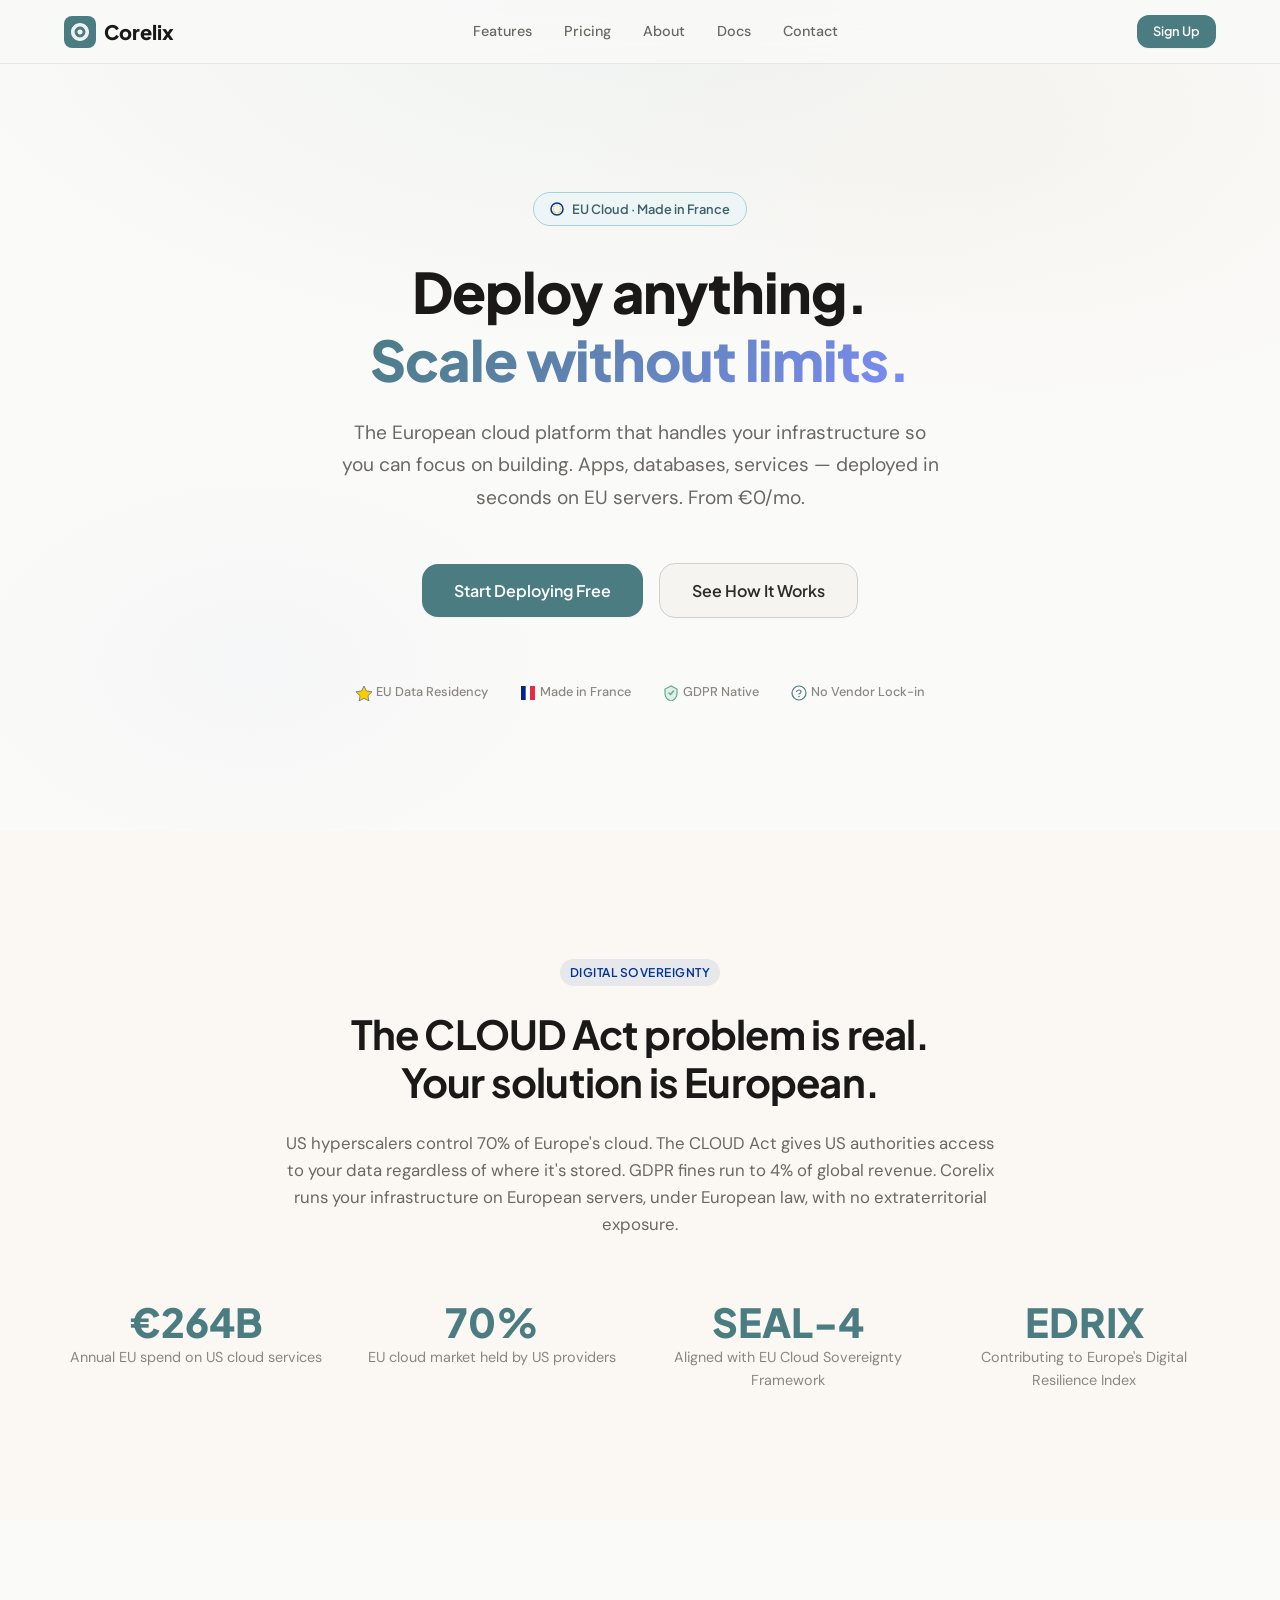
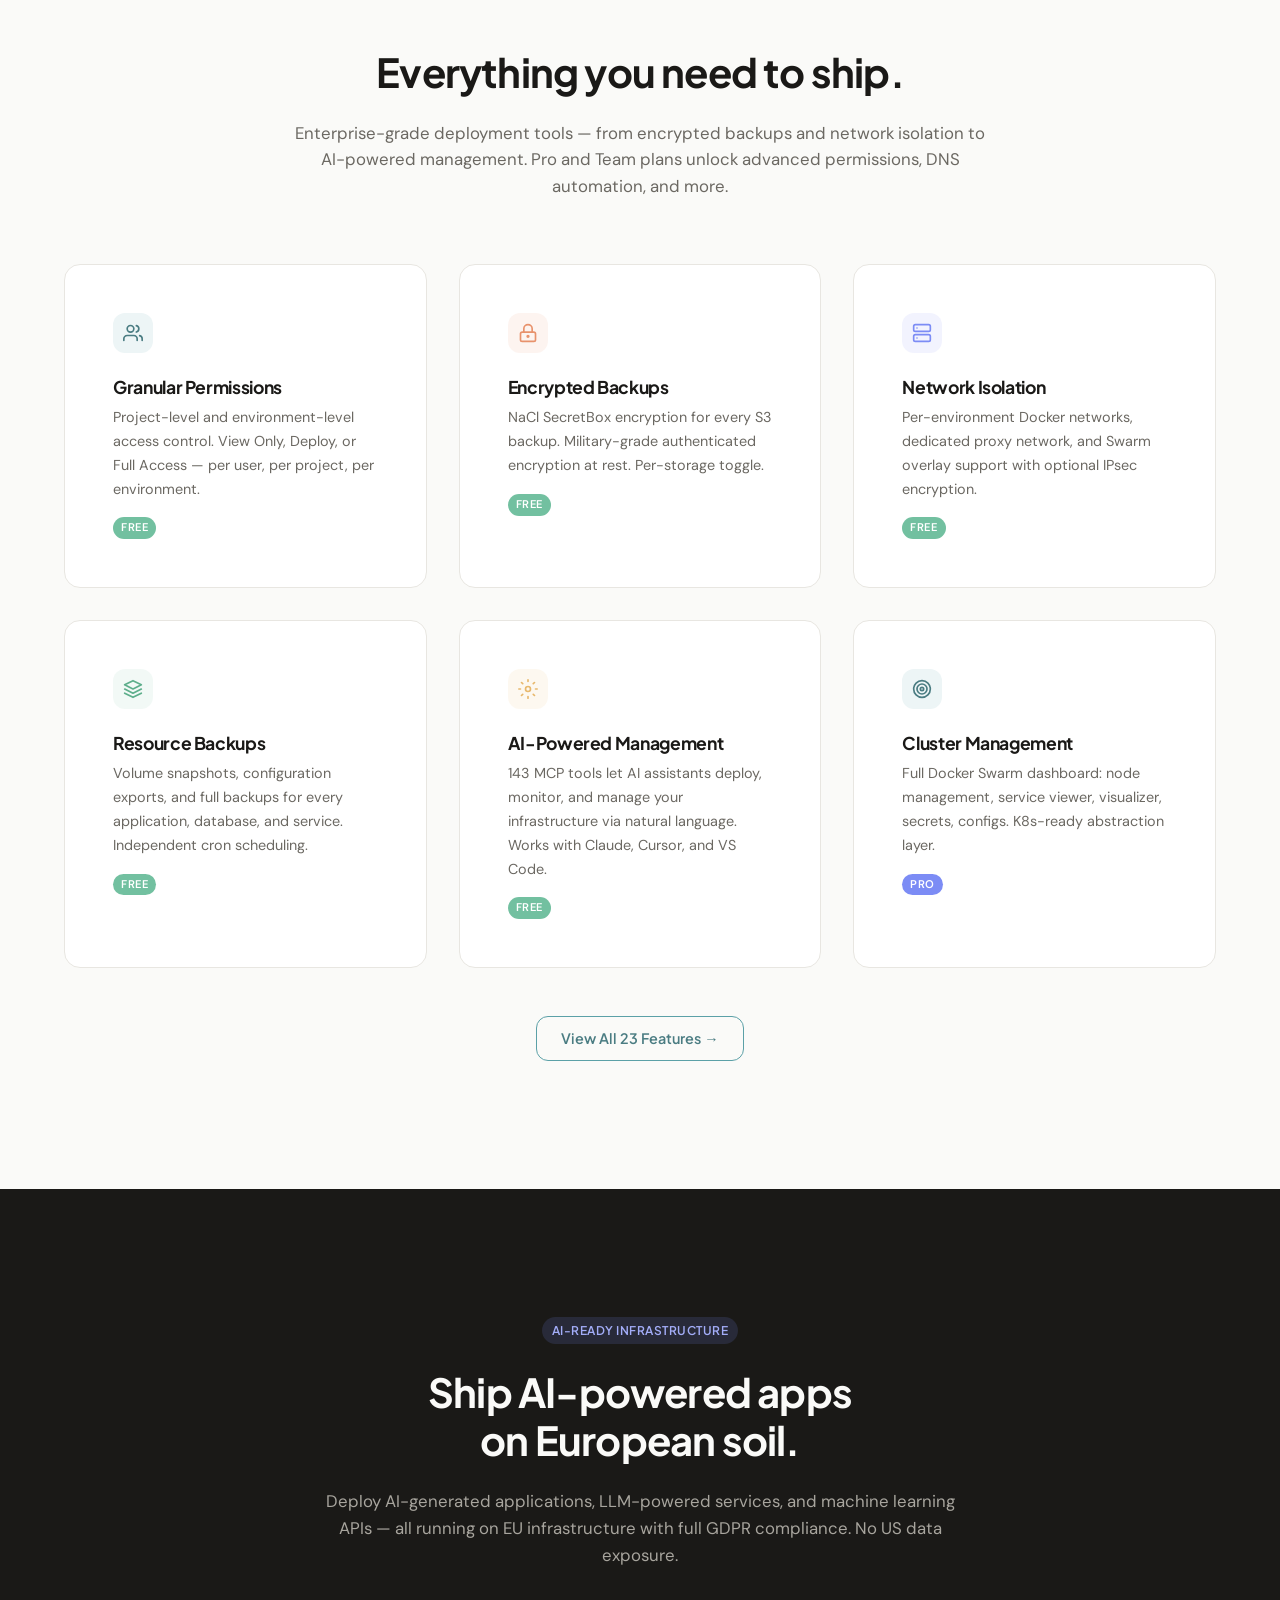
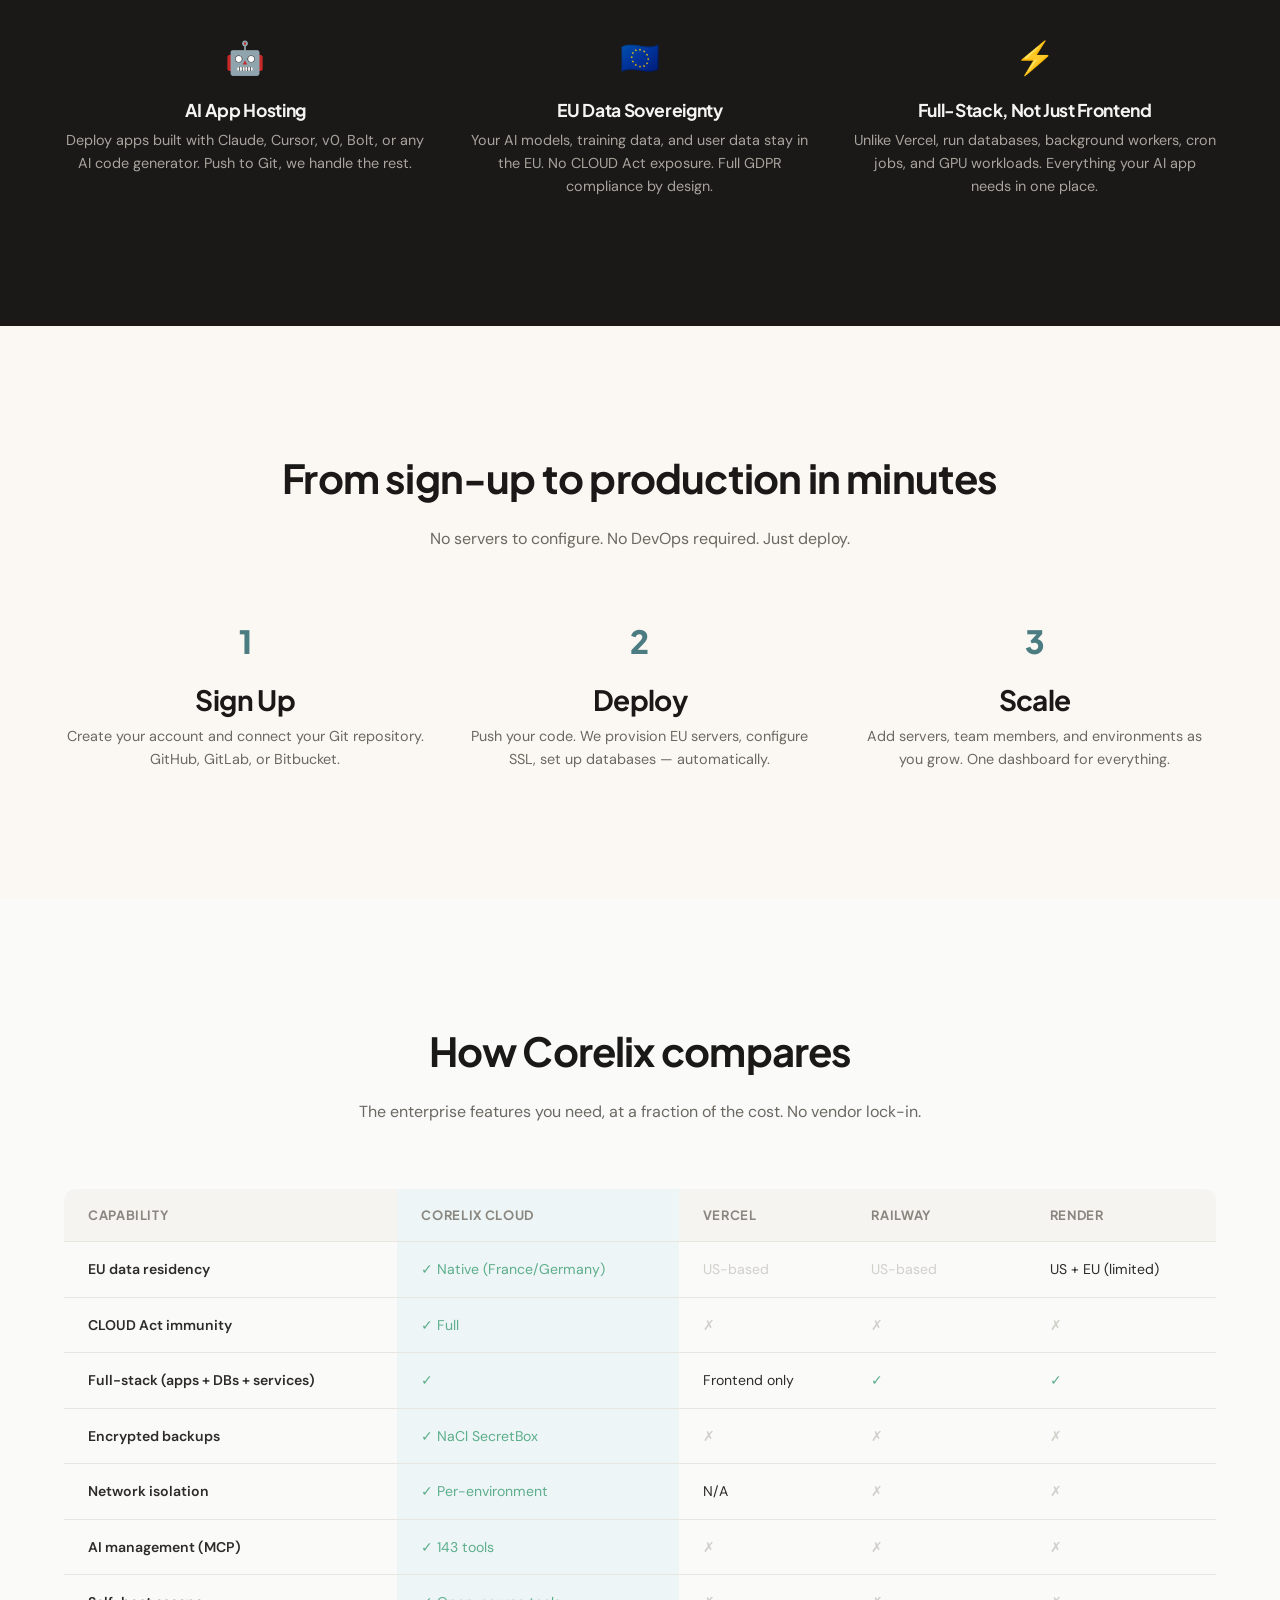
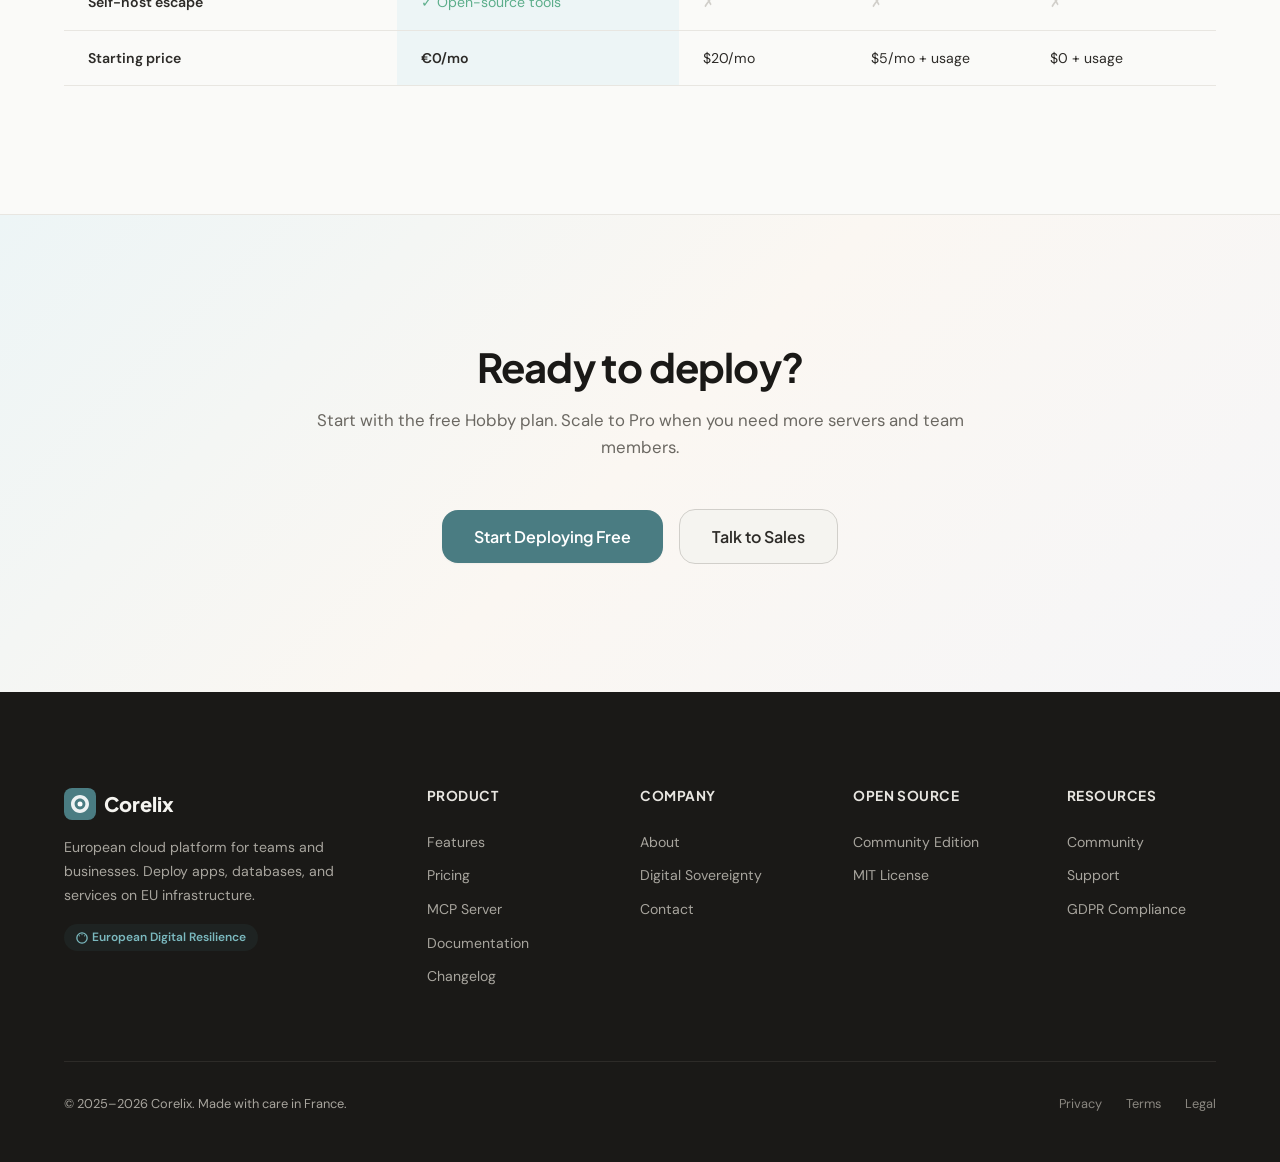
<file: index.html>
<!DOCTYPE html>
<html lang="en">
<head>
  <meta charset="utf-8">
  <meta name="viewport" content="width=device-width, initial-scale=1">
  <title>Corelix — European Cloud Platform · Deploy Anything</title>
  <meta name="description" content="Corelix is the European cloud platform that handles your infrastructure. Deploy apps, databases, and services on EU servers. Automated provisioning, encrypted backups, GDPR-native. From €0/mo.">
  <meta name="keywords" content="PaaS, European cloud, managed hosting, GDPR, cloud platform, Vercel alternative, Railway alternative, EU sovereignty, deploy apps, France">

  <!-- Open Graph -->
  <meta property="og:type" content="website">
  <meta property="og:url" content="https://corelix.io/">
  <meta property="og:title" content="Corelix — European Cloud Platform · Deploy Anything">
  <meta property="og:description" content="European cloud platform for deploying apps, databases, and services. Automated provisioning on EU servers. GDPR-native, made in France. From €0/mo.">
  <meta property="og:image" content="https://corelix.io/images/og-cover.png">
  <meta property="og:locale" content="en_US">

  <!-- Twitter -->
  <meta name="twitter:card" content="summary_large_image">
  <meta name="twitter:title" content="Corelix — European Cloud Platform · Deploy Anything">
  <meta name="twitter:description" content="European cloud platform for deploying apps, databases, and services on EU servers. GDPR-native, made in France. From €0/mo.">
  <meta name="twitter:image" content="https://corelix.io/images/og-cover.png">

  <!-- Canonical -->
  <link rel="canonical" href="https://corelix.io/">

  <link rel="icon" type="image/svg+xml" href="data:image/svg+xml,%3Csvg xmlns='http://www.w3.org/2000/svg' viewBox='0 0 32 32'%3E%3Crect width='32' height='32' rx='8' fill='%234A7C82'/%3E%3Cpath d='M16 7C11.03 7 7 11.03 7 16s4.03 9 9 9 9-4.03 9-9-4.03-9-9-9zm0 14.4c-2.98 0-5.4-2.42-5.4-5.4s2.42-5.4 5.4-5.4 5.4 2.42 5.4 5.4-2.42 5.4-5.4 5.4z' fill='white' opacity='0.9'/%3E%3Ccircle cx='16' cy='16' r='2.5' fill='white'/%3E%3C/svg%3E">
  <meta name="theme-color" content="#4A7C82">

  <!-- Styles -->
  <link rel="stylesheet" href="css/styles.css">

  <!-- Structured Data -->
  <script type="application/ld+json">
  {
    "@context": "https://schema.org",
    "@type": "SoftwareApplication",
    "name": "Corelix",
    "applicationCategory": "DeveloperApplication",
    "operatingSystem": "Web",
    "description": "European cloud platform for deploying apps, databases, and services on EU infrastructure. Managed hosting with automated provisioning, encrypted backups, and GDPR compliance.",
    "url": "https://corelix.io",
    "offers": [
      {
        "@type": "Offer",
        "price": "0",
        "priceCurrency": "EUR",
        "name": "Hobby",
        "description": "Free plan with 1 server, 3 apps, and 1 team member"
      },
      {
        "@type": "Offer",
        "price": "19",
        "priceCurrency": "EUR",
        "name": "Pro",
        "description": "Unlimited apps, 2 team members; managed servers from €12/mo"
      },
      {
        "@type": "Offer",
        "price": "49",
        "priceCurrency": "EUR",
        "name": "Team",
        "description": "Per-seat pricing with advanced features for growing teams"
      }
    ],
    "author": {
      "@type": "Organization",
      "name": "Corelix",
      "url": "https://corelix.io",
      "address": {
        "@type": "PostalAddress",
        "addressCountry": "FR"
      }
    },
    "featureList": [
      "Automated EU Server Provisioning",
      "Granular Permissions",
      "Encrypted S3 Backups",
      "Network Isolation",
      "MCP Server (143 AI Tools)",
      "DNS Provider Management",
      "Traefik Label Overrides",
      "Cluster Management",
      "Docker Registry Management",
      "Resource Backups",
      "Custom Template Sources",
      "Enhanced UI Themes",
      "Additional Build Types"
    ]
  }
  </script>
</head>
<body>
  <a href="#main" class="skip-link">Skip to main content</a>

  <!-- ====== Header ====== -->
  <header class="header" role="banner">
    <div class="header__inner">
      <a href="index.html" class="header__logo" aria-label="Corelix home">
        <svg class="header__logo-icon" viewBox="0 0 32 32" fill="none" xmlns="http://www.w3.org/2000/svg" aria-hidden="true">
          <rect width="32" height="32" rx="8" fill="#4A7C82"/>
          <path d="M16 7C11.03 7 7 11.03 7 16s4.03 9 9 9 9-4.03 9-9-4.03-9-9-9zm0 14.4c-2.98 0-5.4-2.42-5.4-5.4s2.42-5.4 5.4-5.4 5.4 2.42 5.4 5.4-2.42 5.4-5.4 5.4z" fill="white" opacity="0.9"/>
          <circle cx="16" cy="16" r="2.5" fill="white"/>
        </svg>
        Corelix
      </a>

      <nav class="header__nav" aria-label="Main navigation">
        <a href="features.html" class="header__link">Features</a>
        <a href="pricing.html" class="header__link">Pricing</a>
        <a href="about.html" class="header__link">About</a>
        <a href="https://docs.corelix.io" class="header__link" target="_blank" rel="noopener">Docs</a>
        <a href="contact.html" class="header__link">Contact</a>
      </nav>

      <div class="header__actions">
        <a href="https://app.corelix.io/register" class="btn btn--primary btn--sm">Sign Up</a>
      </div>

      <button class="header__mobile-toggle" aria-label="Toggle menu" aria-expanded="false">
        <svg width="24" height="24" viewBox="0 0 24 24" fill="none" stroke="currentColor" stroke-width="2" stroke-linecap="round"><line x1="3" y1="6" x2="21" y2="6"/><line x1="3" y1="12" x2="21" y2="12"/><line x1="3" y1="18" x2="21" y2="18"/></svg>
      </button>
    </div>
  </header>

  <!-- Mobile Nav -->
  <nav class="mobile-nav" aria-label="Mobile navigation">
    <a href="features.html" class="mobile-nav__link">Features</a>
    <a href="pricing.html" class="mobile-nav__link">Pricing</a>
    <a href="about.html" class="mobile-nav__link">About</a>
    <a href="https://docs.corelix.io" class="mobile-nav__link" target="_blank" rel="noopener">Docs</a>
    <a href="contact.html" class="mobile-nav__link">Contact</a>
    <a href="https://app.corelix.io/register" class="btn btn--primary btn--lg" style="margin-top:auto;">Sign Up</a>
  </nav>

  <main id="main">
    <!-- ====== Hero ====== -->
    <section class="hero">
      <div class="container">
        <div class="hero__badge animate-in">
          <svg width="14" height="14" viewBox="0 0 14 14" fill="none" aria-hidden="true"><circle cx="7" cy="7" r="6" stroke="#003399" stroke-width="1.5"/><circle cx="7" cy="3" r="0.8" fill="#FFCC00"/><circle cx="4" cy="4.5" r="0.8" fill="#FFCC00"/><circle cx="10" cy="4.5" r="0.8" fill="#FFCC00"/><circle cx="3.5" cy="7" r="0.8" fill="#FFCC00"/><circle cx="10.5" cy="7" r="0.8" fill="#FFCC00"/><circle cx="4" cy="9.5" r="0.8" fill="#FFCC00"/><circle cx="10" cy="9.5" r="0.8" fill="#FFCC00"/><circle cx="5.5" cy="11" r="0.8" fill="#FFCC00"/><circle cx="8.5" cy="11" r="0.8" fill="#FFCC00"/></svg>
          EU Cloud · Made in France
        </div>

        <h1 class="hero__title animate-in animate-in--delay-1">
          Deploy anything.<br><em>Scale without limits.</em>
        </h1>

        <p class="hero__subtitle animate-in animate-in--delay-2">
          The European cloud platform that handles your infrastructure so you can focus on building.
          Apps, databases, services — deployed in seconds on EU servers. From €0/mo.
        </p>

        <div class="hero__actions animate-in animate-in--delay-3">
          <a href="https://app.corelix.io/register" class="btn btn--primary btn--lg">Start Deploying Free</a>
          <a href="#how-it-works" class="btn btn--secondary btn--lg">See How It Works</a>
        </div>

        <div class="hero__trust animate-in animate-in--delay-4">
          <span class="hero__trust-item">
            <svg viewBox="0 0 16 16" fill="none"><path d="M8 1l2.5 5 5.5.8-4 3.9.9 5.3L8 13.3 3.1 16l.9-5.3-4-3.9L5.5 6z" fill="#FFCC00" stroke="#003399" stroke-width="0.5"/></svg>
            EU Data Residency
          </span>
          <span class="hero__trust-item">
            <svg viewBox="0 0 16 16" fill="none"><rect x="1" y="1" width="14" height="14" rx="2" fill="#002395"/><rect x="1" y="1" width="4.67" height="14" fill="#002395"/><rect x="5.67" y="1" width="4.67" height="14" fill="white"/><rect x="10.33" y="1" width="4.67" height="14" fill="#ED2939"/></svg>
            Made in France
          </span>
          <span class="hero__trust-item">
            <svg viewBox="0 0 16 16" fill="none"><path d="M8 1L2 4v4.5c0 3.5 2.6 6.7 6 7.5 3.4-.8 6-4 6-7.5V4L8 1z" fill="#5DAE8B" opacity="0.15"/><path d="M8 1L2 4v4.5c0 3.5 2.6 6.7 6 7.5 3.4-.8 6-4 6-7.5V4L8 1z" stroke="#5DAE8B" stroke-width="1.2" fill="none"/><path d="M6 8l1.5 1.5L10.5 6" stroke="#5DAE8B" stroke-width="1.5" stroke-linecap="round" stroke-linejoin="round"/></svg>
            GDPR Native
          </span>
          <span class="hero__trust-item">
            <svg viewBox="0 0 16 16" fill="none"><path d="M8 1a7 7 0 100 14A7 7 0 008 1z" stroke="#4A7C82" stroke-width="1.2" fill="none"/><path d="M5.5 6.5C6.33 5.17 7 5 8 5s2 .5 2 2c0 1-1 1.5-2 2" stroke="#4A7C82" stroke-width="1.2" stroke-linecap="round"/><circle cx="8" cy="11.5" r="0.75" fill="#4A7C82"/></svg>
            No Vendor Lock-in
          </span>
        </div>
      </div>
    </section>


    <!-- ====== Why EU Section ====== -->
    <section class="section section--cream" id="why-eu">
      <div class="container">
        <div class="text-center mb-3xl" data-animate>
          <span class="tag tag--eu">Digital Sovereignty</span>
          <h2 class="mt-lg">The CLOUD Act problem is real.<br>Your solution is European.</h2>
          <p class="mx-auto mt-lg" style="color:var(--color-neutral-600); font-size:1.05rem;">
            US hyperscalers control 70% of Europe's cloud. The CLOUD Act gives US authorities access to your data regardless of where it's stored.
            GDPR fines run to 4% of global revenue. Corelix runs your infrastructure on European servers, under European law, with no extraterritorial exposure.
          </p>
        </div>

        <div class="stats-grid" data-animate data-animate-delay="200">
          <div>
            <div class="stat__number">€264B</div>
            <div class="stat__label">Annual EU spend on US cloud services</div>
          </div>
          <div>
            <div class="stat__number">70%</div>
            <div class="stat__label">EU cloud market held by US providers</div>
          </div>
          <div>
            <div class="stat__number">SEAL-4</div>
            <div class="stat__label">Aligned with EU Cloud Sovereignty Framework</div>
          </div>
          <div>
            <div class="stat__number">EDRIX</div>
            <div class="stat__label">Contributing to Europe's Digital Resilience Index</div>
          </div>
        </div>
      </div>
    </section>


    <!-- ====== Features Highlight ====== -->
    <section class="section" id="features">
      <div class="container">
        <div class="text-center mb-3xl" data-animate>
          <h2>Everything you need to ship.</h2>
          <p class="mx-auto mt-lg" style="color:var(--color-neutral-600); font-size:1.05rem;">
            Enterprise-grade deployment tools — from encrypted backups and network isolation to AI-powered management. Pro and Team plans unlock advanced permissions, DNS automation, and more.
          </p>
        </div>

        <div class="features-grid">
          <div class="feature-card" data-animate data-animate-delay="0">
            <div class="feature-card__icon feature-card__icon--teal">
              <svg viewBox="0 0 24 24" fill="none" stroke="currentColor" stroke-width="2" stroke-linecap="round" stroke-linejoin="round"><path d="M17 21v-2a4 4 0 00-4-4H5a4 4 0 00-4 4v2"/><circle cx="9" cy="7" r="4"/><path d="M23 21v-2a4 4 0 00-3-3.87"/><path d="M16 3.13a4 4 0 010 7.75"/></svg>
            </div>
            <h3 class="feature-card__title">Granular Permissions</h3>
            <p class="feature-card__desc">Project-level and environment-level access control. View Only, Deploy, or Full Access — per user, per project, per environment.</p>
            <span class="feature-card__tag feature-card__tag--free">Free</span>
          </div>

          <div class="feature-card" data-animate data-animate-delay="100">
            <div class="feature-card__icon feature-card__icon--coral">
              <svg viewBox="0 0 24 24" fill="none" stroke="currentColor" stroke-width="2" stroke-linecap="round" stroke-linejoin="round"><rect x="3" y="11" width="18" height="11" rx="2" ry="2"/><path d="M7 11V7a5 5 0 0110 0v4"/><circle cx="12" cy="16" r="1"/></svg>
            </div>
            <h3 class="feature-card__title">Encrypted Backups</h3>
            <p class="feature-card__desc">NaCl SecretBox encryption for every S3 backup. Military-grade authenticated encryption at rest. Per-storage toggle.</p>
            <span class="feature-card__tag feature-card__tag--free">Free</span>
          </div>

          <div class="feature-card" data-animate data-animate-delay="200">
            <div class="feature-card__icon feature-card__icon--peri">
              <svg viewBox="0 0 24 24" fill="none" stroke="currentColor" stroke-width="2" stroke-linecap="round" stroke-linejoin="round"><rect x="2" y="2" width="20" height="8" rx="2"/><rect x="2" y="14" width="20" height="8" rx="2"/><line x1="6" y1="6" x2="6.01" y2="6"/><line x1="6" y1="18" x2="6.01" y2="18"/></svg>
            </div>
            <h3 class="feature-card__title">Network Isolation</h3>
            <p class="feature-card__desc">Per-environment Docker networks, dedicated proxy network, and Swarm overlay support with optional IPsec encryption.</p>
            <span class="feature-card__tag feature-card__tag--free">Free</span>
          </div>

          <div class="feature-card" data-animate data-animate-delay="300">
            <div class="feature-card__icon feature-card__icon--sage">
              <svg viewBox="0 0 24 24" fill="none" stroke="currentColor" stroke-width="2" stroke-linecap="round" stroke-linejoin="round"><path d="M12 2L2 7l10 5 10-5-10-5z"/><path d="M2 17l10 5 10-5"/><path d="M2 12l10 5 10-5"/></svg>
            </div>
            <h3 class="feature-card__title">Resource Backups</h3>
            <p class="feature-card__desc">Volume snapshots, configuration exports, and full backups for every application, database, and service. Independent cron scheduling.</p>
            <span class="feature-card__tag feature-card__tag--free">Free</span>
          </div>

          <div class="feature-card" data-animate data-animate-delay="400">
            <div class="feature-card__icon feature-card__icon--amber">
              <svg viewBox="0 0 24 24" fill="none" stroke="currentColor" stroke-width="2" stroke-linecap="round" stroke-linejoin="round"><circle cx="12" cy="12" r="3"/><path d="M12 1v2M12 21v2M4.22 4.22l1.42 1.42M18.36 18.36l1.42 1.42M1 12h2M21 12h2M4.22 19.78l1.42-1.42M18.36 5.64l1.42-1.42"/></svg>
            </div>
            <h3 class="feature-card__title">AI-Powered Management</h3>
            <p class="feature-card__desc">143 MCP tools let AI assistants deploy, monitor, and manage your infrastructure via natural language. Works with Claude, Cursor, and VS Code.</p>
            <span class="feature-card__tag feature-card__tag--free">Free</span>
          </div>

          <div class="feature-card" data-animate data-animate-delay="500">
            <div class="feature-card__icon feature-card__icon--teal">
              <svg viewBox="0 0 24 24" fill="none" stroke="currentColor" stroke-width="2" stroke-linecap="round" stroke-linejoin="round"><circle cx="12" cy="12" r="10"/><circle cx="12" cy="12" r="6"/><circle cx="12" cy="12" r="2"/></svg>
            </div>
            <h3 class="feature-card__title">Cluster Management</h3>
            <p class="feature-card__desc">Full Docker Swarm dashboard: node management, service viewer, visualizer, secrets, configs. K8s-ready abstraction layer.</p>
            <span class="feature-card__tag feature-card__tag--pro">Pro</span>
          </div>
        </div>

        <div class="text-center mt-lg" style="margin-top:var(--space-2xl);" data-animate>
          <a href="features.html" class="btn btn--outline">View All 23 Features →</a>
        </div>
      </div>
    </section>


    <!-- ====== AI on EU Infrastructure ====== -->
    <section class="section section--dark" id="ai-apps">
      <div class="container">
        <div class="text-center mb-3xl" data-animate>
          <span class="tag" style="background:rgba(124,140,245,0.15); color:var(--color-peri-300);">AI-Ready Infrastructure</span>
          <h2 class="mt-lg" style="color:var(--color-neutral-50);">Ship AI-powered apps<br>on European soil.</h2>
          <p class="mx-auto mt-lg" style="color:var(--color-neutral-400); font-size:1.05rem; max-width:640px;">
            Deploy AI-generated applications, LLM-powered services, and machine learning APIs — all running on EU infrastructure with full GDPR compliance. No US data exposure.
          </p>
        </div>
        <div class="grid-3" data-animate data-animate-delay="200">
          <div style="text-align:center;">
            <div style="font-size:2rem; margin-bottom:var(--space-md);">🤖</div>
            <h3 style="color:var(--color-neutral-100); font-size:1.1rem; margin-bottom:var(--space-sm);">AI App Hosting</h3>
            <p style="color:var(--color-neutral-400); font-size:0.9rem;">Deploy apps built with Claude, Cursor, v0, Bolt, or any AI code generator. Push to Git, we handle the rest.</p>
          </div>
          <div style="text-align:center;">
            <div style="font-size:2rem; margin-bottom:var(--space-md);">🇪🇺</div>
            <h3 style="color:var(--color-neutral-100); font-size:1.1rem; margin-bottom:var(--space-sm);">EU Data Sovereignty</h3>
            <p style="color:var(--color-neutral-400); font-size:0.9rem;">Your AI models, training data, and user data stay in the EU. No CLOUD Act exposure. Full GDPR compliance by design.</p>
          </div>
          <div style="text-align:center;">
            <div style="font-size:2rem; margin-bottom:var(--space-md);">⚡</div>
            <h3 style="color:var(--color-neutral-100); font-size:1.1rem; margin-bottom:var(--space-sm);">Full-Stack, Not Just Frontend</h3>
            <p style="color:var(--color-neutral-400); font-size:0.9rem;">Unlike Vercel, run databases, background workers, cron jobs, and GPU workloads. Everything your AI app needs in one place.</p>
          </div>
        </div>
      </div>
    </section>


    <!-- ====== How It Works ====== -->
    <section class="section section--cream" id="how-it-works">
      <div class="container">
        <div class="text-center mb-3xl" data-animate>
          <h2>From sign-up to production in minutes</h2>
          <p class="mx-auto mt-lg" style="color:var(--color-neutral-600);">
            No servers to configure. No DevOps required. Just deploy.
          </p>
        </div>

        <div class="grid-3" data-animate data-animate-delay="200">
          <div class="text-center">
            <div style="font-family:var(--font-display); font-size:2rem; font-weight:800; color:var(--color-primary-500); margin-bottom:var(--space-md);">1</div>
            <h3>Sign Up</h3>
            <p style="color:var(--color-neutral-600); font-size:0.9rem; margin-top:var(--space-sm);">Create your account and connect your Git repository. GitHub, GitLab, or Bitbucket.</p>
          </div>
          <div class="text-center">
            <div style="font-family:var(--font-display); font-size:2rem; font-weight:800; color:var(--color-primary-500); margin-bottom:var(--space-md);">2</div>
            <h3>Deploy</h3>
            <p style="color:var(--color-neutral-600); font-size:0.9rem; margin-top:var(--space-sm);">Push your code. We provision EU servers, configure SSL, set up databases — automatically.</p>
          </div>
          <div class="text-center">
            <div style="font-family:var(--font-display); font-size:2rem; font-weight:800; color:var(--color-primary-500); margin-bottom:var(--space-md);">3</div>
            <h3>Scale</h3>
            <p style="color:var(--color-neutral-600); font-size:0.9rem; margin-top:var(--space-sm);">Add servers, team members, and environments as you grow. One dashboard for everything.</p>
          </div>
        </div>
      </div>
    </section>


    <!-- ====== Comparison ====== -->
    <section class="section" id="comparison">
      <div class="container">
        <div class="text-center mb-3xl" data-animate>
          <h2>How Corelix compares</h2>
          <p class="mx-auto mt-lg" style="color:var(--color-neutral-600);">
            The enterprise features you need, at a fraction of the cost. No vendor lock-in.
          </p>
        </div>

        <div style="overflow-x:auto;" data-animate data-animate-delay="200">
          <table class="comparison-table">
            <thead>
              <tr>
                <th scope="col">Capability</th>
                <th scope="col" class="highlight-col">Corelix Cloud</th>
                <th scope="col">Vercel</th>
                <th scope="col">Railway</th>
                <th scope="col">Render</th>
              </tr>
            </thead>
            <tbody>
              <tr>
                <td>EU data residency</td>
                <td class="highlight-col"><span class="check">✓ Native (France/Germany)</span></td>
                <td><span class="cross">US-based</span></td>
                <td><span class="cross">US-based</span></td>
                <td>US + EU (limited)</td>
              </tr>
              <tr>
                <td>CLOUD Act immunity</td>
                <td class="highlight-col"><span class="check">✓ Full</span></td>
                <td><span class="cross">✗</span></td>
                <td><span class="cross">✗</span></td>
                <td><span class="cross">✗</span></td>
              </tr>
              <tr>
                <td>Full-stack (apps + DBs + services)</td>
                <td class="highlight-col"><span class="check">✓</span></td>
                <td>Frontend only</td>
                <td><span class="check">✓</span></td>
                <td><span class="check">✓</span></td>
              </tr>
              <tr>
                <td>Encrypted backups</td>
                <td class="highlight-col"><span class="check">✓ NaCl SecretBox</span></td>
                <td><span class="cross">✗</span></td>
                <td><span class="cross">✗</span></td>
                <td><span class="cross">✗</span></td>
              </tr>
              <tr>
                <td>Network isolation</td>
                <td class="highlight-col"><span class="check">✓ Per-environment</span></td>
                <td>N/A</td>
                <td><span class="cross">✗</span></td>
                <td><span class="cross">✗</span></td>
              </tr>
              <tr>
                <td>AI management (MCP)</td>
                <td class="highlight-col"><span class="check">✓ 143 tools</span></td>
                <td><span class="cross">✗</span></td>
                <td><span class="cross">✗</span></td>
                <td><span class="cross">✗</span></td>
              </tr>
              <tr>
                <td>Self-host escape</td>
                <td class="highlight-col"><span class="check">✓ Open-source tools</span></td>
                <td><span class="cross">✗</span></td>
                <td><span class="cross">✗</span></td>
                <td><span class="cross">✗</span></td>
              </tr>
              <tr>
                <td>Starting price</td>
                <td class="highlight-col"><strong>€0/mo</strong></td>
                <td>$20/mo</td>
                <td>$5/mo + usage</td>
                <td>$0 + usage</td>
              </tr>
            </tbody>
          </table>
        </div>
      </div>
    </section>


    <!-- ====== CTA ====== -->
    <section class="cta-section">
      <div class="container" data-animate>
        <h2>Ready to deploy?</h2>
        <p>Start with the free Hobby plan. Scale to Pro when you need more servers and team members.</p>
        <div class="flex items-center justify-center gap-md" style="flex-wrap:wrap;">
          <a href="https://app.corelix.io/register" class="btn btn--primary btn--lg">Start Deploying Free</a>
          <a href="contact.html" class="btn btn--secondary btn--lg">Talk to Sales</a>
        </div>
      </div>
    </section>
  </main>


  <!-- ====== Footer ====== -->
  <footer class="footer" role="contentinfo">
    <div class="container">
      <div class="footer__grid">
        <div class="footer__brand">
          <a href="index.html" class="header__logo" style="color:var(--color-neutral-100);">
            <svg class="header__logo-icon" viewBox="0 0 32 32" fill="none" aria-hidden="true">
              <rect width="32" height="32" rx="8" fill="#4A7C82"/>
              <path d="M16 7C11.03 7 7 11.03 7 16s4.03 9 9 9 9-4.03 9-9-4.03-9-9-9zm0 14.4c-2.98 0-5.4-2.42-5.4-5.4s2.42-5.4 5.4-5.4 5.4 2.42 5.4 5.4-2.42 5.4-5.4 5.4z" fill="white" opacity="0.9"/>
              <circle cx="16" cy="16" r="2.5" fill="white"/>
            </svg>
            Corelix
          </a>
          <p>European cloud platform for teams and businesses. Deploy apps, databases, and services on EU infrastructure.</p>
          <div class="footer__eu-badge">
            <svg width="12" height="12" viewBox="0 0 14 14" fill="none"><circle cx="7" cy="7" r="6" stroke="currentColor" stroke-width="1.5"/><circle cx="7" cy="3" r="0.7" fill="currentColor"/><circle cx="4" cy="4.5" r="0.7" fill="currentColor"/><circle cx="10" cy="4.5" r="0.7" fill="currentColor"/></svg>
            European Digital Resilience
          </div>
        </div>

        <div>
          <h4 class="footer__col-title">Product</h4>
          <ul class="footer__links">
            <li><a href="features.html">Features</a></li>
            <li><a href="pricing.html">Pricing</a></li>
            <li><a href="features.html#mcp-server">MCP Server</a></li>
            <li><a href="https://docs.corelix.io" target="_blank" rel="noopener">Documentation</a></li>
            <li><a href="https://github.com/amirhmoradi/coolify-enhanced/releases" target="_blank" rel="noopener">Changelog</a></li>
          </ul>
        </div>

        <div>
          <h4 class="footer__col-title">Company</h4>
          <ul class="footer__links">
            <li><a href="about.html">About</a></li>
            <li><a href="about.html#sovereignty">Digital Sovereignty</a></li>
            <li><a href="contact.html">Contact</a></li>
          </ul>
        </div>

        <div>
          <h4 class="footer__col-title">Open Source</h4>
          <ul class="footer__links">
            <li><a href="https://github.com/amirhmoradi/coolify-enhanced" target="_blank" rel="noopener">Community Edition</a></li>
            <li><a href="https://github.com/amirhmoradi/coolify-enhanced/blob/main/LICENSE" target="_blank" rel="noopener">MIT License</a></li>
          </ul>
        </div>

        <div>
          <h4 class="footer__col-title">Resources</h4>
          <ul class="footer__links">
            <li><a href="https://community.corelix.io" target="_blank" rel="noopener">Community</a></li>
            <li><a href="contact.html">Support</a></li>
            <li><a href="about.html#gdpr">GDPR Compliance</a></li>
          </ul>
        </div>
      </div>

      <div class="footer__bottom">
        <p>&copy; 2025–2026 Corelix. Made with care in France.</p>
        <div class="footer__bottom-links">
          <a href="privacy.html">Privacy</a>
          <a href="terms.html">Terms</a>
          <a href="legal.html">Legal</a>
        </div>
      </div>
    </div>
  </footer>

  <!-- Analytics: OpenPanel (self-hosted) -->
  <script defer src="https://openpanel.corelix.io/op.js" data-website-id="corelix-io"></script>

  <script src="js/main.js"></script>
</body>
</html>
</file>
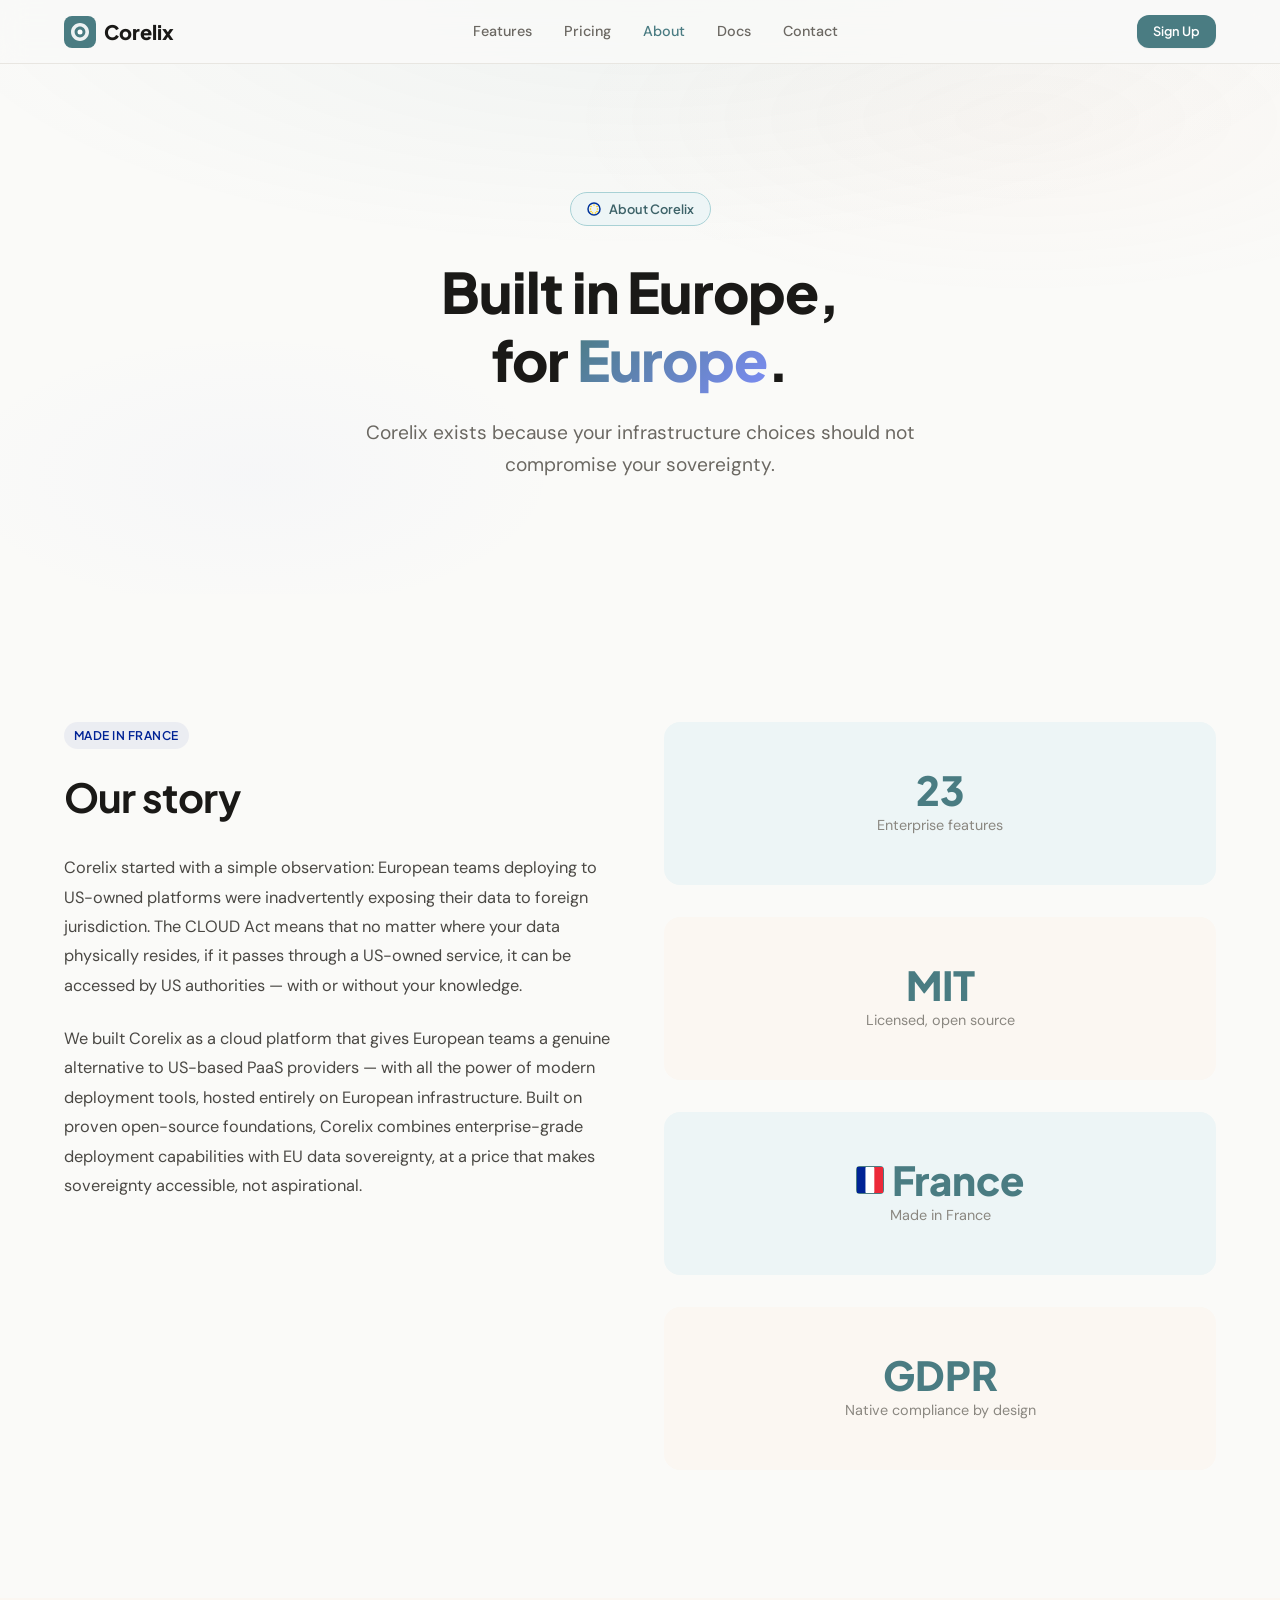
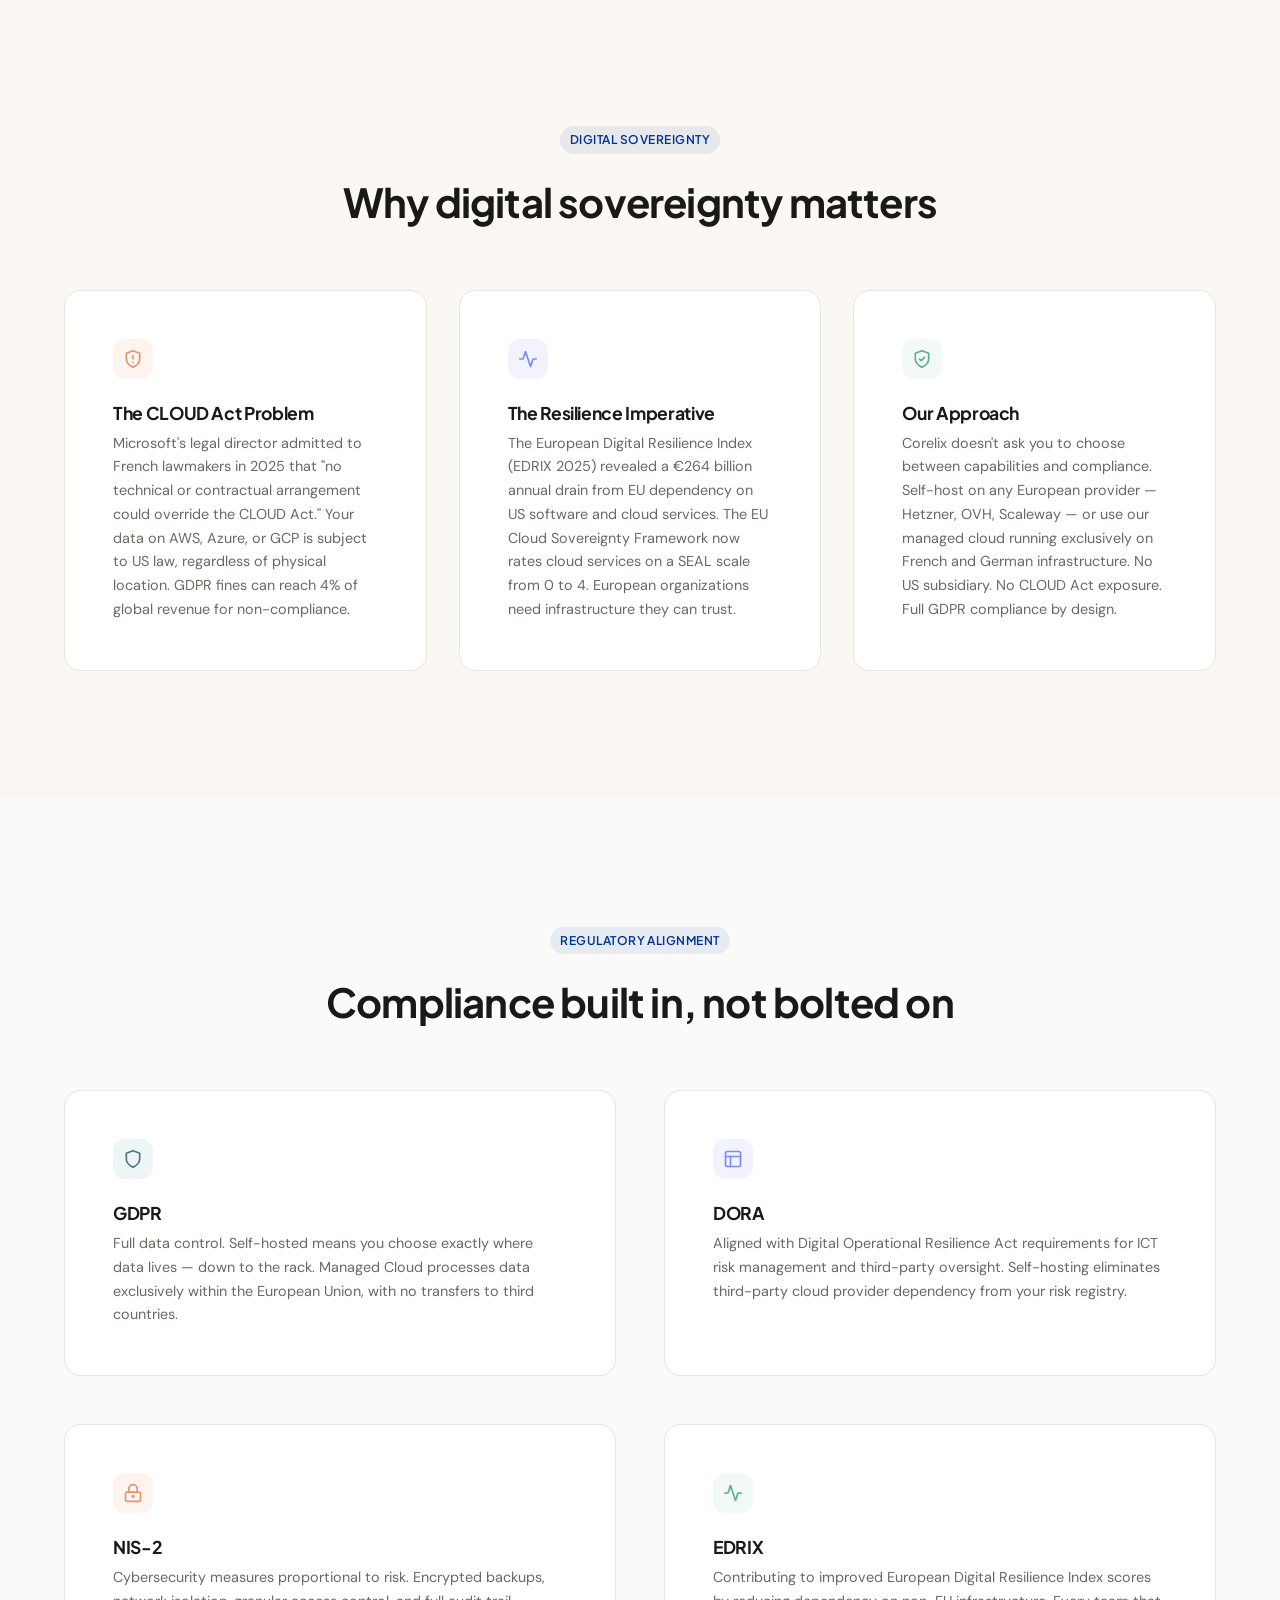
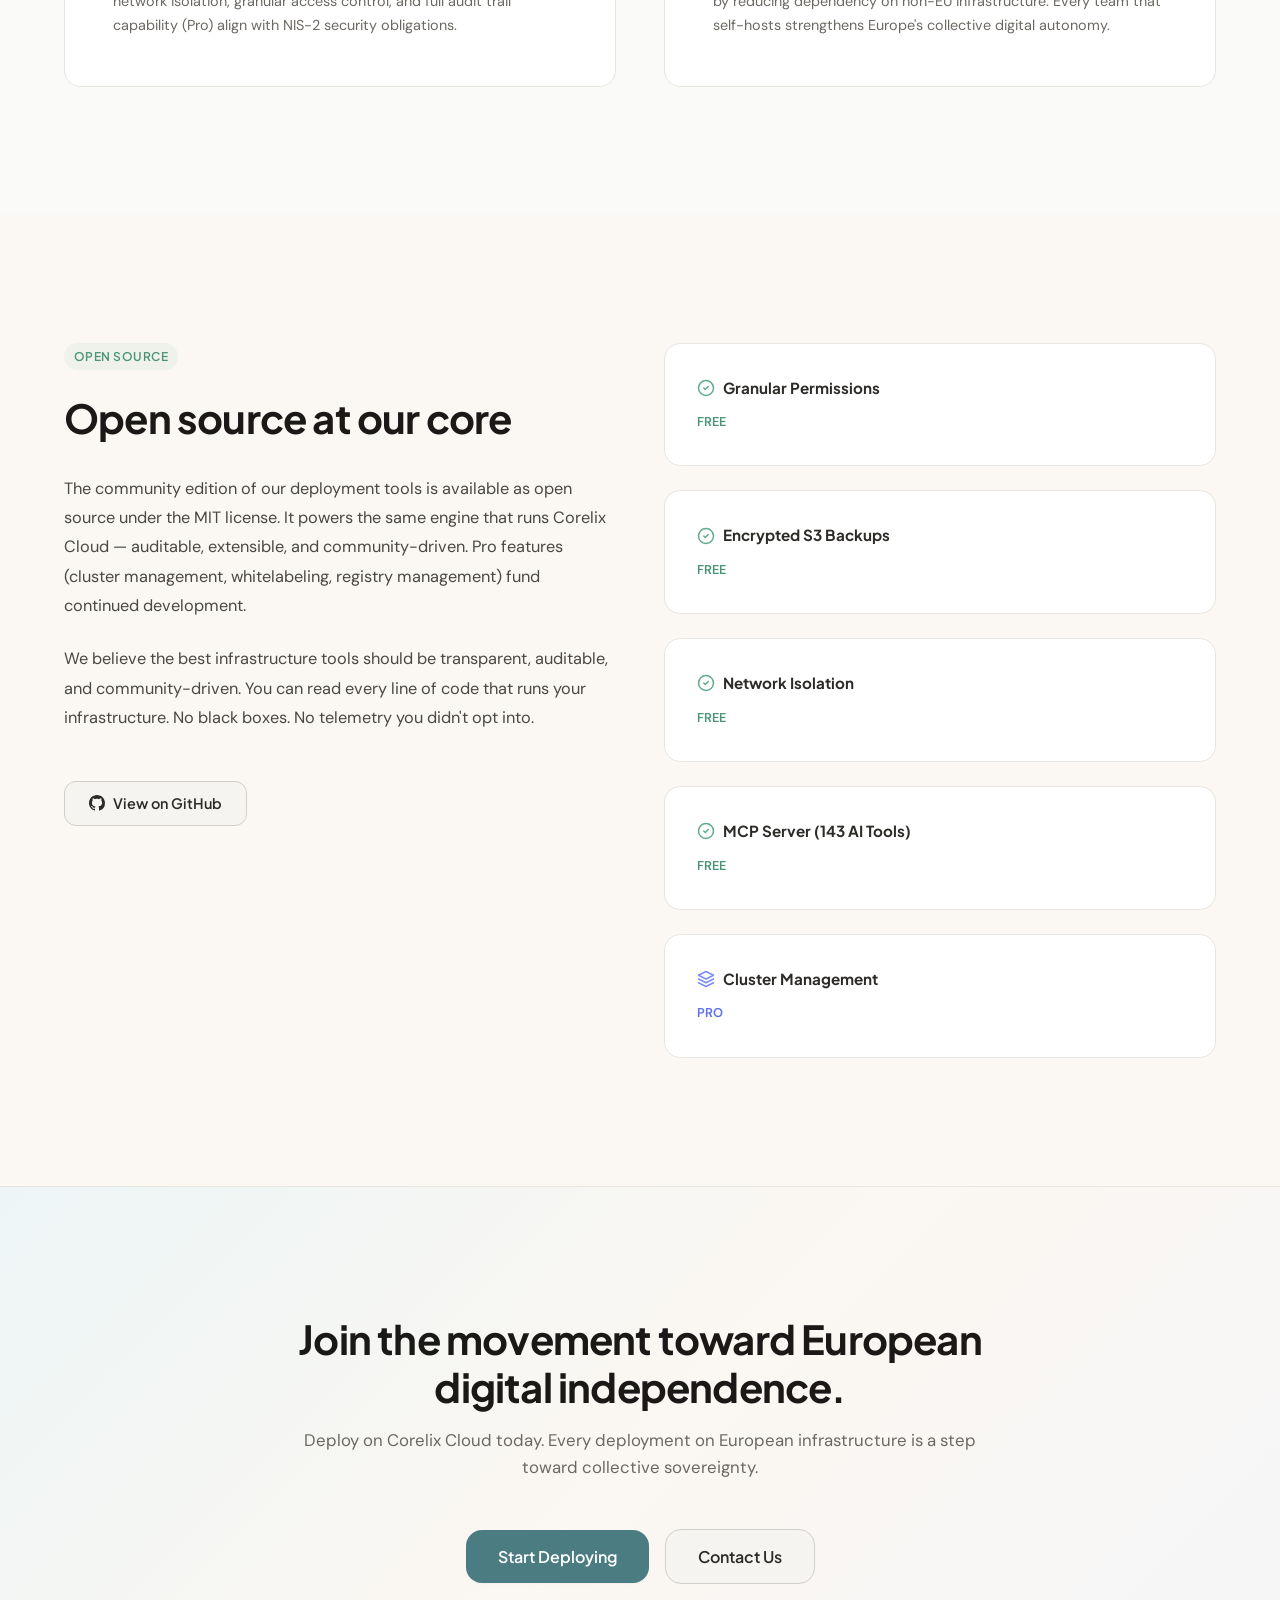
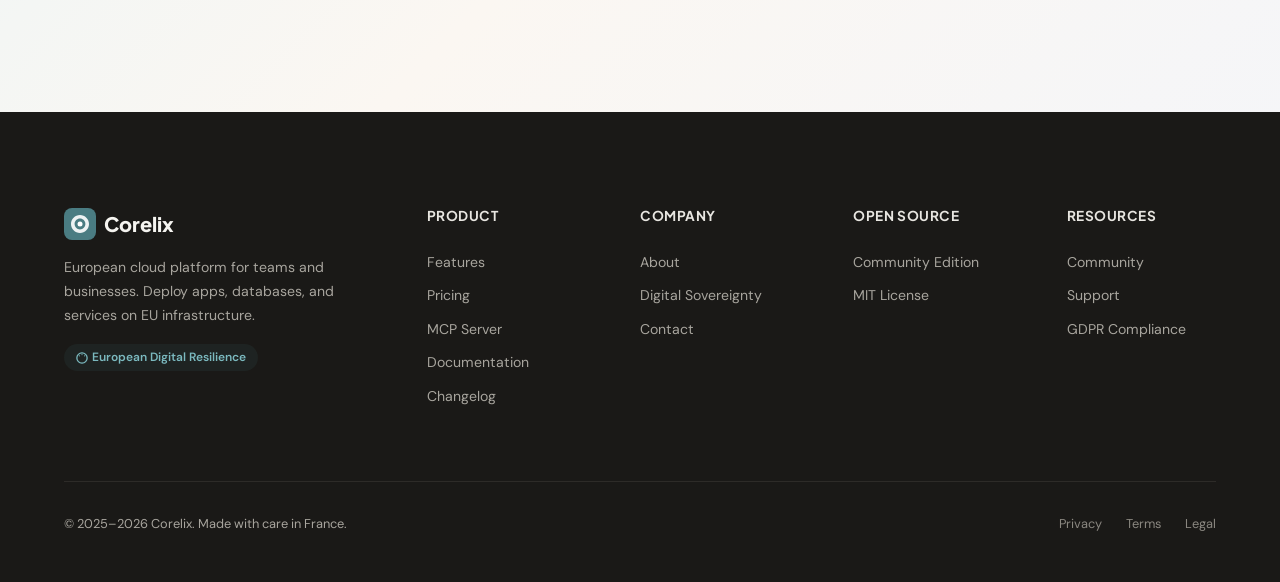
<file: about.html>
<!DOCTYPE html>
<html lang="en">
<head>
  <meta charset="utf-8">
  <meta name="viewport" content="width=device-width, initial-scale=1">
  <title>About Corelix — European Digital Resilience for Every Team</title>
  <meta name="description" content="Corelix is an EU-native PaaS made in France, built for digital sovereignty and resilience. Learn why European infrastructure independence matters and how Corelix helps.">
  <meta name="keywords" content="Corelix, about, European PaaS, digital sovereignty, GDPR, CLOUD Act, EDRIX, France, open source, self-hosted">

  <!-- Open Graph -->
  <meta property="og:type" content="website">
  <meta property="og:url" content="https://corelix.io/about.html">
  <meta property="og:title" content="About Corelix — European Digital Resilience for Every Team">
  <meta property="og:description" content="EU-native PaaS made in France, built for digital sovereignty and resilience. Learn why European infrastructure independence matters.">
  <meta property="og:image" content="https://corelix.io/images/og-cover.png">
  <meta property="og:locale" content="en_US">

  <!-- Twitter -->
  <meta name="twitter:card" content="summary_large_image">
  <meta name="twitter:title" content="About Corelix — European Digital Resilience for Every Team">
  <meta name="twitter:description" content="EU-native PaaS made in France. Digital sovereignty and resilience for every team.">
  <meta name="twitter:image" content="https://corelix.io/images/og-cover.png">

  <!-- Canonical -->
  <link rel="canonical" href="https://corelix.io/about.html">

  <link rel="icon" type="image/svg+xml" href="data:image/svg+xml,%3Csvg xmlns='http://www.w3.org/2000/svg' viewBox='0 0 32 32'%3E%3Crect width='32' height='32' rx='8' fill='%234A7C82'/%3E%3Cpath d='M16 7C11.03 7 7 11.03 7 16s4.03 9 9 9 9-4.03 9-9-4.03-9-9-9zm0 14.4c-2.98 0-5.4-2.42-5.4-5.4s2.42-5.4 5.4-5.4 5.4 2.42 5.4 5.4-2.42 5.4-5.4 5.4z' fill='white' opacity='0.9'/%3E%3Ccircle cx='16' cy='16' r='2.5' fill='white'/%3E%3C/svg%3E">
  <meta name="theme-color" content="#4A7C82">

  <!-- Styles -->
  <link rel="stylesheet" href="css/styles.css">

  <!-- Structured Data -->
  <script type="application/ld+json">
  {
    "@context": "https://schema.org",
    "@type": "AboutPage",
    "name": "About Corelix",
    "description": "Corelix is an EU-native PaaS made in France, built for digital sovereignty and resilience.",
    "url": "https://corelix.io/about.html",
    "mainEntity": {
      "@type": "Organization",
      "name": "Corelix",
      "url": "https://corelix.io",
      "foundingLocation": {
        "@type": "Place",
        "name": "France"
      },
      "address": {
        "@type": "PostalAddress",
        "addressCountry": "FR"
      },
      "description": "EU-native Platform-as-a-Service built for digital resilience. Open source, made in France.",
      "knowsAbout": ["PaaS", "Digital Sovereignty", "GDPR", "Cloud Infrastructure", "Self-Hosting"]
    }
  }
  </script>
</head>
<body>
  <a href="#main" class="skip-link">Skip to main content</a>

  <!-- ====== Header ====== -->
  <header class="header" role="banner">
    <div class="header__inner">
      <a href="index.html" class="header__logo" aria-label="Corelix home">
        <svg class="header__logo-icon" viewBox="0 0 32 32" fill="none" xmlns="http://www.w3.org/2000/svg" aria-hidden="true">
          <rect width="32" height="32" rx="8" fill="#4A7C82"/>
          <path d="M16 7C11.03 7 7 11.03 7 16s4.03 9 9 9 9-4.03 9-9-4.03-9-9-9zm0 14.4c-2.98 0-5.4-2.42-5.4-5.4s2.42-5.4 5.4-5.4 5.4 2.42 5.4 5.4-2.42 5.4-5.4 5.4z" fill="white" opacity="0.9"/>
          <circle cx="16" cy="16" r="2.5" fill="white"/>
        </svg>
        Corelix
      </a>

      <nav class="header__nav" aria-label="Main navigation">
        <a href="features.html" class="header__link">Features</a>
        <a href="pricing.html" class="header__link">Pricing</a>
        <a href="about.html" class="header__link header__link--active">About</a>
        <a href="https://docs.corelix.io" class="header__link" target="_blank" rel="noopener">Docs</a>
        <a href="contact.html" class="header__link">Contact</a>
      </nav>

      <div class="header__actions">
        <a href="https://app.corelix.io/register" class="btn btn--primary btn--sm">Sign Up</a>
      </div>

      <button class="header__mobile-toggle" aria-label="Toggle menu" aria-expanded="false">
        <svg width="24" height="24" viewBox="0 0 24 24" fill="none" stroke="currentColor" stroke-width="2" stroke-linecap="round"><line x1="3" y1="6" x2="21" y2="6"/><line x1="3" y1="12" x2="21" y2="12"/><line x1="3" y1="18" x2="21" y2="18"/></svg>
      </button>
    </div>
  </header>

  <!-- Mobile Nav -->
  <nav class="mobile-nav" aria-label="Mobile navigation">
    <a href="features.html" class="mobile-nav__link">Features</a>
    <a href="pricing.html" class="mobile-nav__link">Pricing</a>
    <a href="about.html" class="mobile-nav__link">About</a>
    <a href="https://docs.corelix.io" class="mobile-nav__link" target="_blank" rel="noopener">Docs</a>
    <a href="contact.html" class="mobile-nav__link">Contact</a>
    <a href="https://app.corelix.io/register" class="btn btn--primary btn--lg" style="margin-top:auto;">Sign Up</a>
  </nav>

  <main id="main">
    <!-- ====== Hero (Small) ====== -->
    <section class="hero" style="padding-bottom:var(--space-3xl);">
      <div class="container">
        <div class="hero__badge animate-in">
          <svg width="14" height="14" viewBox="0 0 14 14" fill="none" aria-hidden="true"><circle cx="7" cy="7" r="6" stroke="#003399" stroke-width="1.5"/><circle cx="7" cy="3" r="0.8" fill="#FFCC00"/><circle cx="4" cy="4.5" r="0.8" fill="#FFCC00"/><circle cx="10" cy="4.5" r="0.8" fill="#FFCC00"/><circle cx="3.5" cy="7" r="0.8" fill="#FFCC00"/><circle cx="10.5" cy="7" r="0.8" fill="#FFCC00"/><circle cx="4" cy="9.5" r="0.8" fill="#FFCC00"/><circle cx="10" cy="9.5" r="0.8" fill="#FFCC00"/><circle cx="5.5" cy="11" r="0.8" fill="#FFCC00"/><circle cx="8.5" cy="11" r="0.8" fill="#FFCC00"/></svg>
          About Corelix
        </div>

        <h1 class="hero__title animate-in animate-in--delay-1">
          Built in Europe,<br>for <em>Europe</em>.
        </h1>

        <p class="hero__subtitle animate-in animate-in--delay-2">
          Corelix exists because your infrastructure choices should not compromise your sovereignty.
        </p>
      </div>
    </section>


    <!-- ====== Our Story ====== -->
    <section class="section" id="story">
      <div class="container">
        <div class="grid-2" data-animate>
          <div>
            <span class="tag tag--france" style="margin-bottom:var(--space-lg); display:inline-flex;">Made in France</span>
            <h2 style="margin-bottom:var(--space-xl);">Our story</h2>
            <p style="color:var(--color-neutral-700); font-size:1.02rem; line-height:1.8; margin-bottom:var(--space-lg);">
              Corelix started with a simple observation: European teams deploying to US-owned platforms were inadvertently exposing their data to foreign jurisdiction. The CLOUD Act means that no matter where your data physically resides, if it passes through a US-owned service, it can be accessed by US authorities — with or without your knowledge.
            </p>
            <p style="color:var(--color-neutral-700); font-size:1.02rem; line-height:1.8; margin-bottom:var(--space-lg);">
              We built Corelix as a cloud platform that gives European teams a genuine alternative to US-based PaaS providers — with all the power of modern deployment tools, hosted entirely on European infrastructure. Built on proven open-source foundations, Corelix combines enterprise-grade deployment capabilities with EU data sovereignty, at a price that makes sovereignty accessible, not aspirational.
            </p>
          </div>

          <div style="display:flex; flex-direction:column; gap:var(--space-xl); justify-content:center;">
            <div style="background:var(--color-primary-50); border-radius:var(--radius-xl); padding:var(--space-2xl); text-align:center;" data-animate data-animate-delay="100">
              <div class="stat__number">23</div>
              <div class="stat__label">Enterprise features</div>
            </div>
            <div style="background:var(--color-cream-100); border-radius:var(--radius-xl); padding:var(--space-2xl); text-align:center;" data-animate data-animate-delay="200">
              <div class="stat__number">MIT</div>
              <div class="stat__label">Licensed, open source</div>
            </div>
            <div style="background:var(--color-primary-50); border-radius:var(--radius-xl); padding:var(--space-2xl); text-align:center;" data-animate data-animate-delay="300">
              <div class="stat__number" style="display:flex; align-items:center; justify-content:center; gap:var(--space-sm);">
                <svg width="28" height="28" viewBox="0 0 14 14" fill="none" aria-hidden="true"><rect x="0.5" y="0.5" width="13" height="13" rx="1.5" fill="none" stroke="var(--color-primary-500)" stroke-width="1"/><rect x="0.5" y="0.5" width="4.33" height="13" fill="#002395" rx="0"/><rect x="4.83" y="0.5" width="4.33" height="13" fill="white"/><rect x="9.17" y="0.5" width="4.33" height="13" fill="#ED2939" rx="0"/></svg>
                France
              </div>
              <div class="stat__label">Made in France</div>
            </div>
            <div style="background:var(--color-cream-100); border-radius:var(--radius-xl); padding:var(--space-2xl); text-align:center;" data-animate data-animate-delay="400">
              <div class="stat__number">GDPR</div>
              <div class="stat__label">Native compliance by design</div>
            </div>
          </div>
        </div>
      </div>
    </section>


    <!-- ====== Digital Sovereignty ====== -->
    <section class="section section--cream" id="sovereignty">
      <div class="container">
        <div class="text-center mb-3xl" data-animate>
          <span class="tag tag--eu">Digital Sovereignty</span>
          <h2 class="mt-lg">Why digital sovereignty matters</h2>
        </div>

        <div class="grid-3">
          <div class="feature-card" data-animate data-animate-delay="0">
            <div class="feature-card__icon feature-card__icon--coral">
              <svg viewBox="0 0 24 24" fill="none" stroke="currentColor" stroke-width="2" stroke-linecap="round" stroke-linejoin="round"><path d="M12 22s8-4 8-10V5l-8-3-8 3v7c0 6 8 10 8 10z"/><line x1="12" y1="8" x2="12" y2="12"/><line x1="12" y1="16" x2="12.01" y2="16"/></svg>
            </div>
            <h3 class="feature-card__title">The CLOUD Act Problem</h3>
            <p class="feature-card__desc">
              Microsoft's legal director admitted to French lawmakers in 2025 that "no technical or contractual arrangement could override the CLOUD Act." Your data on AWS, Azure, or GCP is subject to US law, regardless of physical location. GDPR fines can reach 4% of global revenue for non-compliance.
            </p>
          </div>

          <div class="feature-card" data-animate data-animate-delay="150">
            <div class="feature-card__icon feature-card__icon--peri">
              <svg viewBox="0 0 24 24" fill="none" stroke="currentColor" stroke-width="2" stroke-linecap="round" stroke-linejoin="round"><path d="M22 12h-4l-3 9L9 3l-3 9H2"/></svg>
            </div>
            <h3 class="feature-card__title">The Resilience Imperative</h3>
            <p class="feature-card__desc">
              The European Digital Resilience Index (EDRIX 2025) revealed a €264 billion annual drain from EU dependency on US software and cloud services. The EU Cloud Sovereignty Framework now rates cloud services on a SEAL scale from 0 to 4. European organizations need infrastructure they can trust.
            </p>
          </div>

          <div class="feature-card" data-animate data-animate-delay="300">
            <div class="feature-card__icon feature-card__icon--sage">
              <svg viewBox="0 0 24 24" fill="none" stroke="currentColor" stroke-width="2" stroke-linecap="round" stroke-linejoin="round"><path d="M12 22s8-4 8-10V5l-8-3-8 3v7c0 6 8 10 8 10z"/><path d="M9 12l2 2 4-4"/></svg>
            </div>
            <h3 class="feature-card__title">Our Approach</h3>
            <p class="feature-card__desc">
              Corelix doesn't ask you to choose between capabilities and compliance. Self-host on any European provider — Hetzner, OVH, Scaleway — or use our managed cloud running exclusively on French and German infrastructure. No US subsidiary. No CLOUD Act exposure. Full GDPR compliance by design.
            </p>
          </div>
        </div>
      </div>
    </section>


    <!-- ====== GDPR & Compliance ====== -->
    <section class="section" id="gdpr">
      <div class="container">
        <div class="text-center mb-3xl" data-animate>
          <span class="tag tag--eu">Regulatory Alignment</span>
          <h2 class="mt-lg">Compliance built in, not bolted on</h2>
        </div>

        <div class="grid-2">
          <div class="feature-card" data-animate data-animate-delay="0">
            <div class="feature-card__icon feature-card__icon--teal">
              <svg viewBox="0 0 24 24" fill="none" stroke="currentColor" stroke-width="2" stroke-linecap="round" stroke-linejoin="round"><path d="M12 22s8-4 8-10V5l-8-3-8 3v7c0 6 8 10 8 10z"/></svg>
            </div>
            <h3 class="feature-card__title">GDPR</h3>
            <p class="feature-card__desc">
              Full data control. Self-hosted means you choose exactly where data lives — down to the rack. Managed Cloud processes data exclusively within the European Union, with no transfers to third countries.
            </p>
          </div>

          <div class="feature-card" data-animate data-animate-delay="100">
            <div class="feature-card__icon feature-card__icon--peri">
              <svg viewBox="0 0 24 24" fill="none" stroke="currentColor" stroke-width="2" stroke-linecap="round" stroke-linejoin="round"><rect x="3" y="3" width="18" height="18" rx="2"/><path d="M3 9h18"/><path d="M9 21V9"/></svg>
            </div>
            <h3 class="feature-card__title">DORA</h3>
            <p class="feature-card__desc">
              Aligned with Digital Operational Resilience Act requirements for ICT risk management and third-party oversight. Self-hosting eliminates third-party cloud provider dependency from your risk registry.
            </p>
          </div>

          <div class="feature-card" data-animate data-animate-delay="200">
            <div class="feature-card__icon feature-card__icon--coral">
              <svg viewBox="0 0 24 24" fill="none" stroke="currentColor" stroke-width="2" stroke-linecap="round" stroke-linejoin="round"><rect x="3" y="11" width="18" height="11" rx="2" ry="2"/><path d="M7 11V7a5 5 0 0110 0v4"/><circle cx="12" cy="16" r="1"/></svg>
            </div>
            <h3 class="feature-card__title">NIS-2</h3>
            <p class="feature-card__desc">
              Cybersecurity measures proportional to risk. Encrypted backups, network isolation, granular access control, and full audit trail capability (Pro) align with NIS-2 security obligations.
            </p>
          </div>

          <div class="feature-card" data-animate data-animate-delay="300">
            <div class="feature-card__icon feature-card__icon--sage">
              <svg viewBox="0 0 24 24" fill="none" stroke="currentColor" stroke-width="2" stroke-linecap="round" stroke-linejoin="round"><path d="M22 12h-4l-3 9L9 3l-3 9H2"/></svg>
            </div>
            <h3 class="feature-card__title">EDRIX</h3>
            <p class="feature-card__desc">
              Contributing to improved European Digital Resilience Index scores by reducing dependency on non-EU infrastructure. Every team that self-hosts strengthens Europe's collective digital autonomy.
            </p>
          </div>
        </div>
      </div>
    </section>


    <!-- ====== Open Source Commitment ====== -->
    <section class="section section--cream" id="open-source">
      <div class="container">
        <div class="grid-2" data-animate>
          <div>
            <span class="tag tag--open" style="margin-bottom:var(--space-lg); display:inline-flex;">Open Source</span>
            <h2 style="margin-bottom:var(--space-xl);">Open source at our core</h2>
            <p style="color:var(--color-neutral-700); font-size:1.02rem; line-height:1.8; margin-bottom:var(--space-lg);">
              The community edition of our deployment tools is available as open source under the MIT license. It powers the same engine that runs Corelix Cloud — auditable, extensible, and community-driven. Pro features (cluster management, whitelabeling, registry management) fund continued development.
            </p>
            <p style="color:var(--color-neutral-700); font-size:1.02rem; line-height:1.8; margin-bottom:var(--space-2xl);">
              We believe the best infrastructure tools should be transparent, auditable, and community-driven. You can read every line of code that runs your infrastructure. No black boxes. No telemetry you didn't opt into.
            </p>
            <a href="https://github.com/amirhmoradi/coolify-enhanced" class="btn btn--secondary" target="_blank" rel="noopener">
              <svg width="16" height="16" viewBox="0 0 16 16" fill="currentColor" aria-hidden="true"><path d="M8 0C3.58 0 0 3.58 0 8c0 3.54 2.29 6.53 5.47 7.59.4.07.55-.17.55-.38 0-.19-.01-.82-.01-1.49-2.01.37-2.53-.49-2.69-.94-.09-.23-.48-.94-.82-1.13-.28-.15-.68-.52-.01-.53.63-.01 1.08.58 1.23.82.72 1.21 1.87.87 2.33.66.07-.52.28-.87.51-1.07-1.78-.2-3.64-.89-3.64-3.95 0-.87.31-1.59.82-2.15-.08-.2-.36-1.02.08-2.12 0 0 .67-.21 2.2.82.64-.18 1.32-.27 2-.27.68 0 1.36.09 2 .27 1.53-1.04 2.2-.82 2.2-.82.44 1.1.16 1.92.08 2.12.51.56.82 1.27.82 2.15 0 3.07-1.87 3.75-3.65 3.95.29.25.54.73.54 1.48 0 1.07-.01 1.93-.01 2.2 0 .21.15.46.55.38A8.01 8.01 0 0016 8c0-4.42-3.58-8-8-8z"/></svg>
              View on GitHub
            </a>
          </div>

          <div style="display:flex; flex-direction:column; gap:var(--space-lg); justify-content:center;">
            <div style="background:white; border:1px solid var(--color-neutral-200); border-radius:var(--radius-xl); padding:var(--space-xl);" data-animate data-animate-delay="100">
              <div style="display:flex; align-items:center; gap:var(--space-sm); margin-bottom:var(--space-sm);">
                <svg width="18" height="18" viewBox="0 0 24 24" fill="none" stroke="var(--color-sage-500)" stroke-width="2" stroke-linecap="round" stroke-linejoin="round"><path d="M9 12l2 2 4-4"/><circle cx="12" cy="12" r="10"/></svg>
                <strong style="font-family:var(--font-display); font-size:0.95rem;">Granular Permissions</strong>
              </div>
              <span style="font-size:0.8rem; color:var(--color-sage-600); font-weight:600;">FREE</span>
            </div>
            <div style="background:white; border:1px solid var(--color-neutral-200); border-radius:var(--radius-xl); padding:var(--space-xl);" data-animate data-animate-delay="150">
              <div style="display:flex; align-items:center; gap:var(--space-sm); margin-bottom:var(--space-sm);">
                <svg width="18" height="18" viewBox="0 0 24 24" fill="none" stroke="var(--color-sage-500)" stroke-width="2" stroke-linecap="round" stroke-linejoin="round"><path d="M9 12l2 2 4-4"/><circle cx="12" cy="12" r="10"/></svg>
                <strong style="font-family:var(--font-display); font-size:0.95rem;">Encrypted S3 Backups</strong>
              </div>
              <span style="font-size:0.8rem; color:var(--color-sage-600); font-weight:600;">FREE</span>
            </div>
            <div style="background:white; border:1px solid var(--color-neutral-200); border-radius:var(--radius-xl); padding:var(--space-xl);" data-animate data-animate-delay="200">
              <div style="display:flex; align-items:center; gap:var(--space-sm); margin-bottom:var(--space-sm);">
                <svg width="18" height="18" viewBox="0 0 24 24" fill="none" stroke="var(--color-sage-500)" stroke-width="2" stroke-linecap="round" stroke-linejoin="round"><path d="M9 12l2 2 4-4"/><circle cx="12" cy="12" r="10"/></svg>
                <strong style="font-family:var(--font-display); font-size:0.95rem;">Network Isolation</strong>
              </div>
              <span style="font-size:0.8rem; color:var(--color-sage-600); font-weight:600;">FREE</span>
            </div>
            <div style="background:white; border:1px solid var(--color-neutral-200); border-radius:var(--radius-xl); padding:var(--space-xl);" data-animate data-animate-delay="250">
              <div style="display:flex; align-items:center; gap:var(--space-sm); margin-bottom:var(--space-sm);">
                <svg width="18" height="18" viewBox="0 0 24 24" fill="none" stroke="var(--color-sage-500)" stroke-width="2" stroke-linecap="round" stroke-linejoin="round"><path d="M9 12l2 2 4-4"/><circle cx="12" cy="12" r="10"/></svg>
                <strong style="font-family:var(--font-display); font-size:0.95rem;">MCP Server (143 AI Tools)</strong>
              </div>
              <span style="font-size:0.8rem; color:var(--color-sage-600); font-weight:600;">FREE</span>
            </div>
            <div style="background:white; border:1px solid var(--color-neutral-200); border-radius:var(--radius-xl); padding:var(--space-xl);" data-animate data-animate-delay="300">
              <div style="display:flex; align-items:center; gap:var(--space-sm); margin-bottom:var(--space-sm);">
                <svg width="18" height="18" viewBox="0 0 24 24" fill="none" stroke="var(--color-peri-500)" stroke-width="2" stroke-linecap="round" stroke-linejoin="round"><path d="M12 2L2 7l10 5 10-5-10-5z"/><path d="M2 17l10 5 10-5"/><path d="M2 12l10 5 10-5"/></svg>
                <strong style="font-family:var(--font-display); font-size:0.95rem;">Cluster Management</strong>
              </div>
              <span style="font-size:0.8rem; color:var(--color-peri-600); font-weight:600;">PRO</span>
            </div>
          </div>
        </div>
      </div>
    </section>


    <!-- ====== CTA ====== -->
    <section class="cta-section">
      <div class="container" data-animate>
        <h2>Join the movement toward European<br>digital independence.</h2>
        <p>Deploy on Corelix Cloud today. Every deployment on European infrastructure is a step toward collective sovereignty.</p>
        <div class="flex items-center justify-center gap-md" style="flex-wrap:wrap;">
          <a href="https://app.corelix.io/register" class="btn btn--primary btn--lg">Start Deploying</a>
          <a href="contact.html" class="btn btn--secondary btn--lg">Contact Us</a>
        </div>
      </div>
    </section>
  </main>


  <!-- ====== Footer ====== -->
  <footer class="footer" role="contentinfo">
    <div class="container">
      <div class="footer__grid">
        <div class="footer__brand">
          <a href="index.html" class="header__logo" style="color:var(--color-neutral-100);">
            <svg class="header__logo-icon" viewBox="0 0 32 32" fill="none" aria-hidden="true">
              <rect width="32" height="32" rx="8" fill="#4A7C82"/>
              <path d="M16 7C11.03 7 7 11.03 7 16s4.03 9 9 9 9-4.03 9-9-4.03-9-9-9zm0 14.4c-2.98 0-5.4-2.42-5.4-5.4s2.42-5.4 5.4-5.4 5.4 2.42 5.4 5.4-2.42 5.4-5.4 5.4z" fill="white" opacity="0.9"/>
              <circle cx="16" cy="16" r="2.5" fill="white"/>
            </svg>
            Corelix
          </a>
          <p>European cloud platform for teams and businesses. Deploy apps, databases, and services on EU infrastructure.</p>
          <div class="footer__eu-badge">
            <svg width="12" height="12" viewBox="0 0 14 14" fill="none"><circle cx="7" cy="7" r="6" stroke="currentColor" stroke-width="1.5"/><circle cx="7" cy="3" r="0.7" fill="currentColor"/><circle cx="4" cy="4.5" r="0.7" fill="currentColor"/><circle cx="10" cy="4.5" r="0.7" fill="currentColor"/></svg>
            European Digital Resilience
          </div>
        </div>

        <div>
          <h4 class="footer__col-title">Product</h4>
          <ul class="footer__links">
            <li><a href="features.html">Features</a></li>
            <li><a href="pricing.html">Pricing</a></li>
            <li><a href="features.html#mcp-server">MCP Server</a></li>
            <li><a href="https://docs.corelix.io" target="_blank" rel="noopener">Documentation</a></li>
            <li><a href="https://github.com/amirhmoradi/coolify-enhanced/releases" target="_blank" rel="noopener">Changelog</a></li>
          </ul>
        </div>

        <div>
          <h4 class="footer__col-title">Company</h4>
          <ul class="footer__links">
            <li><a href="about.html">About</a></li>
            <li><a href="about.html#sovereignty">Digital Sovereignty</a></li>
            <li><a href="contact.html">Contact</a></li>
          </ul>
        </div>

        <div>
          <h4 class="footer__col-title">Open Source</h4>
          <ul class="footer__links">
            <li><a href="https://github.com/amirhmoradi/coolify-enhanced" target="_blank" rel="noopener">Community Edition</a></li>
            <li><a href="https://github.com/amirhmoradi/coolify-enhanced/blob/main/LICENSE" target="_blank" rel="noopener">MIT License</a></li>
          </ul>
        </div>

        <div>
          <h4 class="footer__col-title">Resources</h4>
          <ul class="footer__links">
            <li><a href="https://community.corelix.io" target="_blank" rel="noopener">Community</a></li>
            <li><a href="contact.html">Support</a></li>
            <li><a href="about.html#gdpr">GDPR Compliance</a></li>
          </ul>
        </div>
      </div>

      <div class="footer__bottom">
        <p>&copy; 2025–2026 Corelix. Made with care in France.</p>
        <div class="footer__bottom-links">
          <a href="privacy.html">Privacy</a>
          <a href="terms.html">Terms</a>
          <a href="legal.html">Legal</a>
        </div>
      </div>
    </div>
  </footer>

  <!-- Analytics: OpenPanel (self-hosted) -->
  <script defer src="https://openpanel.corelix.io/op.js" data-website-id="corelix-io"></script>

  <script src="js/main.js"></script>
</body>
</html>
</file>
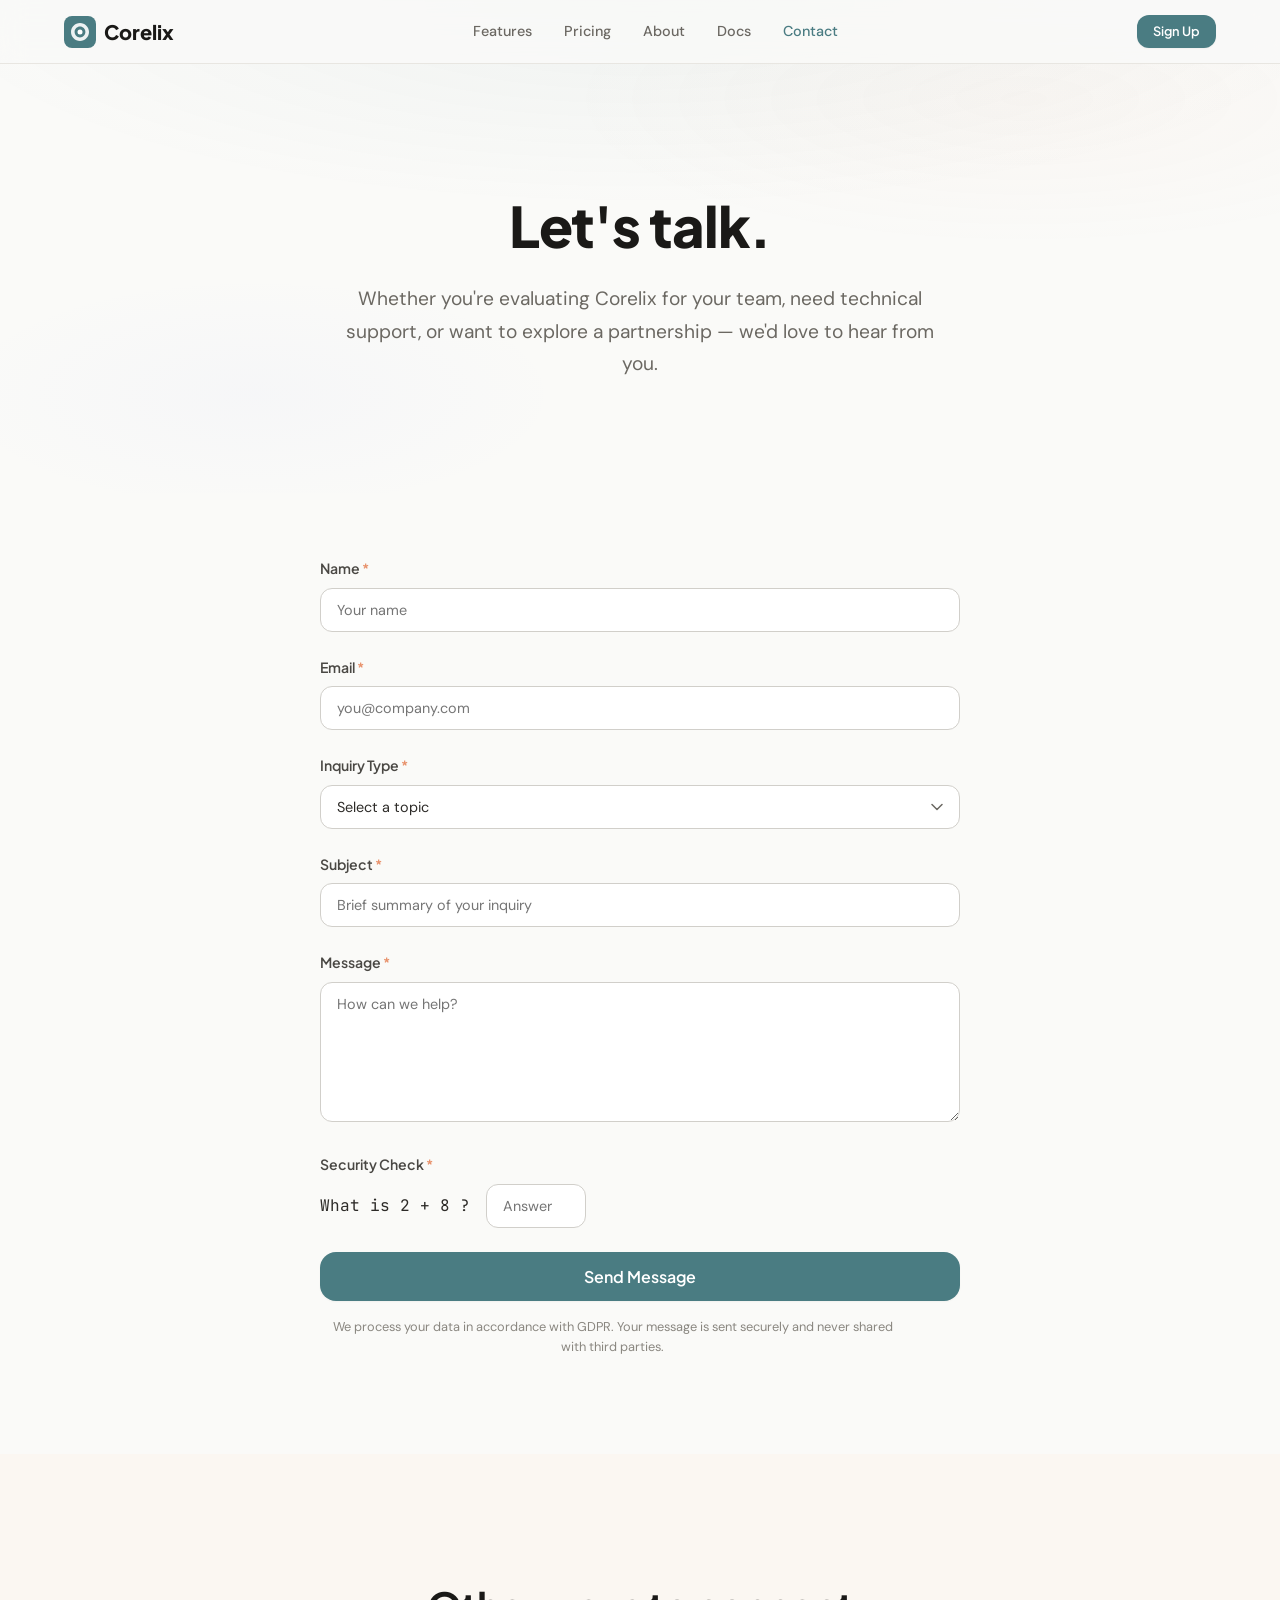
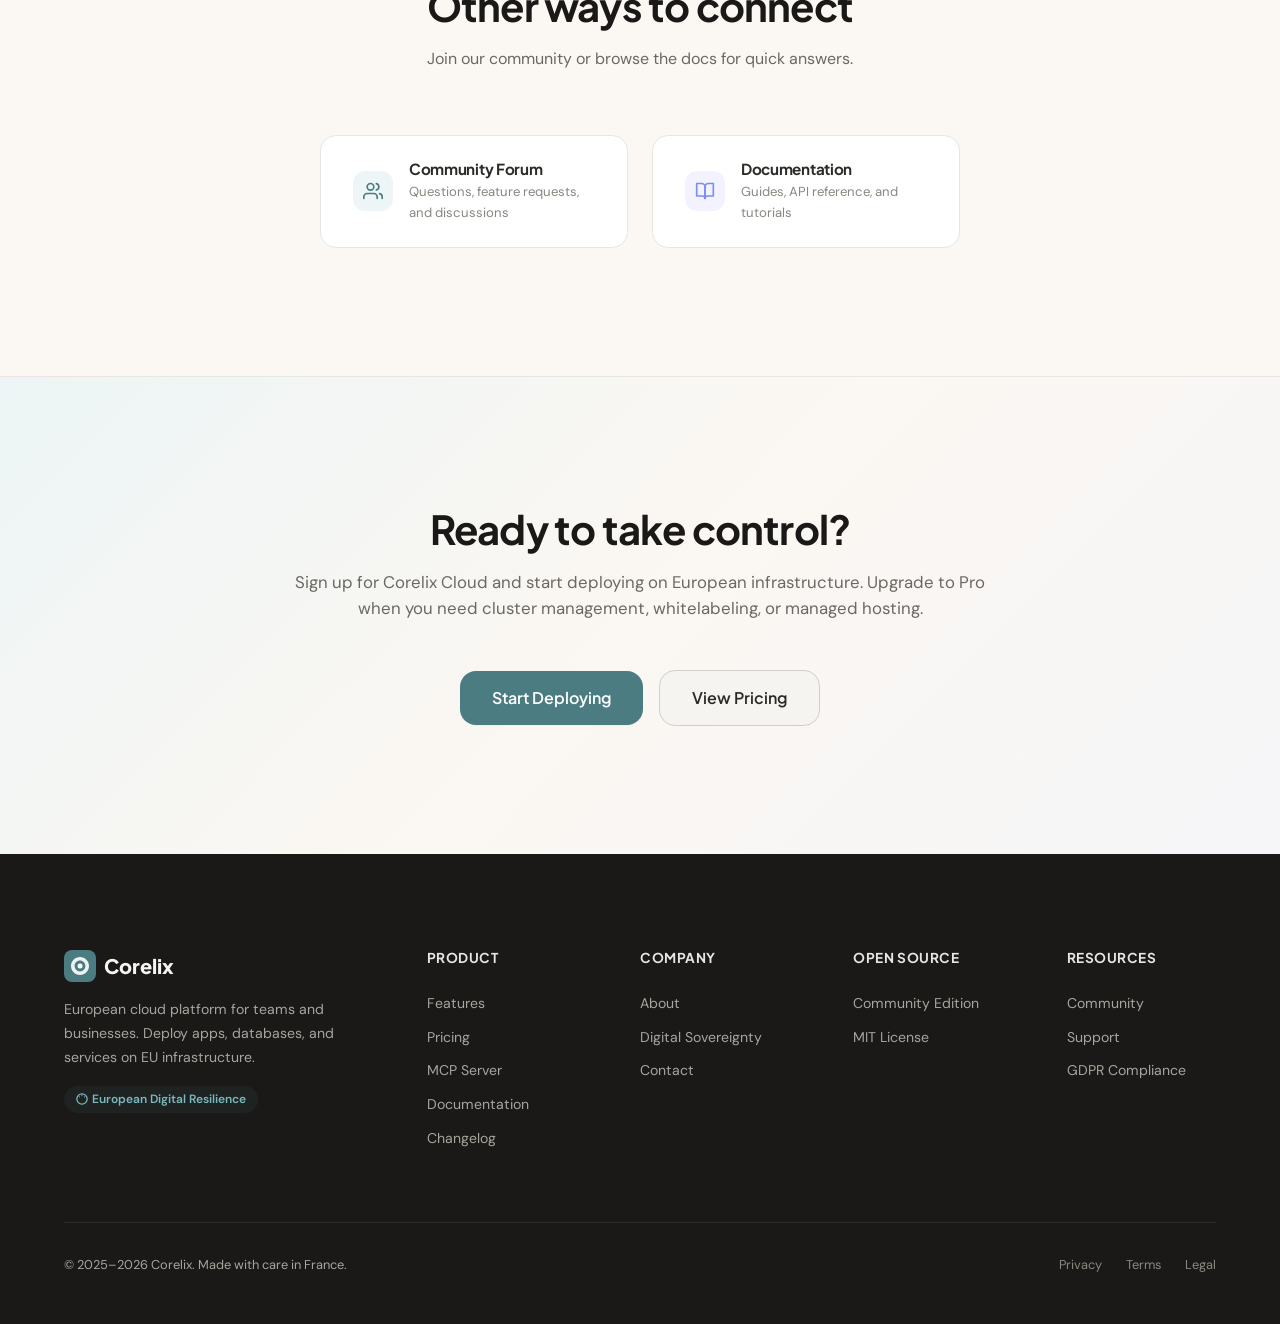
<file: contact.html>
<!DOCTYPE html>
<html lang="en">
<head>
  <meta charset="utf-8">
  <meta name="viewport" content="width=device-width, initial-scale=1">
  <title>Contact — Corelix | Get in Touch</title>
  <meta name="description" content="Contact the Corelix team. Send us a message for sales inquiries, technical support, partnership opportunities, or data protection requests.">
  <meta name="keywords" content="Corelix contact, PaaS support, European cloud, enterprise sales, partnership, GDPR, EU hosting">

  <!-- Open Graph -->
  <meta property="og:type" content="website">
  <meta property="og:url" content="https://corelix.io/contact.html">
  <meta property="og:title" content="Contact — Corelix | Get in Touch">
  <meta property="og:description" content="Contact the Corelix team. Send us a message for sales inquiries, technical support, partnership opportunities, or data protection requests.">
  <meta property="og:image" content="https://corelix.io/images/og-cover.png">
  <meta property="og:locale" content="en_US">

  <!-- Twitter -->
  <meta name="twitter:card" content="summary_large_image">
  <meta name="twitter:title" content="Contact — Corelix | Get in Touch">
  <meta name="twitter:description" content="Contact the Corelix team for sales, support, or partnerships. EU-based PaaS. Made in France.">
  <meta name="twitter:image" content="https://corelix.io/images/og-cover.png">

  <!-- Canonical -->
  <link rel="canonical" href="https://corelix.io/contact.html">

  <link rel="icon" type="image/svg+xml" href="data:image/svg+xml,%3Csvg xmlns='http://www.w3.org/2000/svg' viewBox='0 0 32 32'%3E%3Crect width='32' height='32' rx='8' fill='%234A7C82'/%3E%3Cpath d='M16 7C11.03 7 7 11.03 7 16s4.03 9 9 9 9-4.03 9-9-4.03-9-9-9zm0 14.4c-2.98 0-5.4-2.42-5.4-5.4s2.42-5.4 5.4-5.4 5.4 2.42 5.4 5.4-2.42 5.4-5.4 5.4z' fill='white' opacity='0.9'/%3E%3Ccircle cx='16' cy='16' r='2.5' fill='white'/%3E%3C/svg%3E">
  <meta name="theme-color" content="#4A7C82">

  <!-- Styles -->
  <link rel="stylesheet" href="css/styles.css">

  <style>
    .contact-form { max-width: 640px; margin: 0 auto; }
    .form-group { margin-bottom: var(--space-lg); }
    .form-label {
      display: block;
      font-family: var(--font-display);
      font-weight: 600;
      font-size: 0.88rem;
      color: var(--color-neutral-700);
      margin-bottom: var(--space-sm);
    }
    .form-label .required { color: var(--color-coral-500); }
    .form-input,
    .form-select,
    .form-textarea {
      width: 100%;
      padding: 0.75rem 1rem;
      font-family: var(--font-body);
      font-size: 0.9rem;
      border: 1.5px solid var(--color-neutral-300);
      border-radius: var(--radius-lg);
      background: white;
      color: var(--color-neutral-800);
      transition: border-color 0.15s, box-shadow 0.15s;
    }
    .form-input:focus,
    .form-select:focus,
    .form-textarea:focus {
      outline: none;
      border-color: var(--color-primary-400);
      box-shadow: 0 0 0 3px rgba(74, 124, 130, 0.1);
    }
    .form-textarea { resize: vertical; min-height: 140px; }
    .form-select {
      appearance: none;
      background-image: url("data:image/svg+xml,%3Csvg width='12' height='8' viewBox='0 0 12 8' fill='none' xmlns='http://www.w3.org/2000/svg'%3E%3Cpath d='M1 1.5L6 6.5L11 1.5' stroke='%236B6862' stroke-width='1.5' stroke-linecap='round' stroke-linejoin='round'/%3E%3C/svg%3E");
      background-repeat: no-repeat;
      background-position: right 1rem center;
      padding-right: 2.5rem;
    }
    .hidden { display: none !important; }
    .captcha-row {
      display: flex;
      align-items: center;
      gap: var(--space-md);
    }
    .captcha-question {
      font-family: var(--font-mono);
      font-size: 1rem;
      color: var(--color-neutral-800);
      white-space: nowrap;
    }
    .captcha-input { max-width: 100px; }
    .success-msg {
      background: rgba(93,174,139,0.08);
      border: 1px solid var(--color-sage-400);
      border-radius: var(--radius-lg);
      padding: var(--space-lg);
      color: var(--color-sage-600);
    }
    .error-msg {
      background: rgba(232,146,108,0.08);
      border: 1px solid var(--color-coral-400);
      border-radius: var(--radius-lg);
      padding: var(--space-lg);
      color: var(--color-coral-600);
    }
    .form-note {
      font-size: 0.8rem;
      color: var(--color-neutral-500);
      margin-top: var(--space-md);
    }
    .community-links {
      display: grid;
      grid-template-columns: repeat(2, 1fr);
      gap: var(--space-lg);
      max-width: 640px;
      margin: 0 auto;
    }
    .community-link {
      display: flex;
      align-items: center;
      gap: var(--space-md);
      padding: var(--space-lg) var(--space-xl);
      background: white;
      border: 1px solid var(--color-neutral-200);
      border-radius: var(--radius-xl);
      text-decoration: none;
      transition: all var(--duration-normal) var(--ease-smooth);
    }
    .community-link:hover {
      border-color: var(--color-primary-300);
      box-shadow: var(--shadow-lg);
      transform: translateY(-2px);
    }
    .community-link__icon {
      width: 2.5rem;
      height: 2.5rem;
      border-radius: var(--radius-lg);
      display: flex;
      align-items: center;
      justify-content: center;
      flex-shrink: 0;
    }
    .community-link__icon--teal { background: var(--color-primary-50); color: var(--color-primary-500); }
    .community-link__icon--peri { background: rgba(124, 140, 245, 0.1); color: var(--color-peri-500); }
    .community-link__icon svg { width: 1.25rem; height: 1.25rem; }
    .community-link__text h4 {
      font-size: 0.95rem;
      margin-bottom: 0.125rem;
      color: var(--color-neutral-800);
    }
    .community-link__text p {
      font-size: 0.82rem;
      color: var(--color-neutral-500);
      margin: 0;
    }
    @media (max-width: 640px) {
      .community-links { grid-template-columns: 1fr; }
      .captcha-row { flex-direction: column; align-items: stretch; }
      .captcha-input { max-width: 100%; }
    }
  </style>

  <!-- Structured Data -->
  <script type="application/ld+json">
  {
    "@context": "https://schema.org",
    "@type": "ContactPage",
    "name": "Contact Corelix",
    "url": "https://corelix.io/contact.html",
    "description": "Contact the Corelix team for sales inquiries, support, or partnership opportunities.",
    "mainEntity": {
      "@type": "Organization",
      "name": "Corelix",
      "url": "https://corelix.io",
      "address": {
        "@type": "PostalAddress",
        "addressCountry": "FR"
      }
    }
  }
  </script>
</head>
<body>
  <a href="#main" class="skip-link">Skip to main content</a>

  <!-- ====== Header ====== -->
  <header class="header" role="banner">
    <div class="header__inner">
      <a href="index.html" class="header__logo" aria-label="Corelix home">
        <svg class="header__logo-icon" viewBox="0 0 32 32" fill="none" xmlns="http://www.w3.org/2000/svg" aria-hidden="true">
          <rect width="32" height="32" rx="8" fill="#4A7C82"/>
          <path d="M16 7C11.03 7 7 11.03 7 16s4.03 9 9 9 9-4.03 9-9-4.03-9-9-9zm0 14.4c-2.98 0-5.4-2.42-5.4-5.4s2.42-5.4 5.4-5.4 5.4 2.42 5.4 5.4-2.42 5.4-5.4 5.4z" fill="white" opacity="0.9"/>
          <circle cx="16" cy="16" r="2.5" fill="white"/>
        </svg>
        Corelix
      </a>

      <nav class="header__nav" aria-label="Main navigation">
        <a href="features.html" class="header__link">Features</a>
        <a href="pricing.html" class="header__link">Pricing</a>
        <a href="about.html" class="header__link">About</a>
        <a href="https://docs.corelix.io" class="header__link" target="_blank" rel="noopener">Docs</a>
        <a href="contact.html" class="header__link header__link--active">Contact</a>
      </nav>

      <div class="header__actions">
        <a href="https://app.corelix.io/register" class="btn btn--primary btn--sm">Sign Up</a>
      </div>

      <button class="header__mobile-toggle" aria-label="Toggle menu" aria-expanded="false">
        <svg width="24" height="24" viewBox="0 0 24 24" fill="none" stroke="currentColor" stroke-width="2" stroke-linecap="round"><line x1="3" y1="6" x2="21" y2="6"/><line x1="3" y1="12" x2="21" y2="12"/><line x1="3" y1="18" x2="21" y2="18"/></svg>
      </button>
    </div>
  </header>

  <!-- Mobile Nav -->
  <nav class="mobile-nav" aria-label="Mobile navigation">
    <a href="features.html" class="mobile-nav__link">Features</a>
    <a href="pricing.html" class="mobile-nav__link">Pricing</a>
    <a href="about.html" class="mobile-nav__link">About</a>
    <a href="https://docs.corelix.io" class="mobile-nav__link" target="_blank" rel="noopener">Docs</a>
    <a href="contact.html" class="mobile-nav__link">Contact</a>
    <a href="https://app.corelix.io/register" class="btn btn--primary btn--lg" style="margin-top:auto;">Sign Up</a>
  </nav>

  <main id="main">
    <!-- ====== Hero (Small) ====== -->
    <section class="hero" style="padding-bottom:var(--space-3xl);">
      <div class="container">
        <h1 class="hero__title animate-in">Let's talk.</h1>
        <p class="hero__subtitle animate-in animate-in--delay-1">
          Whether you're evaluating Corelix for your team, need technical support, or want to explore a partnership — we'd love to hear from you.
        </p>
      </div>
    </section>


    <!-- ====== Contact Form ====== -->
    <section class="section--sm" style="padding-bottom:var(--space-4xl);">
      <div class="container">
        <div id="successMsg" class="success-msg hidden" style="max-width:640px; margin:0 auto var(--space-xl);" role="alert">
          <strong>Message sent.</strong> Thank you for reaching out. We'll get back to you within 1–2 business days.
        </div>

        <div id="errorMsg" class="error-msg hidden" style="max-width:640px; margin:0 auto var(--space-xl);" role="alert">
          <strong>Something went wrong.</strong> <span id="errorText">Failed to send. Please try again later.</span>
        </div>

        <form id="contactForm" class="contact-form" data-animate novalidate>
          <div class="form-group">
            <label for="name" class="form-label">Name <span class="required">*</span></label>
            <input type="text" id="name" name="name" class="form-input" required placeholder="Your name" autocomplete="name">
          </div>

          <div class="form-group">
            <label for="email" class="form-label">Email <span class="required">*</span></label>
            <input type="email" id="email" name="email" class="form-input" required placeholder="you@company.com" autocomplete="email">
          </div>

          <div class="form-group">
            <label for="inquiryType" class="form-label">Inquiry Type <span class="required">*</span></label>
            <select id="inquiryType" name="inquiryType" class="form-select" required>
              <option value="" disabled selected>Select a topic</option>
              <option value="general">General Question</option>
              <option value="support">Technical Support</option>
              <option value="enterprise">Sales & Enterprise</option>
              <option value="partnership">Partnership</option>
              <option value="data_protection">Data Protection Request</option>
              <option value="other">Other</option>
            </select>
          </div>

          <div id="orgField" class="form-group hidden">
            <label for="organization" class="form-label">Company / Organization <span class="required">*</span></label>
            <input type="text" id="organization" name="organization" class="form-input" placeholder="Your company or organization" autocomplete="organization">
          </div>

          <div class="form-group">
            <label for="subject" class="form-label">Subject <span class="required">*</span></label>
            <input type="text" id="subject" name="subject" class="form-input" required placeholder="Brief summary of your inquiry">
          </div>

          <div class="form-group">
            <label for="message" class="form-label">Message <span class="required">*</span></label>
            <textarea id="message" name="message" class="form-textarea" rows="6" required placeholder="How can we help?"></textarea>
          </div>

          <div class="form-group">
            <label class="form-label">Security Check <span class="required">*</span></label>
            <div class="captcha-row">
              <span class="captcha-question">What is <span id="captchaQuestion"></span> ?</span>
              <input type="number" id="captcha" class="form-input captcha-input" required placeholder="Answer" autocomplete="off">
            </div>
          </div>

          <button type="submit" id="submitBtn" class="btn btn--primary btn--lg" style="width:100%;">Send Message</button>

          <p class="form-note" style="text-align:center;">
            We process your data in accordance with GDPR. Your message is sent securely and never shared with third parties.
          </p>
        </form>
      </div>
    </section>


    <!-- ====== Community Links ====== -->
    <section class="section section--cream">
      <div class="container">
        <div class="text-center mb-3xl" data-animate>
          <h2>Other ways to connect</h2>
          <p style="margin:var(--space-md) auto 0; color:var(--color-neutral-600);">Join our community or browse the docs for quick answers.</p>
        </div>

        <div class="community-links" data-animate data-animate-delay="100">
          <a href="https://community.corelix.io" class="community-link" target="_blank" rel="noopener">
            <div class="community-link__icon community-link__icon--teal">
              <svg viewBox="0 0 24 24" fill="none" stroke="currentColor" stroke-width="2" stroke-linecap="round" stroke-linejoin="round"><path d="M17 21v-2a4 4 0 00-4-4H5a4 4 0 00-4 4v2"/><circle cx="9" cy="7" r="4"/><path d="M23 21v-2a4 4 0 00-3-3.87"/><path d="M16 3.13a4 4 0 010 7.75"/></svg>
            </div>
            <div class="community-link__text">
              <h4>Community Forum</h4>
              <p>Questions, feature requests, and discussions</p>
            </div>
          </a>

          <a href="https://docs.corelix.io" class="community-link" target="_blank" rel="noopener">
            <div class="community-link__icon community-link__icon--peri">
              <svg viewBox="0 0 24 24" fill="none" stroke="currentColor" stroke-width="2" stroke-linecap="round" stroke-linejoin="round"><path d="M2 3h6a4 4 0 014 4v14a3 3 0 00-3-3H2z"/><path d="M22 3h-6a4 4 0 00-4 4v14a3 3 0 013-3h7z"/></svg>
            </div>
            <div class="community-link__text">
              <h4>Documentation</h4>
              <p>Guides, API reference, and tutorials</p>
            </div>
          </a>
        </div>
      </div>
    </section>


    <!-- ====== CTA ====== -->
    <section class="cta-section">
      <div class="container" data-animate>
        <h2>Ready to take control?</h2>
        <p>Sign up for Corelix Cloud and start deploying on European infrastructure. Upgrade to Pro when you need cluster management, whitelabeling, or managed hosting.</p>
        <div class="flex items-center justify-center gap-md" style="flex-wrap:wrap;">
          <a href="https://app.corelix.io/register" class="btn btn--primary btn--lg">Start Deploying</a>
          <a href="pricing.html" class="btn btn--secondary btn--lg">View Pricing</a>
        </div>
      </div>
    </section>
  </main>


  <!-- ====== Footer ====== -->
  <footer class="footer" role="contentinfo">
    <div class="container">
      <div class="footer__grid">
        <div class="footer__brand">
          <a href="index.html" class="header__logo" style="color:var(--color-neutral-100);">
            <svg class="header__logo-icon" viewBox="0 0 32 32" fill="none" aria-hidden="true">
              <rect width="32" height="32" rx="8" fill="#4A7C82"/>
              <path d="M16 7C11.03 7 7 11.03 7 16s4.03 9 9 9 9-4.03 9-9-4.03-9-9-9zm0 14.4c-2.98 0-5.4-2.42-5.4-5.4s2.42-5.4 5.4-5.4 5.4 2.42 5.4 5.4-2.42 5.4-5.4 5.4z" fill="white" opacity="0.9"/>
              <circle cx="16" cy="16" r="2.5" fill="white"/>
            </svg>
            Corelix
          </a>
          <p>European cloud platform for teams and businesses. Deploy apps, databases, and services on EU infrastructure.</p>
          <div class="footer__eu-badge">
            <svg width="12" height="12" viewBox="0 0 14 14" fill="none"><circle cx="7" cy="7" r="6" stroke="currentColor" stroke-width="1.5"/><circle cx="7" cy="3" r="0.7" fill="currentColor"/><circle cx="4" cy="4.5" r="0.7" fill="currentColor"/><circle cx="10" cy="4.5" r="0.7" fill="currentColor"/></svg>
            European Digital Resilience
          </div>
        </div>

        <div>
          <h4 class="footer__col-title">Product</h4>
          <ul class="footer__links">
            <li><a href="features.html">Features</a></li>
            <li><a href="pricing.html">Pricing</a></li>
            <li><a href="features.html#mcp-server">MCP Server</a></li>
            <li><a href="https://docs.corelix.io" target="_blank" rel="noopener">Documentation</a></li>
            <li><a href="https://github.com/amirhmoradi/coolify-enhanced/releases" target="_blank" rel="noopener">Changelog</a></li>
          </ul>
        </div>

        <div>
          <h4 class="footer__col-title">Company</h4>
          <ul class="footer__links">
            <li><a href="about.html">About</a></li>
            <li><a href="about.html#sovereignty">Digital Sovereignty</a></li>
            <li><a href="contact.html">Contact</a></li>
          </ul>
        </div>

        <div>
          <h4 class="footer__col-title">Open Source</h4>
          <ul class="footer__links">
            <li><a href="https://github.com/amirhmoradi/coolify-enhanced" target="_blank" rel="noopener">Community Edition</a></li>
            <li><a href="https://github.com/amirhmoradi/coolify-enhanced/blob/main/LICENSE" target="_blank" rel="noopener">MIT License</a></li>
          </ul>
        </div>

        <div>
          <h4 class="footer__col-title">Resources</h4>
          <ul class="footer__links">
            <li><a href="https://community.corelix.io" target="_blank" rel="noopener">Community</a></li>
            <li><a href="contact.html">Support</a></li>
            <li><a href="about.html#gdpr">GDPR Compliance</a></li>
          </ul>
        </div>
      </div>

      <div class="footer__bottom">
        <p>&copy; 2025–2026 Corelix. Made with care in France.</p>
        <div class="footer__bottom-links">
          <a href="privacy.html">Privacy</a>
          <a href="terms.html">Terms</a>
          <a href="legal.html">Legal</a>
        </div>
      </div>
    </div>
  </footer>

  <script src="js/main.js"></script>
  <script>
    const WORKER_URL = 'https://contact.corelix.io/submit';
    let captchaAnswer = 0;

    function generateCaptcha() {
      const a = Math.floor(Math.random() * 10) + 1;
      const b = Math.floor(Math.random() * 10) + 1;
      captchaAnswer = a + b;
      document.getElementById('captchaQuestion').textContent = `${a} + ${b}`;
    }

    document.getElementById('inquiryType').addEventListener('change', (e) => {
      const show = ['enterprise', 'partnership'].includes(e.target.value);
      document.getElementById('orgField').classList.toggle('hidden', !show);
      document.getElementById('organization').required = show;
    });

    const params = new URLSearchParams(window.location.search);
    const typeParam = params.get('subject');
    if (typeParam) {
      const select = document.getElementById('inquiryType');
      const mapping = { trial: 'enterprise', managed: 'enterprise', support: 'support' };
      const val = mapping[typeParam] || typeParam;
      if (select.querySelector(`option[value="${val}"]`)) {
        select.value = val;
        select.dispatchEvent(new Event('change'));
      }
    }

    generateCaptcha();

    document.getElementById('contactForm').addEventListener('submit', async (e) => {
      e.preventDefault();
      document.getElementById('successMsg').classList.add('hidden');
      document.getElementById('errorMsg').classList.add('hidden');

      if (parseInt(document.getElementById('captcha').value) !== captchaAnswer) {
        document.getElementById('errorText').textContent = 'Incorrect answer. Please try again.';
        document.getElementById('errorMsg').classList.remove('hidden');
        generateCaptcha();
        document.getElementById('captcha').value = '';
        return;
      }

      const btn = document.getElementById('submitBtn');
      btn.disabled = true;
      btn.textContent = 'Sending...';

      const data = {
        name: document.getElementById('name').value,
        email: document.getElementById('email').value,
        inquiryType: document.getElementById('inquiryType').value,
        organization: document.getElementById('organization').value || null,
        subject: document.getElementById('subject').value,
        message: document.getElementById('message').value,
        timestamp: new Date().toISOString()
      };

      try {
        const res = await fetch(WORKER_URL, {
          method: 'POST',
          headers: { 'Content-Type': 'application/json' },
          body: JSON.stringify(data)
        });
        if (res.ok) {
          document.getElementById('successMsg').classList.remove('hidden');
          document.getElementById('contactForm').reset();
          generateCaptcha();
        } else {
          throw new Error('Server error');
        }
      } catch (err) {
        document.getElementById('errorText').textContent = 'Failed to send. Please try again later.';
        document.getElementById('errorMsg').classList.remove('hidden');
      } finally {
        btn.disabled = false;
        btn.textContent = 'Send Message';
      }
    });
  </script>

  <!-- Analytics: OpenPanel (self-hosted) -->
  <script defer src="https://openpanel.corelix.io/op.js" data-website-id="corelix-io"></script>
</body>
</html>
</file>
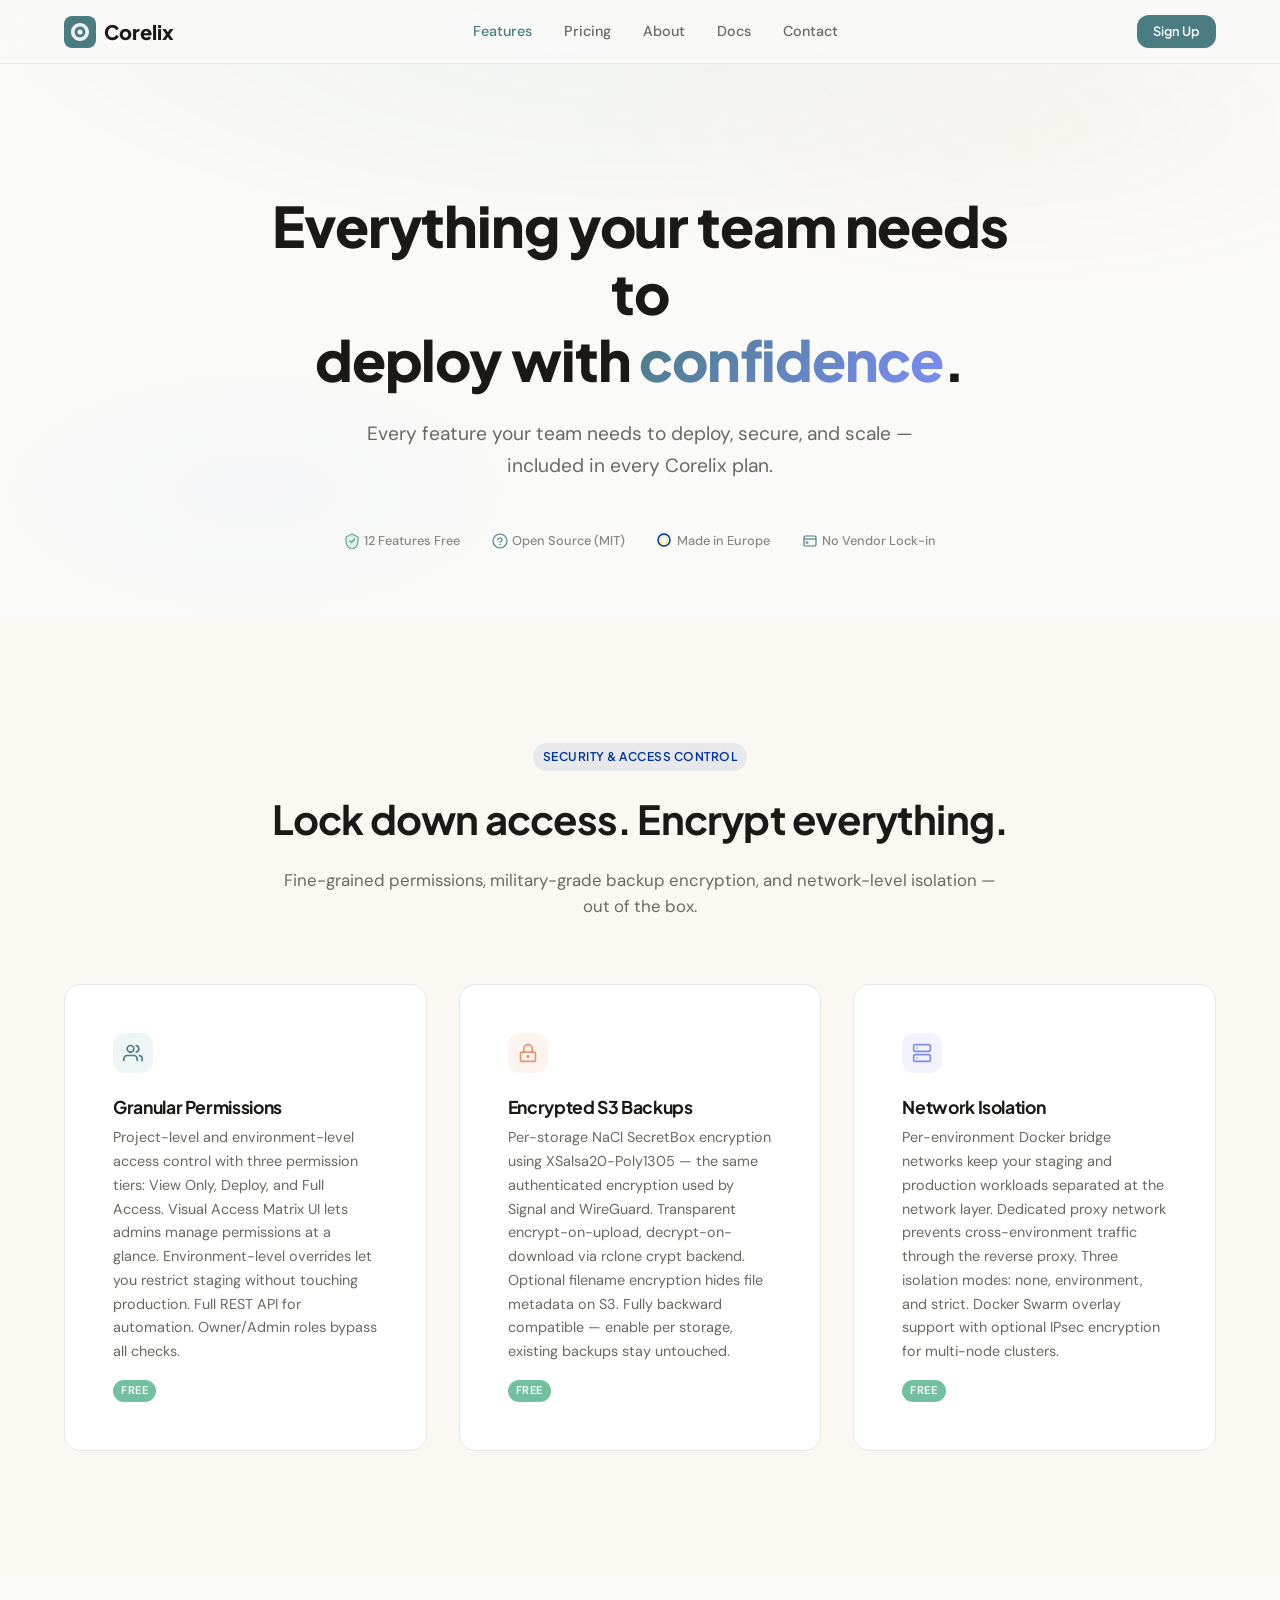
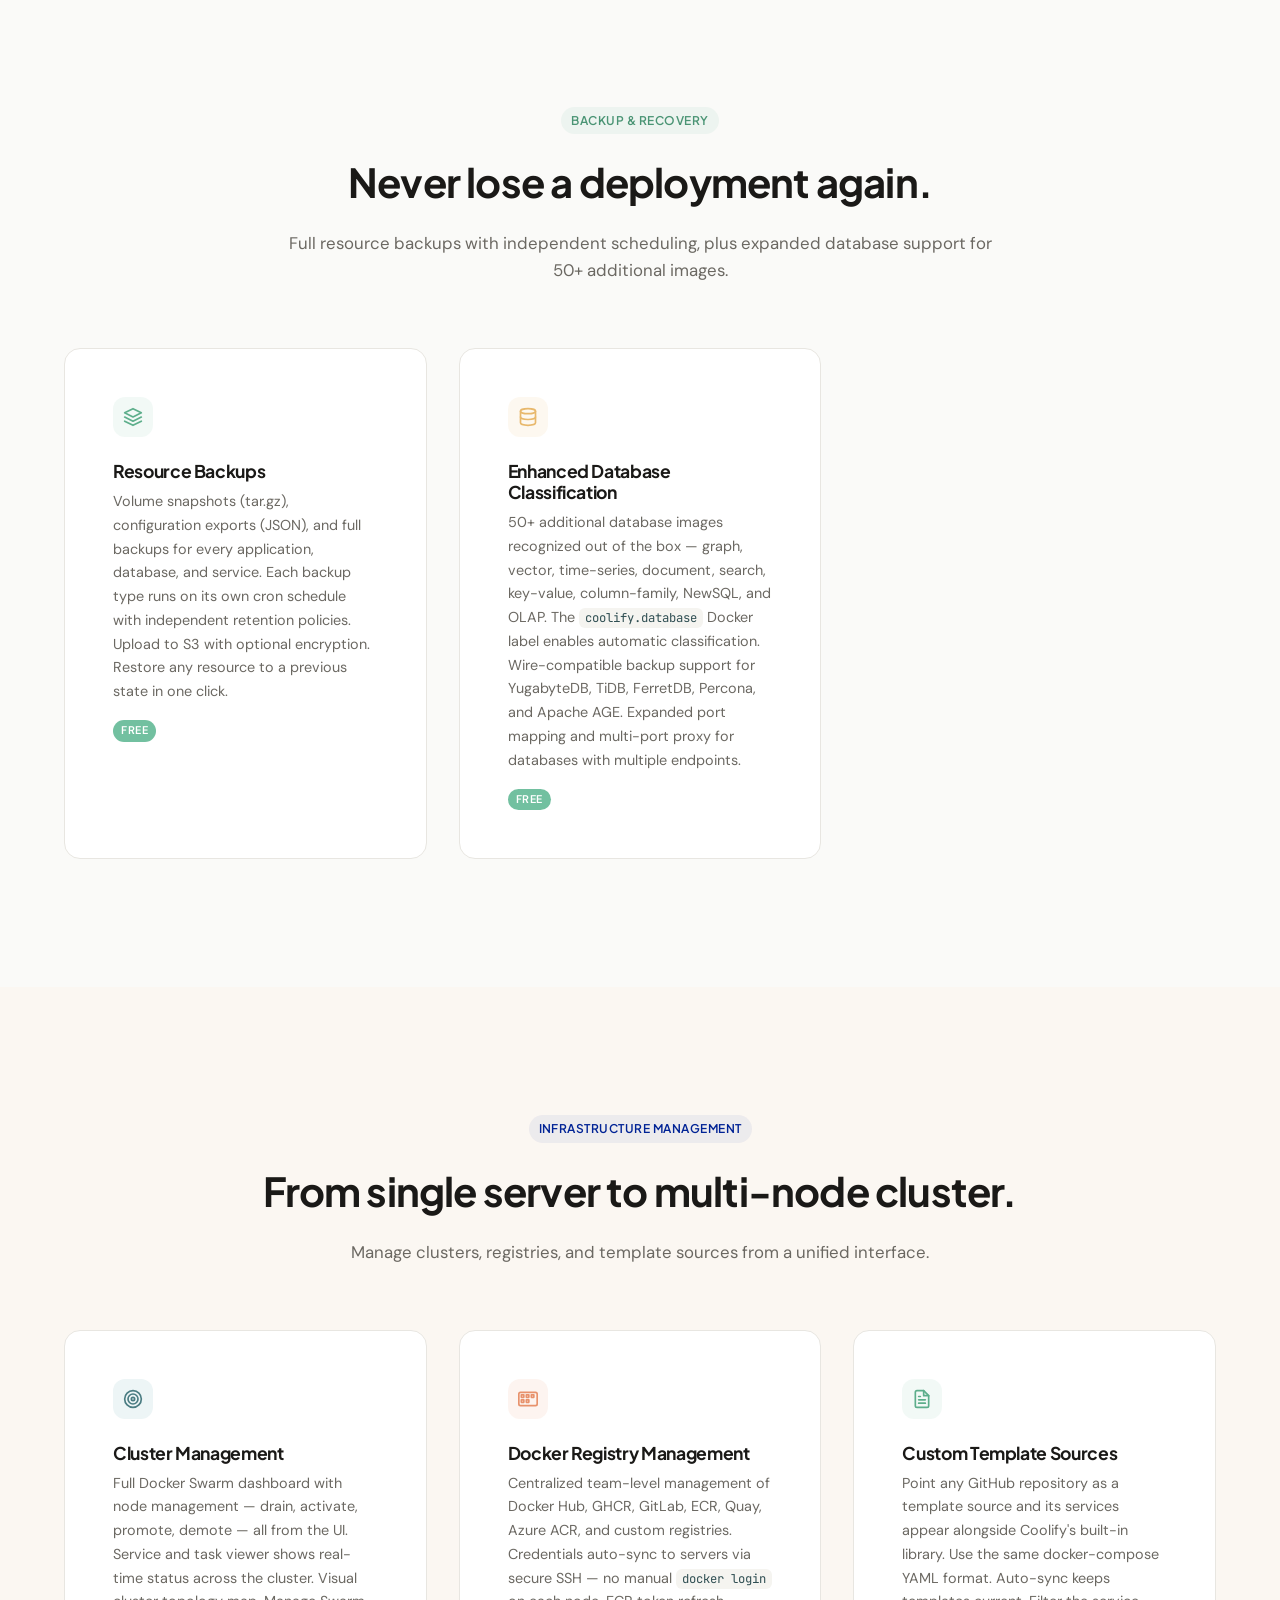
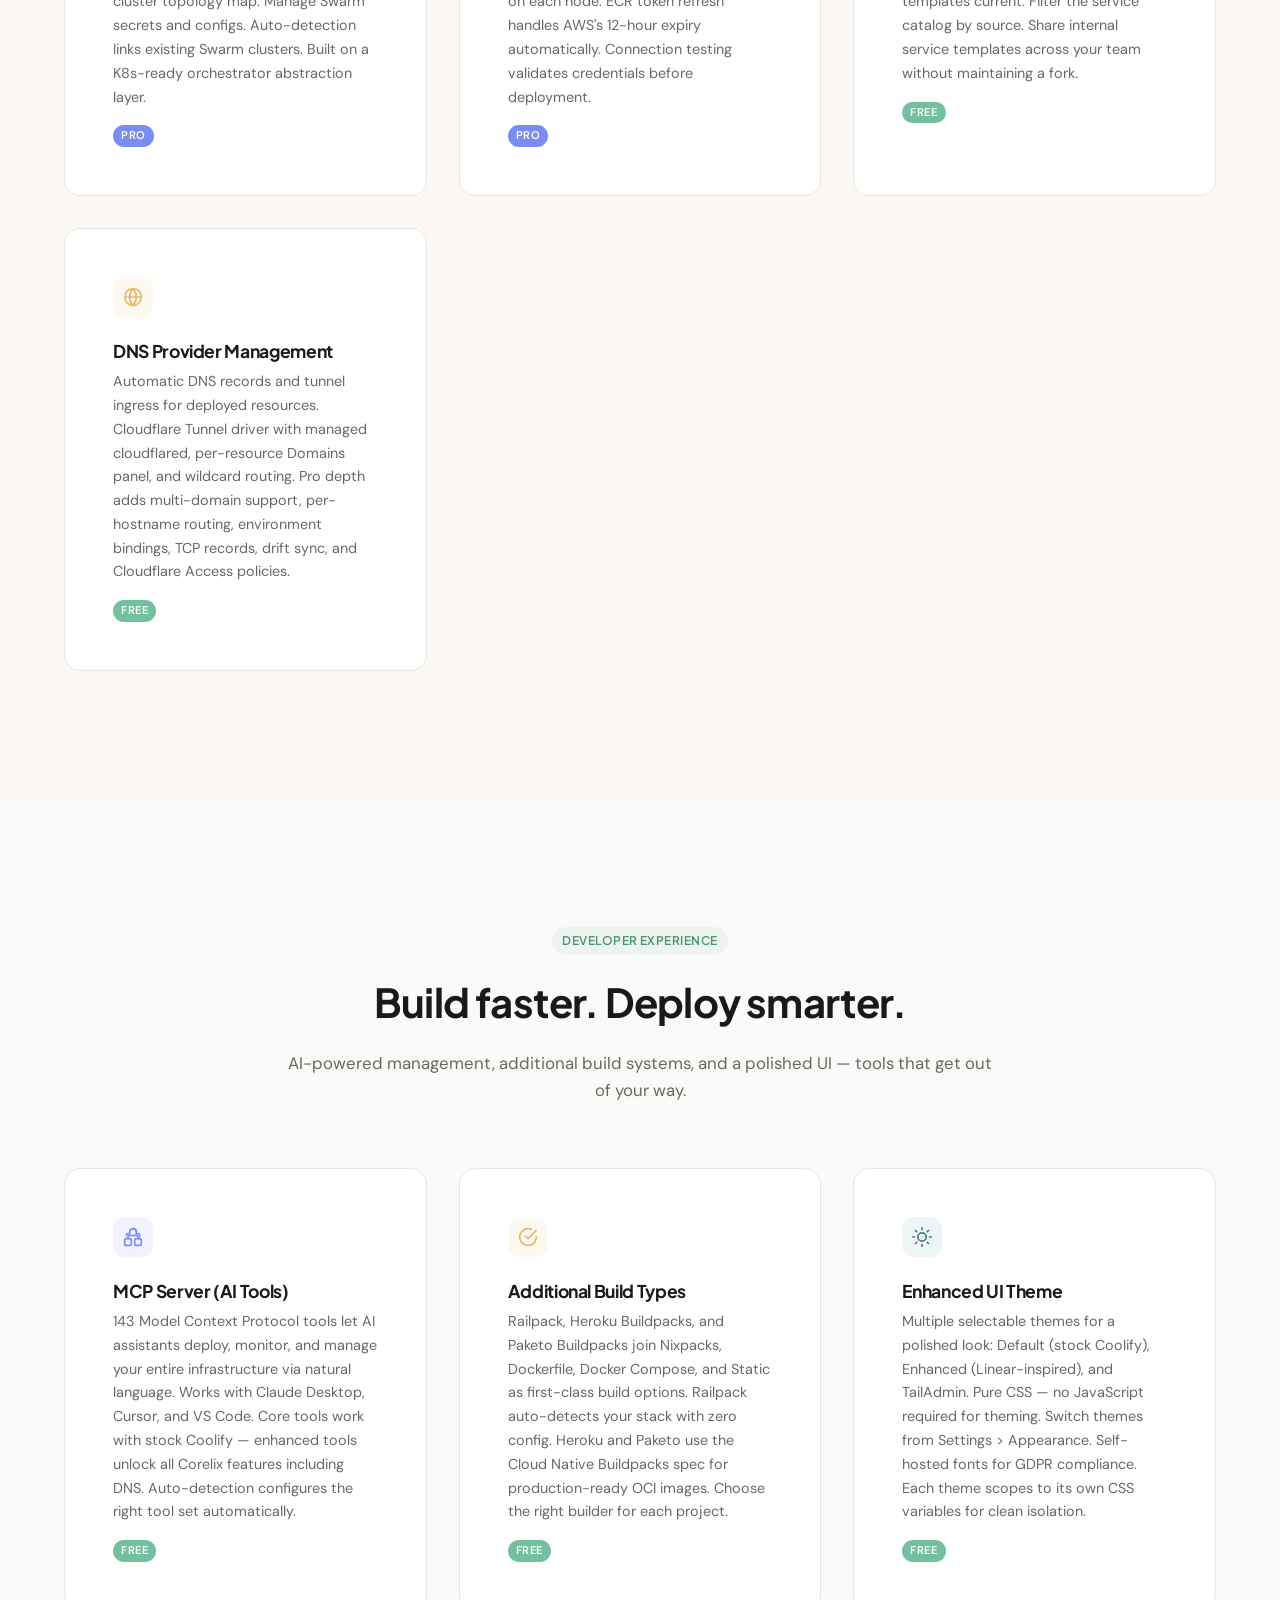
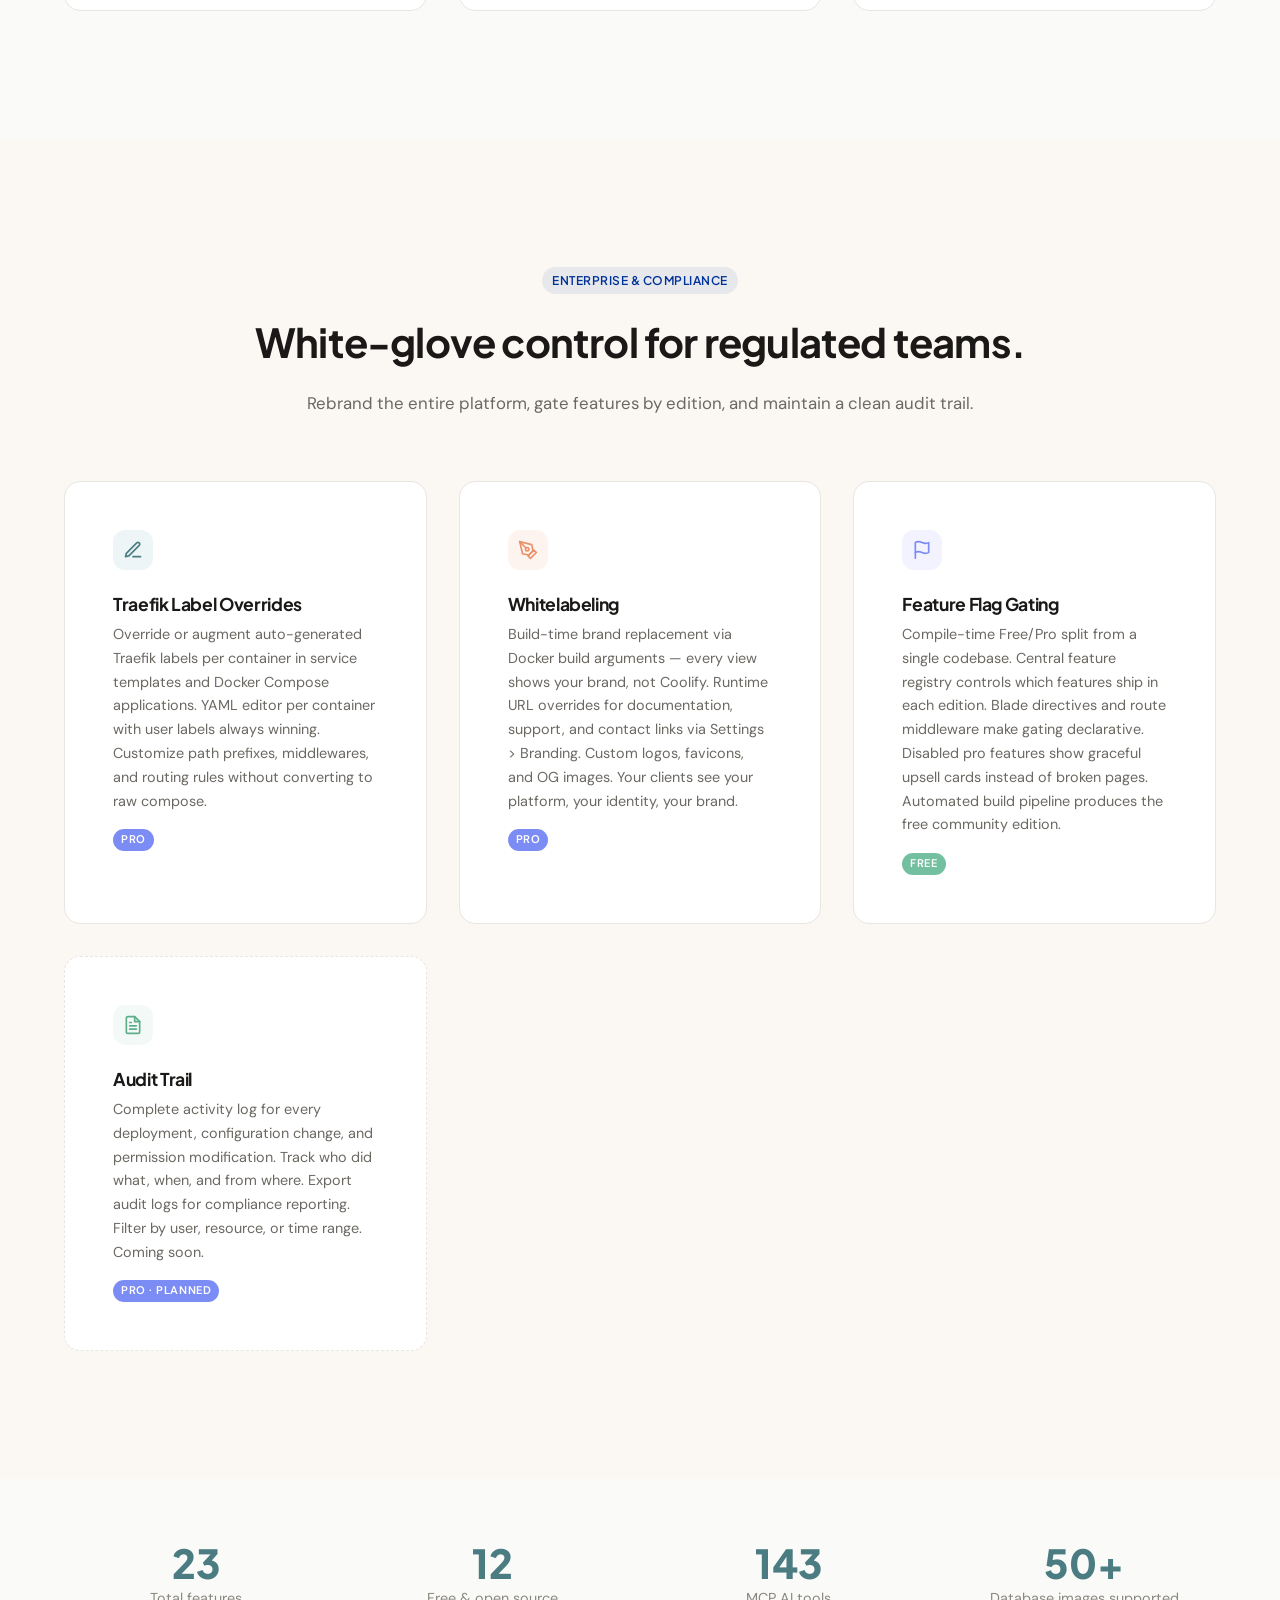
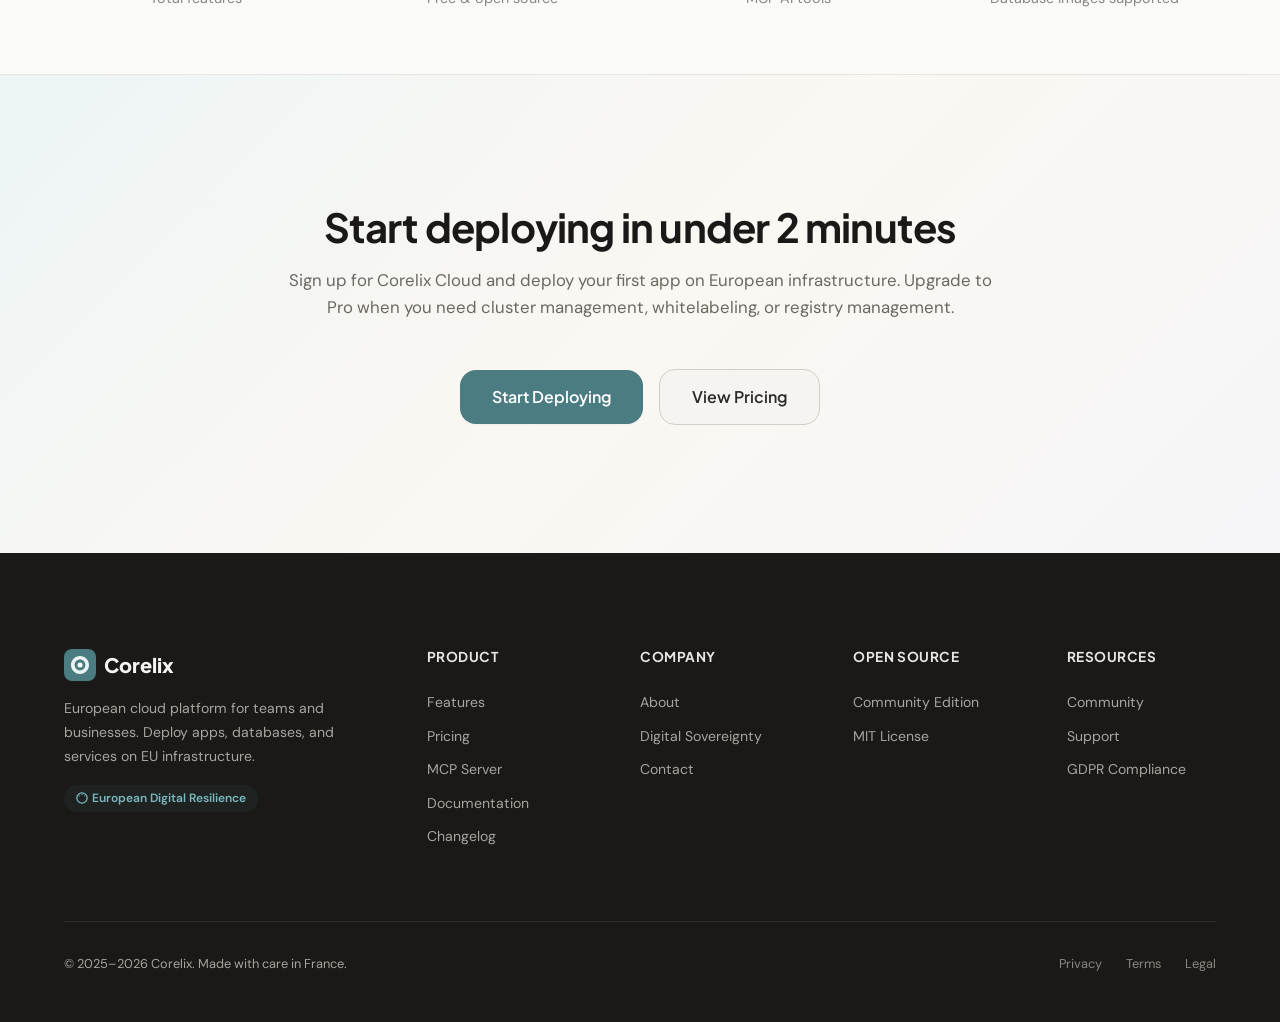
<file: features.html>
<!DOCTYPE html>
<html lang="en">
<head>
  <meta charset="utf-8">
  <meta name="viewport" content="width=device-width, initial-scale=1">
  <title>Features — Corelix | EU-Native PaaS with 23 Enterprise Features</title>
  <meta name="description" content="Explore Corelix's 23 enterprise features: granular permissions, encrypted backups, DNS automation, network isolation, cluster management, 143 MCP AI tools, and more. 12 features free.">
  <meta name="keywords" content="European cloud platform, PaaS features, granular permissions, encrypted backups, DNS provider management, network isolation, cluster management, MCP AI tools, Docker Swarm, whitelabeling, Traefik label overrides">

  <!-- Open Graph -->
  <meta property="og:type" content="website">
  <meta property="og:url" content="https://corelix.io/features.html">
  <meta property="og:title" content="Features — Corelix | 23 Enterprise Features for the European Cloud Platform">
  <meta property="og:description" content="Explore Corelix's 23 enterprise features: granular permissions, encrypted backups, DNS automation, network isolation, cluster management, 143 MCP AI tools, and more.">
  <meta property="og:image" content="https://corelix.io/images/og-cover.png">
  <meta property="og:locale" content="en_US">

  <!-- Twitter -->
  <meta name="twitter:card" content="summary_large_image">
  <meta name="twitter:title" content="Features — Corelix | 23 Enterprise Features for the European Cloud Platform">
  <meta name="twitter:description" content="23 enterprise features, 12 free and open source. Granular permissions, encrypted backups, DNS automation, network isolation, AI management, and more.">
  <meta name="twitter:image" content="https://corelix.io/images/og-cover.png">

  <!-- Canonical -->
  <link rel="canonical" href="https://corelix.io/features.html">

  <link rel="icon" type="image/svg+xml" href="data:image/svg+xml,%3Csvg xmlns='http://www.w3.org/2000/svg' viewBox='0 0 32 32'%3E%3Crect width='32' height='32' rx='8' fill='%234A7C82'/%3E%3Cpath d='M16 7C11.03 7 7 11.03 7 16s4.03 9 9 9 9-4.03 9-9-4.03-9-9-9zm0 14.4c-2.98 0-5.4-2.42-5.4-5.4s2.42-5.4 5.4-5.4 5.4 2.42 5.4 5.4-2.42 5.4-5.4 5.4z' fill='white' opacity='0.9'/%3E%3Ccircle cx='16' cy='16' r='2.5' fill='white'/%3E%3C/svg%3E">
  <meta name="theme-color" content="#4A7C82">

  <!-- Styles -->
  <link rel="stylesheet" href="css/styles.css">

  <!-- Structured Data -->
  <script type="application/ld+json">
  {
    "@context": "https://schema.org",
    "@type": "SoftwareApplication",
    "name": "Corelix",
    "applicationCategory": "DeveloperApplication",
    "operatingSystem": "Linux",
    "url": "https://corelix.io/features.html",
    "description": "EU-native cloud platform with 23 enterprise features. 12 free, 11 Pro.",
    "featureList": [
      "Granular Permissions — Project and environment-level access control with three permission tiers",
      "Encrypted S3 Backups — NaCl SecretBox encryption (XSalsa20 + Poly1305) with optional filename encryption",
      "Network Isolation — Per-environment Docker bridge networks with Swarm overlay and IPsec support",
      "Resource Backups — Volume snapshots, configuration exports, and full backups with cron scheduling",
      "Enhanced Database Classification — 50+ additional database images with wire-compatible backup support",
      "DNS Provider Management — Automatic DNS records and Cloudflare Tunnel ingress",
      "Cluster Management — Docker Swarm dashboard with node management, visualizer, secrets, and configs",
      "Docker Registry Management — Multi-registry management with auto-sync and ECR token refresh",
      "Traefik Label Overrides — Per-container override of auto-generated Traefik labels",
      "Custom Template Sources — External GitHub repos as service template sources",
      "MCP Server — 143 AI tools for Claude Desktop, Cursor, and VS Code",
      "Additional Build Types — Railpack, Heroku Buildpacks, and Paketo Buildpacks",
      "Enhanced UI Theme — Multiple selectable themes with Settings > Appearance dropdown",
      "Whitelabeling — Build-time brand replacement with runtime URL overrides",
      "Feature Flag Gating — Compile-time Free/Pro split with central feature registry",
      "Proxy Isolation — Dedicated proxy network preventing cross-environment traffic",
      "Swarm Overlay Encryption — IPsec encryption for Docker Swarm overlay networks"
    ],
    "offers": [
      {
        "@type": "Offer",
        "price": "0",
        "priceCurrency": "EUR",
        "name": "Hobby",
        "description": "Free cloud plan with 1 server, 3 apps, and 1 team member"
      },
      {
        "@type": "Offer",
        "price": "19",
        "priceCurrency": "EUR",
        "name": "Pro",
        "description": "Unlimited apps, 2 team members; managed servers from €12/mo"
      },
      {
        "@type": "Offer",
        "price": "49",
        "priceCurrency": "EUR",
        "name": "Team",
        "description": "Per-seat pricing with Pro features plus cluster management and whitelabeling"
      }
    ],
    "author": {
      "@type": "Organization",
      "name": "Corelix",
      "url": "https://corelix.io",
      "address": {
        "@type": "PostalAddress",
        "addressCountry": "FR"
      }
    }
  }
  </script>
</head>
<body>
  <a href="#main" class="skip-link">Skip to main content</a>

  <!-- ====== Header ====== -->
  <header class="header" role="banner">
    <div class="header__inner">
      <a href="index.html" class="header__logo" aria-label="Corelix home">
        <svg class="header__logo-icon" viewBox="0 0 32 32" fill="none" xmlns="http://www.w3.org/2000/svg" aria-hidden="true">
          <rect width="32" height="32" rx="8" fill="#4A7C82"/>
          <path d="M16 7C11.03 7 7 11.03 7 16s4.03 9 9 9 9-4.03 9-9-4.03-9-9-9zm0 14.4c-2.98 0-5.4-2.42-5.4-5.4s2.42-5.4 5.4-5.4 5.4 2.42 5.4 5.4-2.42 5.4-5.4 5.4z" fill="white" opacity="0.9"/>
          <circle cx="16" cy="16" r="2.5" fill="white"/>
        </svg>
        Corelix
      </a>

      <nav class="header__nav" aria-label="Main navigation">
        <a href="features.html" class="header__link header__link--active">Features</a>
        <a href="pricing.html" class="header__link">Pricing</a>
        <a href="about.html" class="header__link">About</a>
        <a href="https://docs.corelix.io" class="header__link" target="_blank" rel="noopener">Docs</a>
        <a href="contact.html" class="header__link">Contact</a>
      </nav>

      <div class="header__actions">
        <a href="https://app.corelix.io/register" class="btn btn--primary btn--sm">Sign Up</a>
      </div>

      <button class="header__mobile-toggle" aria-label="Toggle menu" aria-expanded="false">
        <svg width="24" height="24" viewBox="0 0 24 24" fill="none" stroke="currentColor" stroke-width="2" stroke-linecap="round"><line x1="3" y1="6" x2="21" y2="6"/><line x1="3" y1="12" x2="21" y2="12"/><line x1="3" y1="18" x2="21" y2="18"/></svg>
      </button>
    </div>
  </header>

  <!-- Mobile Nav -->
  <nav class="mobile-nav" aria-label="Mobile navigation">
    <a href="features.html" class="mobile-nav__link">Features</a>
    <a href="pricing.html" class="mobile-nav__link">Pricing</a>
    <a href="about.html" class="mobile-nav__link">About</a>
    <a href="https://docs.corelix.io" class="mobile-nav__link" target="_blank" rel="noopener">Docs</a>
    <a href="contact.html" class="mobile-nav__link">Contact</a>
    <a href="https://app.corelix.io/register" class="btn btn--primary btn--lg" style="margin-top:auto;">Sign Up</a>
  </nav>

  <main id="main">
    <!-- ====== Hero ====== -->
    <section class="hero" style="padding-bottom:var(--space-3xl);">
      <div class="container">
        <h1 class="hero__title animate-in">
          Everything your team needs to<br>deploy with <em>confidence</em>.
        </h1>

        <p class="hero__subtitle animate-in animate-in--delay-1">
          Every feature your team needs to deploy, secure, and scale — included in every Corelix plan.
        </p>

        <div class="hero__trust animate-in animate-in--delay-2">
          <span class="hero__trust-item">
            <svg viewBox="0 0 16 16" fill="none"><path d="M8 1L2 4v4.5c0 3.5 2.6 6.7 6 7.5 3.4-.8 6-4 6-7.5V4L8 1z" fill="#5DAE8B" opacity="0.15"/><path d="M8 1L2 4v4.5c0 3.5 2.6 6.7 6 7.5 3.4-.8 6-4 6-7.5V4L8 1z" stroke="#5DAE8B" stroke-width="1.2" fill="none"/><path d="M6 8l1.5 1.5L10.5 6" stroke="#5DAE8B" stroke-width="1.5" stroke-linecap="round" stroke-linejoin="round"/></svg>
            12 Features Free
          </span>
          <span class="hero__trust-item">
            <svg viewBox="0 0 16 16" fill="none"><path d="M8 1a7 7 0 100 14A7 7 0 008 1z" stroke="#4A7C82" stroke-width="1.2" fill="none"/><path d="M5.5 6.5C6.33 5.17 7 5 8 5s2 .5 2 2c0 1-1 1.5-2 2" stroke="#4A7C82" stroke-width="1.2" stroke-linecap="round"/><circle cx="8" cy="11.5" r="0.75" fill="#4A7C82"/></svg>
            Open Source (MIT)
          </span>
          <span class="hero__trust-item">
            <svg viewBox="0 0 16 16" fill="none"><circle cx="7" cy="7" r="6" stroke="#003399" stroke-width="1.5"/><circle cx="7" cy="3" r="0.8" fill="#FFCC00"/><circle cx="4" cy="4.5" r="0.8" fill="#FFCC00"/><circle cx="10" cy="4.5" r="0.8" fill="#FFCC00"/><circle cx="3.5" cy="7" r="0.8" fill="#FFCC00"/><circle cx="10.5" cy="7" r="0.8" fill="#FFCC00"/><circle cx="4" cy="9.5" r="0.8" fill="#FFCC00"/><circle cx="10" cy="9.5" r="0.8" fill="#FFCC00"/><circle cx="5.5" cy="11" r="0.8" fill="#FFCC00"/><circle cx="8.5" cy="11" r="0.8" fill="#FFCC00"/></svg>
            Made in Europe
          </span>
          <span class="hero__trust-item">
            <svg viewBox="0 0 16 16" fill="none"><rect x="2" y="3" width="12" height="10" rx="1.5" stroke="#4A7C82" stroke-width="1.2" fill="none"/><path d="M2 6h12" stroke="#4A7C82" stroke-width="1.2"/><circle cx="5" cy="9.5" r="1" stroke="#4A7C82" stroke-width="1"/></svg>
            No Vendor Lock-in
          </span>
        </div>
      </div>
    </section>


    <!-- ====== Security & Access Control ====== -->
    <section class="section section--cream" id="security">
      <div class="container">
        <div class="text-center mb-3xl" data-animate>
          <span class="tag tag--eu">Security &amp; Access Control</span>
          <h2 class="mt-lg">Lock down access. Encrypt everything.</h2>
          <p class="mx-auto mt-lg" style="color:var(--color-neutral-600); font-size:1.05rem;">
            Fine-grained permissions, military-grade backup encryption, and network-level isolation — out of the box.
          </p>
        </div>

        <div class="features-grid">
          <!-- Granular Permissions -->
          <div class="feature-card" data-animate data-animate-delay="0">
            <div class="feature-card__icon feature-card__icon--teal">
              <svg viewBox="0 0 24 24" fill="none" stroke="currentColor" stroke-width="2" stroke-linecap="round" stroke-linejoin="round"><path d="M17 21v-2a4 4 0 00-4-4H5a4 4 0 00-4 4v2"/><circle cx="9" cy="7" r="4"/><path d="M23 21v-2a4 4 0 00-3-3.87"/><path d="M16 3.13a4 4 0 010 7.75"/></svg>
            </div>
            <h3 class="feature-card__title">Granular Permissions</h3>
            <p class="feature-card__desc">Project-level and environment-level access control with three permission tiers: View Only, Deploy, and Full Access. Visual Access Matrix UI lets admins manage permissions at a glance. Environment-level overrides let you restrict staging without touching production. Full REST API for automation. Owner/Admin roles bypass all checks.</p>
            <span class="feature-card__tag feature-card__tag--free">Free</span>
          </div>

          <!-- Encrypted S3 Backups -->
          <div class="feature-card" data-animate data-animate-delay="100">
            <div class="feature-card__icon feature-card__icon--coral">
              <svg viewBox="0 0 24 24" fill="none" stroke="currentColor" stroke-width="2" stroke-linecap="round" stroke-linejoin="round"><rect x="3" y="11" width="18" height="11" rx="2" ry="2"/><path d="M7 11V7a5 5 0 0110 0v4"/><circle cx="12" cy="16" r="1"/></svg>
            </div>
            <h3 class="feature-card__title">Encrypted S3 Backups</h3>
            <p class="feature-card__desc">Per-storage NaCl SecretBox encryption using XSalsa20-Poly1305 — the same authenticated encryption used by Signal and WireGuard. Transparent encrypt-on-upload, decrypt-on-download via rclone crypt backend. Optional filename encryption hides file metadata on S3. Fully backward compatible — enable per storage, existing backups stay untouched.</p>
            <span class="feature-card__tag feature-card__tag--free">Free</span>
          </div>

          <!-- Network Isolation -->
          <div class="feature-card" data-animate data-animate-delay="200">
            <div class="feature-card__icon feature-card__icon--peri">
              <svg viewBox="0 0 24 24" fill="none" stroke="currentColor" stroke-width="2" stroke-linecap="round" stroke-linejoin="round"><rect x="2" y="2" width="20" height="8" rx="2"/><rect x="2" y="14" width="20" height="8" rx="2"/><line x1="6" y1="6" x2="6.01" y2="6"/><line x1="6" y1="18" x2="6.01" y2="18"/></svg>
            </div>
            <h3 class="feature-card__title">Network Isolation</h3>
            <p class="feature-card__desc">Per-environment Docker bridge networks keep your staging and production workloads separated at the network layer. Dedicated proxy network prevents cross-environment traffic through the reverse proxy. Three isolation modes: none, environment, and strict. Docker Swarm overlay support with optional IPsec encryption for multi-node clusters.</p>
            <span class="feature-card__tag feature-card__tag--free">Free</span>
          </div>
        </div>
      </div>
    </section>


    <!-- ====== Backup & Recovery ====== -->
    <section class="section" id="backup">
      <div class="container">
        <div class="text-center mb-3xl" data-animate>
          <span class="tag tag--open">Backup &amp; Recovery</span>
          <h2 class="mt-lg">Never lose a deployment again.</h2>
          <p class="mx-auto mt-lg" style="color:var(--color-neutral-600); font-size:1.05rem;">
            Full resource backups with independent scheduling, plus expanded database support for 50+ additional images.
          </p>
        </div>

        <div class="features-grid">
          <!-- Resource Backups -->
          <div class="feature-card" data-animate data-animate-delay="0">
            <div class="feature-card__icon feature-card__icon--sage">
              <svg viewBox="0 0 24 24" fill="none" stroke="currentColor" stroke-width="2" stroke-linecap="round" stroke-linejoin="round"><path d="M12 2L2 7l10 5 10-5-10-5z"/><path d="M2 17l10 5 10-5"/><path d="M2 12l10 5 10-5"/></svg>
            </div>
            <h3 class="feature-card__title">Resource Backups</h3>
            <p class="feature-card__desc">Volume snapshots (tar.gz), configuration exports (JSON), and full backups for every application, database, and service. Each backup type runs on its own cron schedule with independent retention policies. Upload to S3 with optional encryption. Restore any resource to a previous state in one click.</p>
            <span class="feature-card__tag feature-card__tag--free">Free</span>
          </div>

          <!-- Enhanced Database Classification -->
          <div class="feature-card" data-animate data-animate-delay="100">
            <div class="feature-card__icon feature-card__icon--amber">
              <svg viewBox="0 0 24 24" fill="none" stroke="currentColor" stroke-width="2" stroke-linecap="round" stroke-linejoin="round"><ellipse cx="12" cy="5" rx="9" ry="3"/><path d="M21 12c0 1.66-4 3-9 3s-9-1.34-9-3"/><path d="M3 5v14c0 1.66 4 3 9 3s9-1.34 9-3V5"/></svg>
            </div>
            <h3 class="feature-card__title">Enhanced Database Classification</h3>
            <p class="feature-card__desc">50+ additional database images recognized out of the box — graph, vector, time-series, document, search, key-value, column-family, NewSQL, and OLAP. The <code>coolify.database</code> Docker label enables automatic classification. Wire-compatible backup support for YugabyteDB, TiDB, FerretDB, Percona, and Apache AGE. Expanded port mapping and multi-port proxy for databases with multiple endpoints.</p>
            <span class="feature-card__tag feature-card__tag--free">Free</span>
          </div>
        </div>
      </div>
    </section>


    <!-- ====== Infrastructure Management ====== -->
    <section class="section section--cream" id="infrastructure">
      <div class="container">
        <div class="text-center mb-3xl" data-animate>
          <span class="tag tag--france">Infrastructure Management</span>
          <h2 class="mt-lg">From single server to multi-node cluster.</h2>
          <p class="mx-auto mt-lg" style="color:var(--color-neutral-600); font-size:1.05rem;">
            Manage clusters, registries, and template sources from a unified interface.
          </p>
        </div>

        <div class="features-grid">
          <!-- Cluster Management -->
          <div class="feature-card" data-animate data-animate-delay="0">
            <div class="feature-card__icon feature-card__icon--teal">
              <svg viewBox="0 0 24 24" fill="none" stroke="currentColor" stroke-width="2" stroke-linecap="round" stroke-linejoin="round"><circle cx="12" cy="12" r="10"/><circle cx="12" cy="12" r="6"/><circle cx="12" cy="12" r="2"/></svg>
            </div>
            <h3 class="feature-card__title">Cluster Management</h3>
            <p class="feature-card__desc">Full Docker Swarm dashboard with node management — drain, activate, promote, demote — all from the UI. Service and task viewer shows real-time status across the cluster. Visual cluster topology map. Manage Swarm secrets and configs. Auto-detection links existing Swarm clusters. Built on a K8s-ready orchestrator abstraction layer.</p>
            <span class="feature-card__tag feature-card__tag--pro">Pro</span>
          </div>

          <!-- Docker Registry Management -->
          <div class="feature-card" data-animate data-animate-delay="100">
            <div class="feature-card__icon feature-card__icon--coral">
              <svg viewBox="0 0 24 24" fill="none" stroke="currentColor" stroke-width="2" stroke-linecap="round" stroke-linejoin="round"><path d="M4 7h3v3H4zM10 7h3v3h-3zM16 7h3v3h-3zM4 13h3v3H4zM10 13h3v3h-3z"/><rect x="1" y="4" width="22" height="16" rx="2"/></svg>
            </div>
            <h3 class="feature-card__title">Docker Registry Management</h3>
            <p class="feature-card__desc">Centralized team-level management of Docker Hub, GHCR, GitLab, ECR, Quay, Azure ACR, and custom registries. Credentials auto-sync to servers via secure SSH — no manual <code>docker login</code> on each node. ECR token refresh handles AWS's 12-hour expiry automatically. Connection testing validates credentials before deployment.</p>
            <span class="feature-card__tag feature-card__tag--pro">Pro</span>
          </div>

          <!-- Custom Template Sources -->
          <div class="feature-card" data-animate data-animate-delay="200">
            <div class="feature-card__icon feature-card__icon--sage">
              <svg viewBox="0 0 24 24" fill="none" stroke="currentColor" stroke-width="2" stroke-linecap="round" stroke-linejoin="round"><path d="M14 2H6a2 2 0 00-2 2v16a2 2 0 002 2h12a2 2 0 002-2V8z"/><polyline points="14 2 14 8 20 8"/><line x1="16" y1="13" x2="8" y2="13"/><line x1="16" y1="17" x2="8" y2="17"/><polyline points="10 9 9 9 8 9"/></svg>
            </div>
            <h3 class="feature-card__title">Custom Template Sources</h3>
            <p class="feature-card__desc">Point any GitHub repository as a template source and its services appear alongside Coolify's built-in library. Use the same docker-compose YAML format. Auto-sync keeps templates current. Filter the service catalog by source. Share internal service templates across your team without maintaining a fork.</p>
            <span class="feature-card__tag feature-card__tag--free">Free</span>
          </div>

          <!-- DNS Provider Management -->
          <div class="feature-card" data-animate data-animate-delay="300" id="dns-management">
            <div class="feature-card__icon feature-card__icon--amber">
              <svg viewBox="0 0 24 24" fill="none" stroke="currentColor" stroke-width="2" stroke-linecap="round" stroke-linejoin="round"><circle cx="12" cy="12" r="10"/><path d="M2 12h20"/><path d="M12 2a15.3 15.3 0 014 10 15.3 15.3 0 01-4 10 15.3 15.3 0 01-4-10 15.3 15.3 0 014-10z"/></svg>
            </div>
            <h3 class="feature-card__title">DNS Provider Management</h3>
            <p class="feature-card__desc">Automatic DNS records and tunnel ingress for deployed resources. Cloudflare Tunnel driver with managed cloudflared, per-resource Domains panel, and wildcard routing. Pro depth adds multi-domain support, per-hostname routing, environment bindings, TCP records, drift sync, and Cloudflare Access policies.</p>
            <span class="feature-card__tag feature-card__tag--free">Free</span>
          </div>
        </div>
      </div>
    </section>


    <!-- ====== Developer Experience ====== -->
    <section class="section" id="developer-experience">
      <div class="container">
        <div class="text-center mb-3xl" data-animate>
          <span class="tag tag--open">Developer Experience</span>
          <h2 class="mt-lg">Build faster. Deploy smarter.</h2>
          <p class="mx-auto mt-lg" style="color:var(--color-neutral-600); font-size:1.05rem;">
            AI-powered management, additional build systems, and a polished UI — tools that get out of your way.
          </p>
        </div>

        <div class="features-grid">
          <!-- MCP Server -->
          <div class="feature-card" data-animate data-animate-delay="0" id="mcp-server">
            <div class="feature-card__icon feature-card__icon--peri">
              <svg viewBox="0 0 24 24" fill="none" stroke="currentColor" stroke-width="2" stroke-linecap="round" stroke-linejoin="round"><path d="M12 2a4 4 0 014 4v2h2a2 2 0 012 2v2"/><path d="M4 10a2 2 0 012-2h2V6a4 4 0 018 0"/><rect x="2" y="14" width="8" height="8" rx="2"/><rect x="14" y="14" width="8" height="8" rx="2"/><path d="M6 14v-2a2 2 0 012-2h8a2 2 0 012 2v2"/></svg>
            </div>
            <h3 class="feature-card__title">MCP Server (AI Tools)</h3>
            <p class="feature-card__desc">143 Model Context Protocol tools let AI assistants deploy, monitor, and manage your entire infrastructure via natural language. Works with Claude Desktop, Cursor, and VS Code. Core tools work with stock Coolify — enhanced tools unlock all Corelix features including DNS. Auto-detection configures the right tool set automatically.</p>
            <span class="feature-card__tag feature-card__tag--free">Free</span>
          </div>

          <!-- Additional Build Types -->
          <div class="feature-card" data-animate data-animate-delay="100">
            <div class="feature-card__icon feature-card__icon--amber">
              <svg viewBox="0 0 24 24" fill="none" stroke="currentColor" stroke-width="2" stroke-linecap="round" stroke-linejoin="round"><path d="M22 11.08V12a10 10 0 11-5.93-9.14"/><polyline points="22 4 12 14.01 9 11.01"/></svg>
            </div>
            <h3 class="feature-card__title">Additional Build Types</h3>
            <p class="feature-card__desc">Railpack, Heroku Buildpacks, and Paketo Buildpacks join Nixpacks, Dockerfile, Docker Compose, and Static as first-class build options. Railpack auto-detects your stack with zero config. Heroku and Paketo use the Cloud Native Buildpacks spec for production-ready OCI images. Choose the right builder for each project.</p>
            <span class="feature-card__tag feature-card__tag--free">Free</span>
          </div>

          <!-- Enhanced UI Theme -->
          <div class="feature-card" data-animate data-animate-delay="200">
            <div class="feature-card__icon feature-card__icon--teal">
              <svg viewBox="0 0 24 24" fill="none" stroke="currentColor" stroke-width="2" stroke-linecap="round" stroke-linejoin="round"><circle cx="12" cy="12" r="5"/><path d="M12 1v2M12 21v2M4.22 4.22l1.42 1.42M18.36 18.36l1.42 1.42M1 12h2M21 12h2M4.22 19.78l1.42-1.42M18.36 5.64l1.42-1.42"/></svg>
            </div>
            <h3 class="feature-card__title">Enhanced UI Theme</h3>
            <p class="feature-card__desc">Multiple selectable themes for a polished look: Default (stock Coolify), Enhanced (Linear-inspired), and TailAdmin. Pure CSS — no JavaScript required for theming. Switch themes from Settings &gt; Appearance. Self-hosted fonts for GDPR compliance. Each theme scopes to its own CSS variables for clean isolation.</p>
            <span class="feature-card__tag feature-card__tag--free">Free</span>
          </div>
        </div>
      </div>
    </section>


    <!-- ====== Enterprise & Compliance ====== -->
    <section class="section section--cream" id="enterprise">
      <div class="container">
        <div class="text-center mb-3xl" data-animate>
          <span class="tag tag--eu">Enterprise &amp; Compliance</span>
          <h2 class="mt-lg">White-glove control for regulated teams.</h2>
          <p class="mx-auto mt-lg" style="color:var(--color-neutral-600); font-size:1.05rem;">
            Rebrand the entire platform, gate features by edition, and maintain a clean audit trail.
          </p>
        </div>

        <div class="features-grid">
          <!-- Traefik Label Overrides -->
          <div class="feature-card" data-animate data-animate-delay="0" id="traefik-label-overrides">
            <div class="feature-card__icon feature-card__icon--teal">
              <svg viewBox="0 0 24 24" fill="none" stroke="currentColor" stroke-width="2" stroke-linecap="round" stroke-linejoin="round"><path d="M12 20h9"/><path d="M16.5 3.5a2.12 2.12 0 013 3L7 19l-4 1 1-4L16.5 3.5z"/></svg>
            </div>
            <h3 class="feature-card__title">Traefik Label Overrides</h3>
            <p class="feature-card__desc">Override or augment auto-generated Traefik labels per container in service templates and Docker Compose applications. YAML editor per container with user labels always winning. Customize path prefixes, middlewares, and routing rules without converting to raw compose.</p>
            <span class="feature-card__tag feature-card__tag--pro">Pro</span>
          </div>

          <!-- Whitelabeling -->
          <div class="feature-card" data-animate data-animate-delay="100">
            <div class="feature-card__icon feature-card__icon--coral">
              <svg viewBox="0 0 24 24" fill="none" stroke="currentColor" stroke-width="2" stroke-linecap="round" stroke-linejoin="round"><path d="M12 19l7-7 3 3-7 7-3-3z"/><path d="M18 13l-1.5-7.5L2 2l3.5 14.5L13 18l5-5z"/><path d="M2 2l7.586 7.586"/><circle cx="11" cy="11" r="2"/></svg>
            </div>
            <h3 class="feature-card__title">Whitelabeling</h3>
            <p class="feature-card__desc">Build-time brand replacement via Docker build arguments — every view shows your brand, not Coolify. Runtime URL overrides for documentation, support, and contact links via Settings &gt; Branding. Custom logos, favicons, and OG images. Your clients see your platform, your identity, your brand.</p>
            <span class="feature-card__tag feature-card__tag--pro">Pro</span>
          </div>

          <!-- Feature Flag Gating -->
          <div class="feature-card" data-animate data-animate-delay="200">
            <div class="feature-card__icon feature-card__icon--peri">
              <svg viewBox="0 0 24 24" fill="none" stroke="currentColor" stroke-width="2" stroke-linecap="round" stroke-linejoin="round"><path d="M4 15s1-1 4-1 5 2 8 2 4-1 4-1V3s-1 1-4 1-5-2-8-2-4 1-4 1z"/><line x1="4" y1="22" x2="4" y2="15"/></svg>
            </div>
            <h3 class="feature-card__title">Feature Flag Gating</h3>
            <p class="feature-card__desc">Compile-time Free/Pro split from a single codebase. Central feature registry controls which features ship in each edition. Blade directives and route middleware make gating declarative. Disabled pro features show graceful upsell cards instead of broken pages. Automated build pipeline produces the free community edition.</p>
            <span class="feature-card__tag feature-card__tag--free">Free</span>
          </div>

          <!-- Audit Trail (planned) -->
          <div class="feature-card" data-animate data-animate-delay="300" style="border-style:dashed;">
            <div class="feature-card__icon feature-card__icon--sage">
              <svg viewBox="0 0 24 24" fill="none" stroke="currentColor" stroke-width="2" stroke-linecap="round" stroke-linejoin="round"><path d="M14 2H6a2 2 0 00-2 2v16a2 2 0 002 2h12a2 2 0 002-2V8z"/><polyline points="14 2 14 8 20 8"/><line x1="16" y1="13" x2="8" y2="13"/><line x1="16" y1="17" x2="8" y2="17"/><line x1="10" y1="9" x2="8" y2="9"/></svg>
            </div>
            <h3 class="feature-card__title">Audit Trail</h3>
            <p class="feature-card__desc">Complete activity log for every deployment, configuration change, and permission modification. Track who did what, when, and from where. Export audit logs for compliance reporting. Filter by user, resource, or time range. Coming soon.</p>
            <span class="feature-card__tag feature-card__tag--pro">Pro · Planned</span>
          </div>
        </div>
      </div>
    </section>


    <!-- ====== Feature Count Summary ====== -->
    <section class="section section--sm">
      <div class="container">
        <div class="stats-grid" data-animate>
          <div>
            <div class="stat__number">23</div>
            <div class="stat__label">Total features</div>
          </div>
          <div>
            <div class="stat__number">12</div>
            <div class="stat__label">Free &amp; open source</div>
          </div>
          <div>
            <div class="stat__number">143</div>
            <div class="stat__label">MCP AI tools</div>
          </div>
          <div>
            <div class="stat__number">50+</div>
            <div class="stat__label">Database images supported</div>
          </div>
        </div>
      </div>
    </section>


    <!-- ====== CTA ====== -->
    <section class="cta-section">
      <div class="container" data-animate>
        <h2>Start deploying in under 2 minutes</h2>
        <p>Sign up for Corelix Cloud and deploy your first app on European infrastructure. Upgrade to Pro when you need cluster management, whitelabeling, or registry management.</p>
        <div class="flex items-center justify-center gap-md" style="flex-wrap:wrap;">
          <a href="https://app.corelix.io/register" class="btn btn--primary btn--lg">Start Deploying</a>
          <a href="pricing.html" class="btn btn--secondary btn--lg">View Pricing</a>
        </div>
      </div>
    </section>
  </main>


  <!-- ====== Footer ====== -->
  <footer class="footer" role="contentinfo">
    <div class="container">
      <div class="footer__grid">
        <div class="footer__brand">
          <a href="index.html" class="header__logo" style="color:var(--color-neutral-100);">
            <svg class="header__logo-icon" viewBox="0 0 32 32" fill="none" aria-hidden="true">
              <rect width="32" height="32" rx="8" fill="#4A7C82"/>
              <path d="M16 7C11.03 7 7 11.03 7 16s4.03 9 9 9 9-4.03 9-9-4.03-9-9-9zm0 14.4c-2.98 0-5.4-2.42-5.4-5.4s2.42-5.4 5.4-5.4 5.4 2.42 5.4 5.4-2.42 5.4-5.4 5.4z" fill="white" opacity="0.9"/>
              <circle cx="16" cy="16" r="2.5" fill="white"/>
            </svg>
            Corelix
          </a>
          <p>European cloud platform for teams and businesses. Deploy apps, databases, and services on EU infrastructure.</p>
          <div class="footer__eu-badge">
            <svg width="12" height="12" viewBox="0 0 14 14" fill="none"><circle cx="7" cy="7" r="6" stroke="currentColor" stroke-width="1.5"/><circle cx="7" cy="3" r="0.7" fill="currentColor"/><circle cx="4" cy="4.5" r="0.7" fill="currentColor"/><circle cx="10" cy="4.5" r="0.7" fill="currentColor"/></svg>
            European Digital Resilience
          </div>
        </div>

        <div>
          <h4 class="footer__col-title">Product</h4>
          <ul class="footer__links">
            <li><a href="features.html">Features</a></li>
            <li><a href="pricing.html">Pricing</a></li>
            <li><a href="features.html#mcp-server">MCP Server</a></li>
            <li><a href="https://docs.corelix.io" target="_blank" rel="noopener">Documentation</a></li>
            <li><a href="https://github.com/amirhmoradi/coolify-enhanced/releases" target="_blank" rel="noopener">Changelog</a></li>
          </ul>
        </div>

        <div>
          <h4 class="footer__col-title">Company</h4>
          <ul class="footer__links">
            <li><a href="about.html">About</a></li>
            <li><a href="about.html#sovereignty">Digital Sovereignty</a></li>
            <li><a href="contact.html">Contact</a></li>
          </ul>
        </div>

        <div>
          <h4 class="footer__col-title">Open Source</h4>
          <ul class="footer__links">
            <li><a href="https://github.com/amirhmoradi/coolify-enhanced" target="_blank" rel="noopener">Community Edition</a></li>
            <li><a href="https://github.com/amirhmoradi/coolify-enhanced/blob/main/LICENSE" target="_blank" rel="noopener">MIT License</a></li>
          </ul>
        </div>

        <div>
          <h4 class="footer__col-title">Resources</h4>
          <ul class="footer__links">
            <li><a href="https://community.corelix.io" target="_blank" rel="noopener">Community</a></li>
            <li><a href="contact.html">Support</a></li>
            <li><a href="about.html#gdpr">GDPR Compliance</a></li>
          </ul>
        </div>
      </div>

      <div class="footer__bottom">
        <p>&copy; 2025–2026 Corelix. Made with care in France.</p>
        <div class="footer__bottom-links">
          <a href="privacy.html">Privacy</a>
          <a href="terms.html">Terms</a>
          <a href="legal.html">Legal</a>
        </div>
      </div>
    </div>
  </footer>

  <!-- Analytics: OpenPanel (self-hosted) -->
  <script defer src="https://openpanel.corelix.io/op.js" data-website-id="corelix-io"></script>

  <script src="js/main.js"></script>
</body>
</html>
</file>
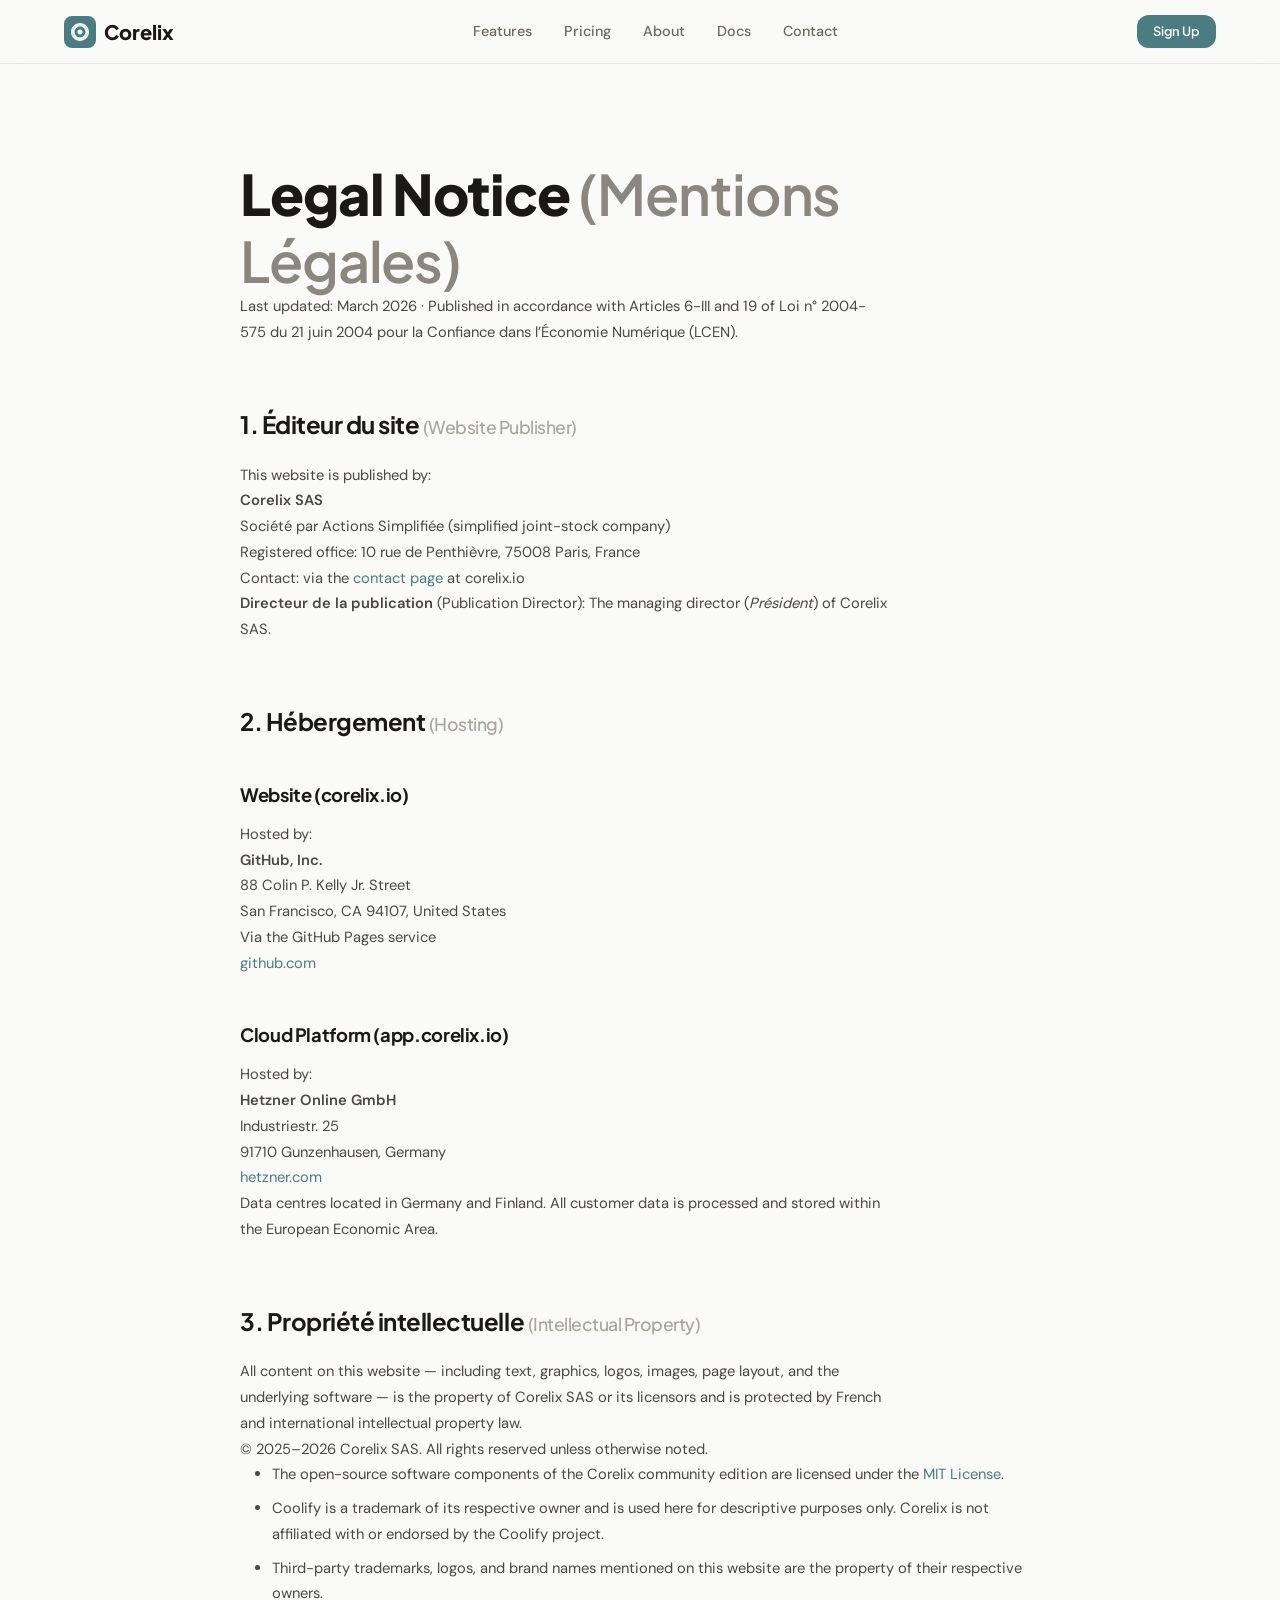
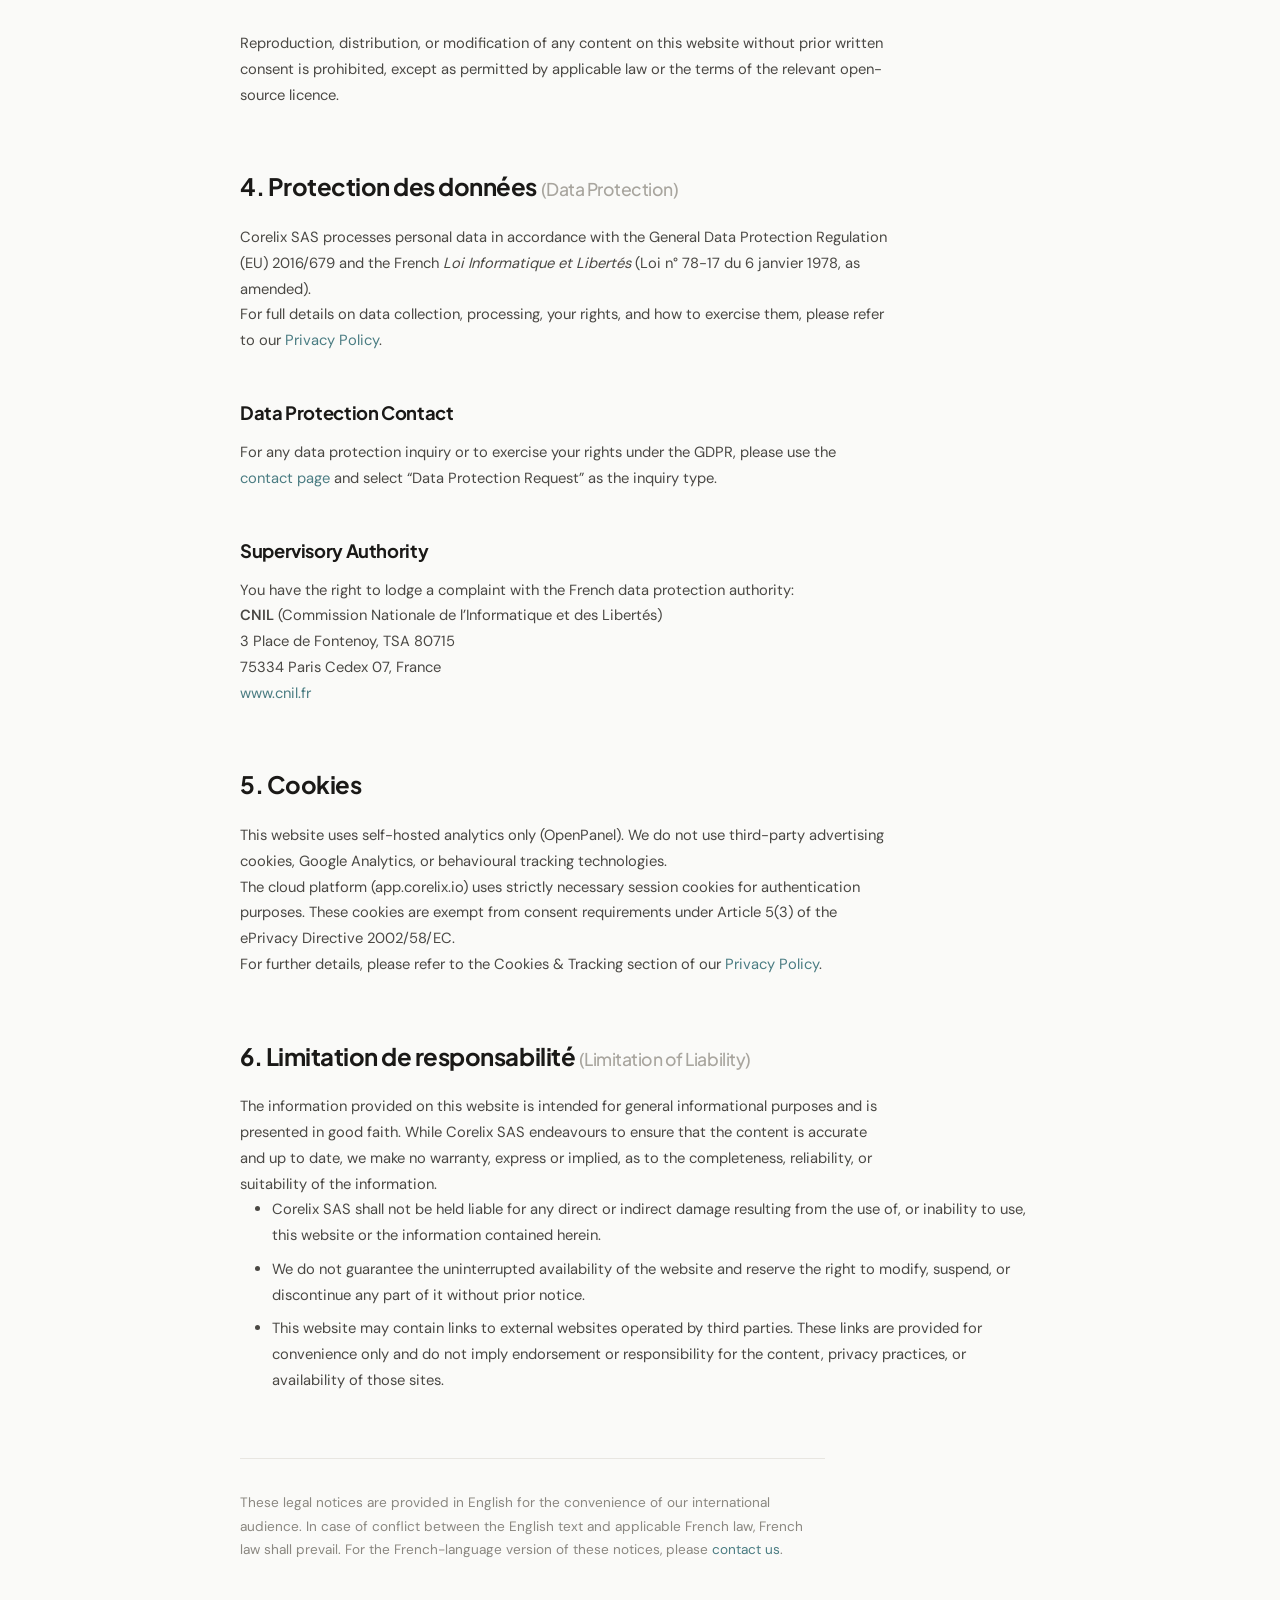
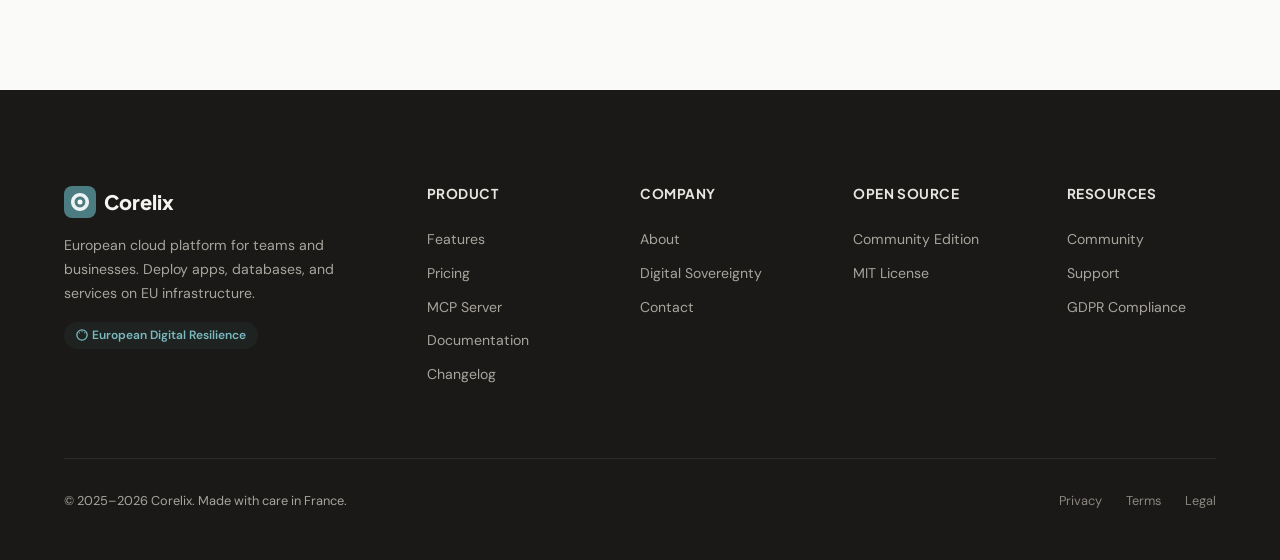
<file: legal.html>
<!DOCTYPE html>
<html lang="en">
<head>
  <meta charset="utf-8">
  <meta name="viewport" content="width=device-width, initial-scale=1">
  <title>Legal Notice — Corelix (Mentions Légales)</title>
  <meta name="description" content="Corelix legal notice (mentions légales). Company information, hosting, and editorial responsibility as required by French law.">
  <meta name="keywords" content="mentions légales, legal notice, LCEN, Corelix, French law, imprint">

  <!-- Open Graph -->
  <meta property="og:type" content="website">
  <meta property="og:url" content="https://corelix.io/legal.html">
  <meta property="og:title" content="Legal Notice — Corelix (Mentions Légales)">
  <meta property="og:description" content="Corelix legal notice (mentions légales). Company information, hosting, and editorial responsibility as required by French law.">
  <meta property="og:image" content="https://corelix.io/images/og-cover.png">
  <meta property="og:locale" content="en_US">

  <!-- Twitter -->
  <meta name="twitter:card" content="summary_large_image">
  <meta name="twitter:title" content="Legal Notice — Corelix (Mentions Légales)">
  <meta name="twitter:description" content="Corelix legal notice (mentions légales). Company information, hosting, and editorial responsibility as required by French law.">
  <meta name="twitter:image" content="https://corelix.io/images/og-cover.png">

  <!-- Canonical -->
  <link rel="canonical" href="https://corelix.io/legal.html">

  <link rel="icon" type="image/svg+xml" href="data:image/svg+xml,%3Csvg xmlns='http://www.w3.org/2000/svg' viewBox='0 0 32 32'%3E%3Crect width='32' height='32' rx='8' fill='%234A7C82'/%3E%3Cpath d='M16 7C11.03 7 7 11.03 7 16s4.03 9 9 9 9-4.03 9-9-4.03-9-9-9zm0 14.4c-2.98 0-5.4-2.42-5.4-5.4s2.42-5.4 5.4-5.4 5.4 2.42 5.4 5.4-2.42 5.4-5.4 5.4z' fill='white' opacity='0.9'/%3E%3Ccircle cx='16' cy='16' r='2.5' fill='white'/%3E%3C/svg%3E">
  <meta name="theme-color" content="#4A7C82">

  <!-- Styles -->
  <link rel="stylesheet" href="css/styles.css">

  <style>
    .legal-content { max-width: 800px; margin: 0 auto; }
    .legal-content h2 { margin-top: var(--space-3xl); margin-bottom: var(--space-lg); font-size: 1.5rem; }
    .legal-content h3 { margin-top: var(--space-2xl); margin-bottom: var(--space-md); font-size: 1.15rem; }
    .legal-content p, .legal-content li { font-size: 0.92rem; line-height: 1.75; color: var(--color-neutral-700); }
    .legal-content ul { margin-left: var(--space-xl); margin-bottom: var(--space-lg); }
    .legal-content li { margin-bottom: var(--space-sm); }
    .legal-meta { font-size: 0.82rem; color: var(--color-neutral-500); margin-bottom: var(--space-3xl); }
  </style>

  <!-- Structured Data -->
  <script type="application/ld+json">
  {
    "@context": "https://schema.org",
    "@type": "WebPage",
    "name": "Legal Notice (Mentions Légales)",
    "description": "Corelix legal notice as required by French law (LCEN). Company information, hosting, intellectual property, and data protection.",
    "url": "https://corelix.io/legal.html",
    "inLanguage": "en",
    "publisher": {
      "@type": "Organization",
      "name": "Corelix",
      "url": "https://corelix.io",
      "address": {
        "@type": "PostalAddress",
        "streetAddress": "10 rue de Penthièvre",
        "postalCode": "75008",
        "addressLocality": "Paris",
        "addressCountry": "FR"
      }
    },
    "dateModified": "2026-03-27"
  }
  </script>
</head>
<body>
  <a href="#main" class="skip-link">Skip to main content</a>

  <!-- ====== Header ====== -->
  <header class="header" role="banner">
    <div class="header__inner">
      <a href="index.html" class="header__logo" aria-label="Corelix home">
        <svg class="header__logo-icon" viewBox="0 0 32 32" fill="none" xmlns="http://www.w3.org/2000/svg" aria-hidden="true">
          <rect width="32" height="32" rx="8" fill="#4A7C82"/>
          <path d="M16 7C11.03 7 7 11.03 7 16s4.03 9 9 9 9-4.03 9-9-4.03-9-9-9zm0 14.4c-2.98 0-5.4-2.42-5.4-5.4s2.42-5.4 5.4-5.4 5.4 2.42 5.4 5.4-2.42 5.4-5.4 5.4z" fill="white" opacity="0.9"/>
          <circle cx="16" cy="16" r="2.5" fill="white"/>
        </svg>
        Corelix
      </a>

      <nav class="header__nav" aria-label="Main navigation">
        <a href="features.html" class="header__link">Features</a>
        <a href="pricing.html" class="header__link">Pricing</a>
        <a href="about.html" class="header__link">About</a>
        <a href="https://docs.corelix.io" class="header__link">Docs</a>
        <a href="contact.html" class="header__link">Contact</a>
      </nav>

      <div class="header__actions">
        <a href="https://app.corelix.io/register" class="btn btn--primary btn--sm">Sign Up</a>
      </div>

      <button class="header__mobile-toggle" aria-label="Toggle menu" aria-expanded="false">
        <svg width="24" height="24" viewBox="0 0 24 24" fill="none" stroke="currentColor" stroke-width="2" stroke-linecap="round"><line x1="3" y1="6" x2="21" y2="6"/><line x1="3" y1="12" x2="21" y2="12"/><line x1="3" y1="18" x2="21" y2="18"/></svg>
      </button>
    </div>
  </header>

  <!-- Mobile Nav -->
  <nav class="mobile-nav" aria-label="Mobile navigation">
    <a href="features.html" class="mobile-nav__link">Features</a>
    <a href="pricing.html" class="mobile-nav__link">Pricing</a>
    <a href="about.html" class="mobile-nav__link">About</a>
    <a href="https://docs.corelix.io" class="mobile-nav__link">Docs</a>
    <a href="contact.html" class="mobile-nav__link">Contact</a>
    <a href="https://app.corelix.io/register" class="btn btn--primary btn--lg" style="margin-top:auto;">Sign Up</a>
  </nav>

  <main id="main">
    <section class="section" style="padding-top: calc(var(--header-height) + var(--space-4xl));">
      <div class="container">
        <div class="legal-content" data-animate>
          <h1>Legal Notice <span style="color: var(--color-neutral-500); font-weight: 600;">(Mentions Légales)</span></h1>
          <p class="legal-meta">Last updated: March 2026 &middot; Published in accordance with Articles 6-III and 19 of Loi n° 2004-575 du 21 juin 2004 pour la Confiance dans l&rsquo;Économie Numérique (LCEN).</p>

          <h2>1. Éditeur du site <span style="color: var(--color-neutral-400); font-weight: 500; font-size: 1.1rem;">(Website Publisher)</span></h2>
          <p>This website is published by:</p>
          <p><strong>Corelix SAS</strong><br>
          Société par Actions Simplifiée (simplified joint-stock company)<br>
          Registered office: 10 rue de Penthièvre, 75008 Paris, France</p>
          <p>Contact: via the <a href="contact.html">contact page</a> at corelix.io</p>
          <p><strong>Directeur de la publication</strong> (Publication Director): The managing director (<em>Président</em>) of Corelix SAS.</p>

          <h2>2. Hébergement <span style="color: var(--color-neutral-400); font-weight: 500; font-size: 1.1rem;">(Hosting)</span></h2>

          <h3>Website (corelix.io)</h3>
          <p>Hosted by:</p>
          <p><strong>GitHub, Inc.</strong><br>
          88 Colin P. Kelly Jr. Street<br>
          San Francisco, CA 94107, United States<br>
          Via the GitHub Pages service<br>
          <a href="https://github.com" target="_blank" rel="noopener">github.com</a></p>

          <h3>Cloud Platform (app.corelix.io)</h3>
          <p>Hosted by:</p>
          <p><strong>Hetzner Online GmbH</strong><br>
          Industriestr. 25<br>
          91710 Gunzenhausen, Germany<br>
          <a href="https://www.hetzner.com" target="_blank" rel="noopener">hetzner.com</a></p>
          <p>Data centres located in Germany and Finland. All customer data is processed and stored within the European Economic Area.</p>

          <h2>3. Propriété intellectuelle <span style="color: var(--color-neutral-400); font-weight: 500; font-size: 1.1rem;">(Intellectual Property)</span></h2>
          <p>All content on this website &mdash; including text, graphics, logos, images, page layout, and the underlying software &mdash; is the property of Corelix SAS or its licensors and is protected by French and international intellectual property law.</p>
          <p>&copy; 2025&ndash;2026 Corelix SAS. All rights reserved unless otherwise noted.</p>
          <ul>
            <li>The open-source software components of the Corelix community edition are licensed under the <a href="https://github.com/amirhmoradi/coolify-enhanced/blob/main/LICENSE" target="_blank" rel="noopener">MIT License</a>.</li>
            <li>Coolify is a trademark of its respective owner and is used here for descriptive purposes only. Corelix is not affiliated with or endorsed by the Coolify project.</li>
            <li>Third-party trademarks, logos, and brand names mentioned on this website are the property of their respective owners.</li>
          </ul>
          <p>Reproduction, distribution, or modification of any content on this website without prior written consent is prohibited, except as permitted by applicable law or the terms of the relevant open-source licence.</p>

          <h2>4. Protection des données <span style="color: var(--color-neutral-400); font-weight: 500; font-size: 1.1rem;">(Data Protection)</span></h2>
          <p>Corelix SAS processes personal data in accordance with the General Data Protection Regulation (EU) 2016/679 and the French <em>Loi Informatique et Libertés</em> (Loi n° 78-17 du 6 janvier 1978, as amended).</p>
          <p>For full details on data collection, processing, your rights, and how to exercise them, please refer to our <a href="privacy.html">Privacy Policy</a>.</p>

          <h3>Data Protection Contact</h3>
          <p>For any data protection inquiry or to exercise your rights under the GDPR, please use the <a href="contact.html">contact page</a> and select &ldquo;Data Protection Request&rdquo; as the inquiry type.</p>

          <h3>Supervisory Authority</h3>
          <p>You have the right to lodge a complaint with the French data protection authority:</p>
          <p><strong>CNIL</strong> (Commission Nationale de l&rsquo;Informatique et des Libertés)<br>
          3 Place de Fontenoy, TSA 80715<br>
          75334 Paris Cedex 07, France<br>
          <a href="https://www.cnil.fr" target="_blank" rel="noopener">www.cnil.fr</a></p>

          <h2>5. Cookies</h2>
          <p>This website uses self-hosted analytics only (OpenPanel). We do not use third-party advertising cookies, Google Analytics, or behavioural tracking technologies.</p>
          <p>The cloud platform (app.corelix.io) uses strictly necessary session cookies for authentication purposes. These cookies are exempt from consent requirements under Article 5(3) of the ePrivacy Directive 2002/58/EC.</p>
          <p>For further details, please refer to the Cookies &amp; Tracking section of our <a href="privacy.html">Privacy Policy</a>.</p>

          <h2>6. Limitation de responsabilité <span style="color: var(--color-neutral-400); font-weight: 500; font-size: 1.1rem;">(Limitation of Liability)</span></h2>
          <p>The information provided on this website is intended for general informational purposes and is presented in good faith. While Corelix SAS endeavours to ensure that the content is accurate and up to date, we make no warranty, express or implied, as to the completeness, reliability, or suitability of the information.</p>
          <ul>
            <li>Corelix SAS shall not be held liable for any direct or indirect damage resulting from the use of, or inability to use, this website or the information contained herein.</li>
            <li>We do not guarantee the uninterrupted availability of the website and reserve the right to modify, suspend, or discontinue any part of it without prior notice.</li>
            <li>This website may contain links to external websites operated by third parties. These links are provided for convenience only and do not imply endorsement or responsibility for the content, privacy practices, or availability of those sites.</li>
          </ul>

          <p style="margin-top: var(--space-3xl); padding-top: var(--space-xl); border-top: 1px solid var(--color-neutral-200); font-size: 0.85rem; color: var(--color-neutral-500);">
            These legal notices are provided in English for the convenience of our international audience. In case of conflict between the English text and applicable French law, French law shall prevail. For the French-language version of these notices, please <a href="contact.html">contact us</a>.
          </p>
        </div>
      </div>
    </section>
  </main>


  <!-- ====== Footer ====== -->
  <footer class="footer" role="contentinfo">
    <div class="container">
      <div class="footer__grid">
        <div class="footer__brand">
          <a href="index.html" class="header__logo" style="color:var(--color-neutral-100);">
            <svg class="header__logo-icon" viewBox="0 0 32 32" fill="none" aria-hidden="true">
              <rect width="32" height="32" rx="8" fill="#4A7C82"/>
              <path d="M16 7C11.03 7 7 11.03 7 16s4.03 9 9 9 9-4.03 9-9-4.03-9-9-9zm0 14.4c-2.98 0-5.4-2.42-5.4-5.4s2.42-5.4 5.4-5.4 5.4 2.42 5.4 5.4-2.42 5.4-5.4 5.4z" fill="white" opacity="0.9"/>
              <circle cx="16" cy="16" r="2.5" fill="white"/>
            </svg>
            Corelix
          </a>
          <p>European cloud platform for teams and businesses. Deploy apps, databases, and services on EU infrastructure.</p>
          <div class="footer__eu-badge">
            <svg width="12" height="12" viewBox="0 0 14 14" fill="none"><circle cx="7" cy="7" r="6" stroke="currentColor" stroke-width="1.5"/><circle cx="7" cy="3" r="0.7" fill="currentColor"/><circle cx="4" cy="4.5" r="0.7" fill="currentColor"/><circle cx="10" cy="4.5" r="0.7" fill="currentColor"/></svg>
            European Digital Resilience
          </div>
        </div>

        <div>
          <h4 class="footer__col-title">Product</h4>
          <ul class="footer__links">
            <li><a href="features.html">Features</a></li>
            <li><a href="pricing.html">Pricing</a></li>
            <li><a href="features.html#mcp-server">MCP Server</a></li>
            <li><a href="https://docs.corelix.io" target="_blank" rel="noopener">Documentation</a></li>
            <li><a href="https://github.com/amirhmoradi/coolify-enhanced/releases" target="_blank" rel="noopener">Changelog</a></li>
          </ul>
        </div>

        <div>
          <h4 class="footer__col-title">Company</h4>
          <ul class="footer__links">
            <li><a href="about.html">About</a></li>
            <li><a href="about.html#sovereignty">Digital Sovereignty</a></li>
            <li><a href="contact.html">Contact</a></li>
          </ul>
        </div>

        <div>
          <h4 class="footer__col-title">Open Source</h4>
          <ul class="footer__links">
            <li><a href="https://github.com/amirhmoradi/coolify-enhanced" target="_blank" rel="noopener">Community Edition</a></li>
            <li><a href="https://github.com/amirhmoradi/coolify-enhanced/blob/main/LICENSE" target="_blank" rel="noopener">MIT License</a></li>
          </ul>
        </div>

        <div>
          <h4 class="footer__col-title">Resources</h4>
          <ul class="footer__links">
            <li><a href="https://community.corelix.io" target="_blank" rel="noopener">Community</a></li>
            <li><a href="contact.html">Support</a></li>
            <li><a href="about.html#gdpr">GDPR Compliance</a></li>
          </ul>
        </div>
      </div>

      <div class="footer__bottom">
        <p>&copy; 2025–2026 Corelix. Made with care in France.</p>
        <div class="footer__bottom-links">
          <a href="privacy.html">Privacy</a>
          <a href="terms.html">Terms</a>
          <a href="legal.html">Legal</a>
        </div>
      </div>
    </div>
  </footer>

  <!-- Analytics: OpenPanel (self-hosted) -->
  <script defer src="https://openpanel.corelix.io/op.js" data-website-id="corelix-io"></script>
  <script src="js/main.js"></script>
</body>
</html>
</file>
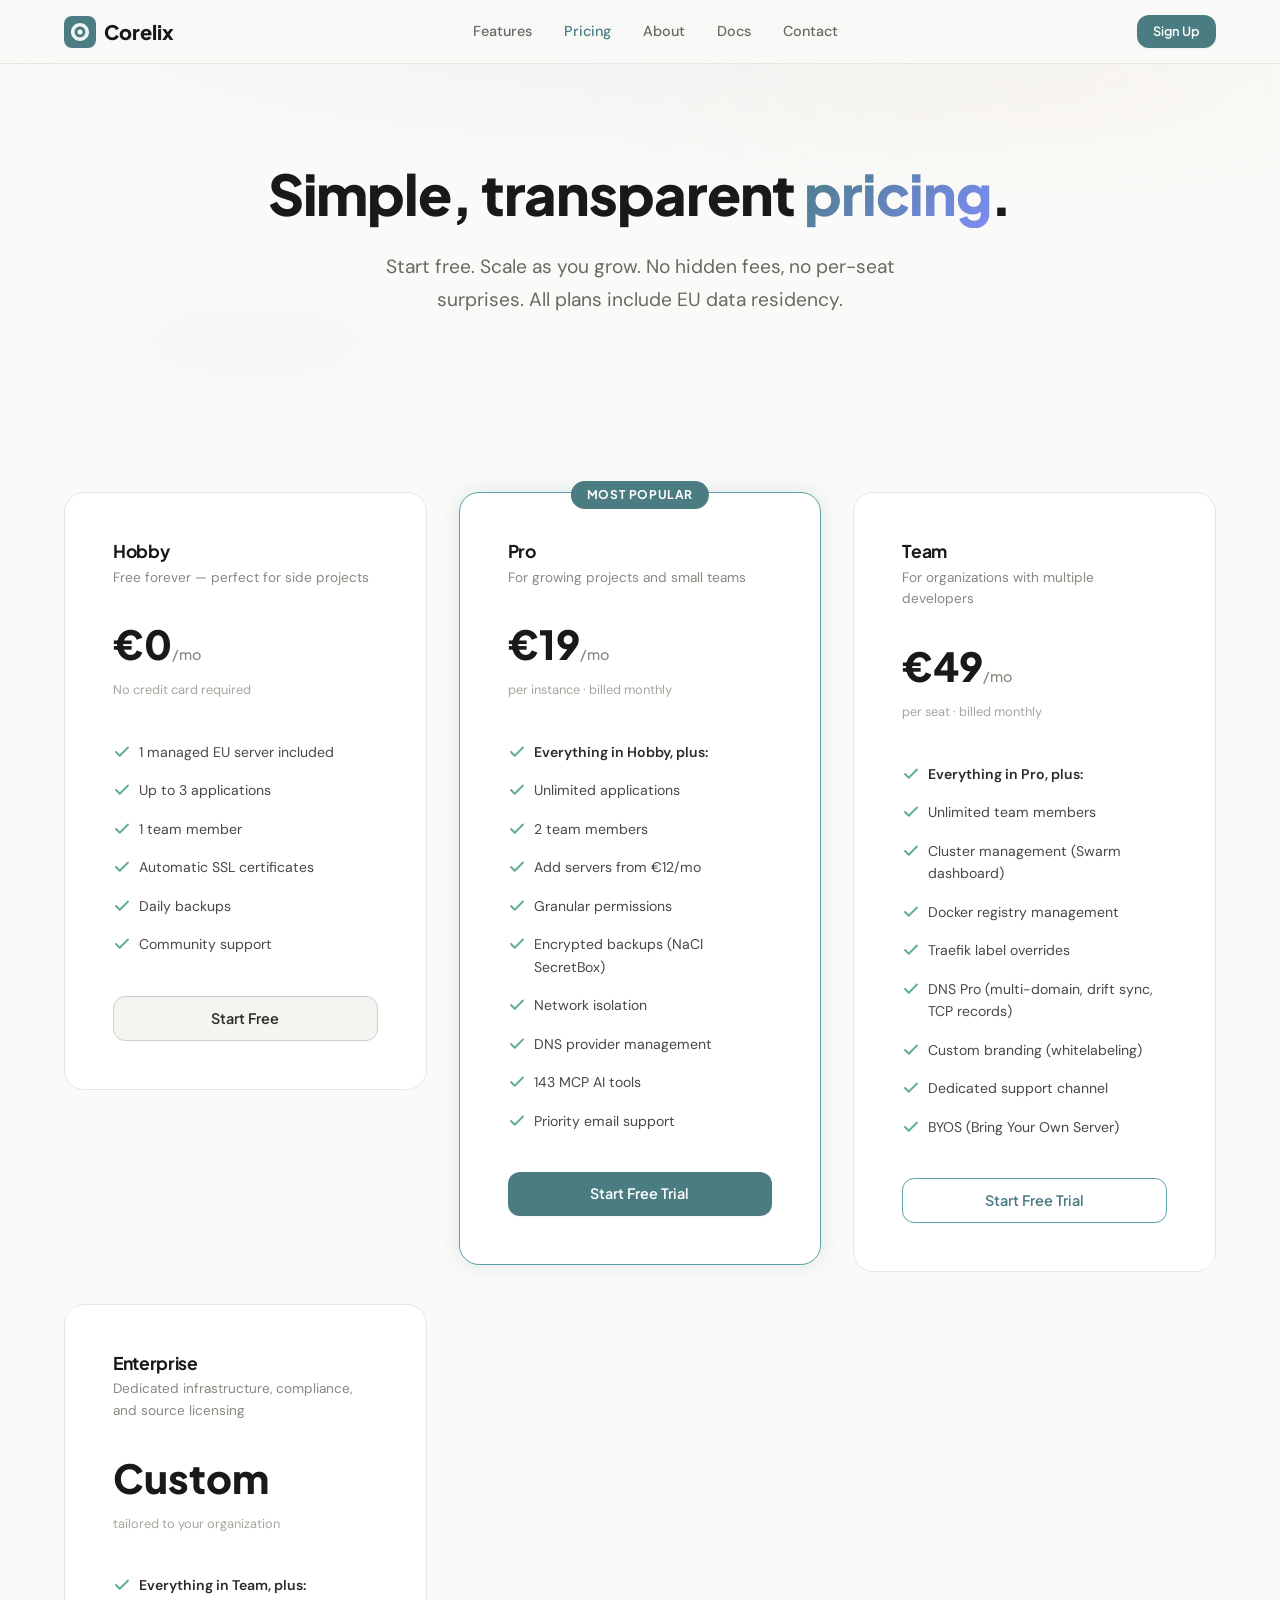
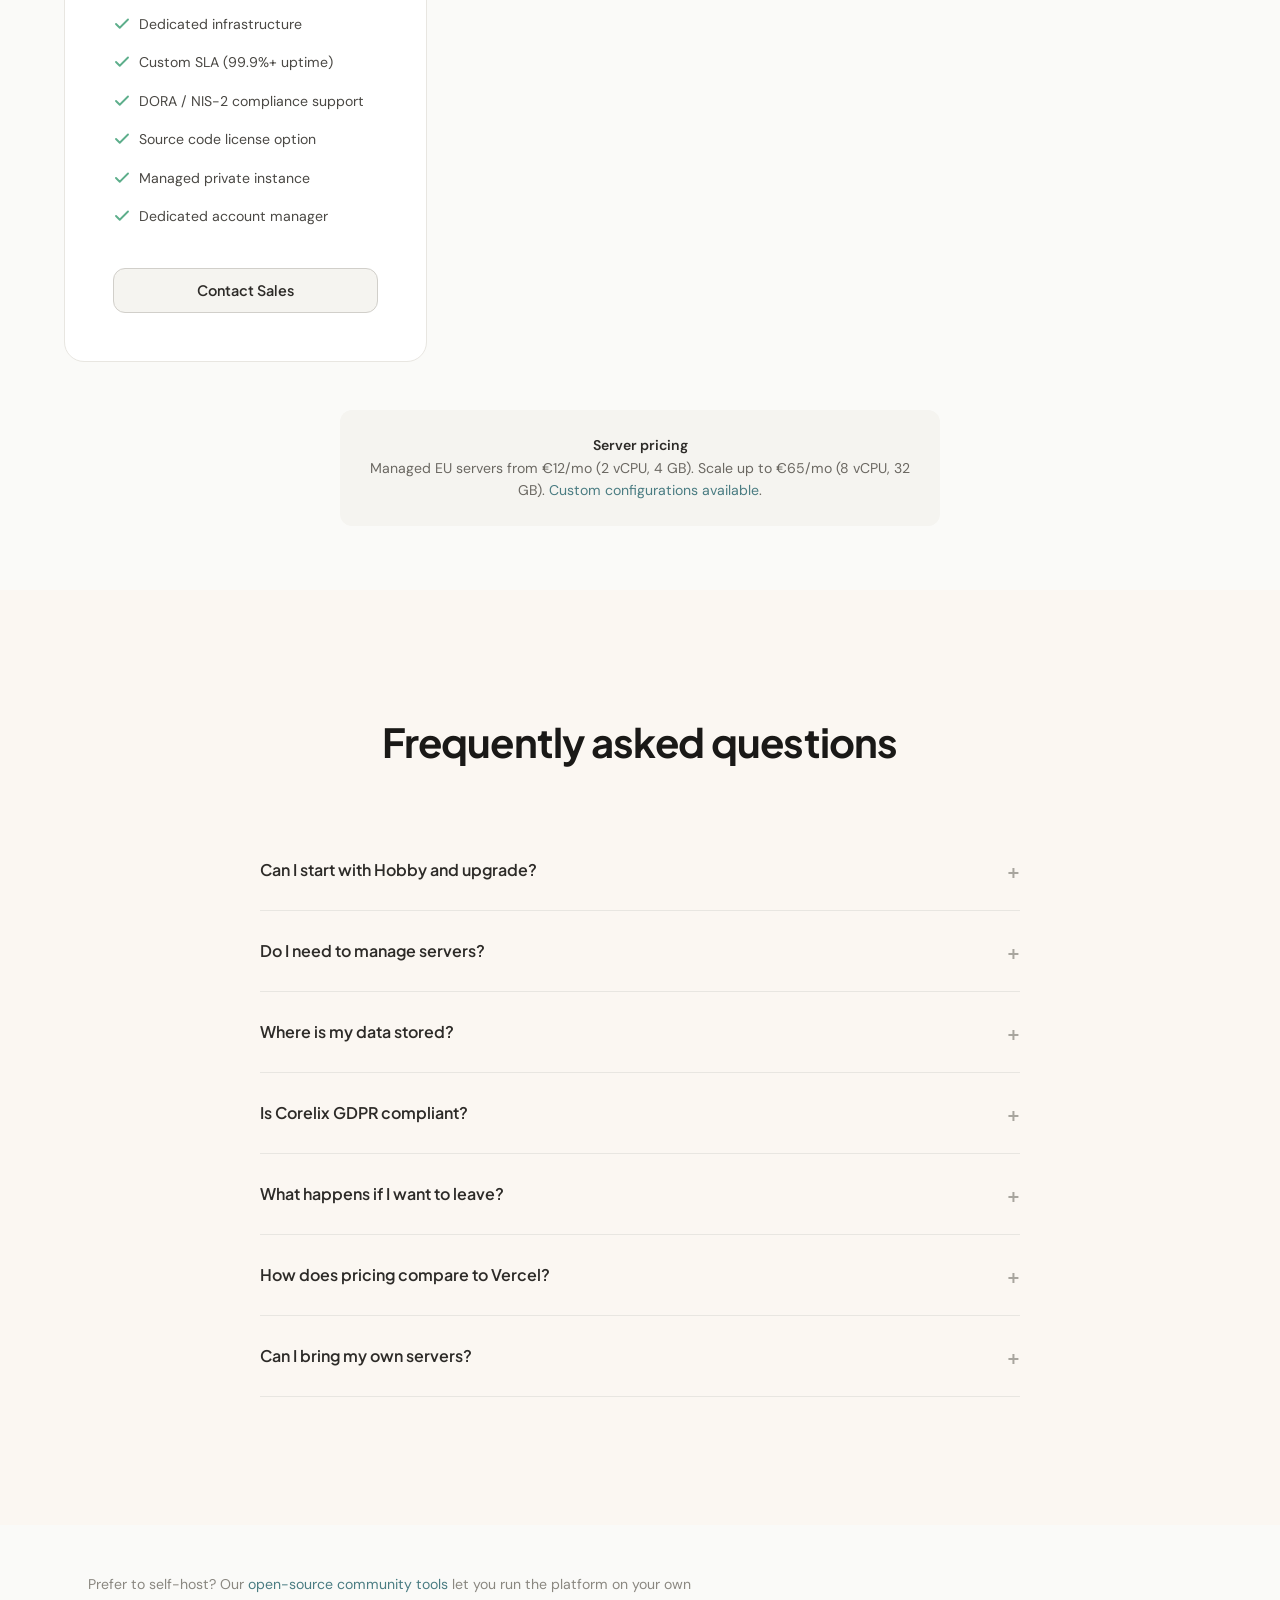
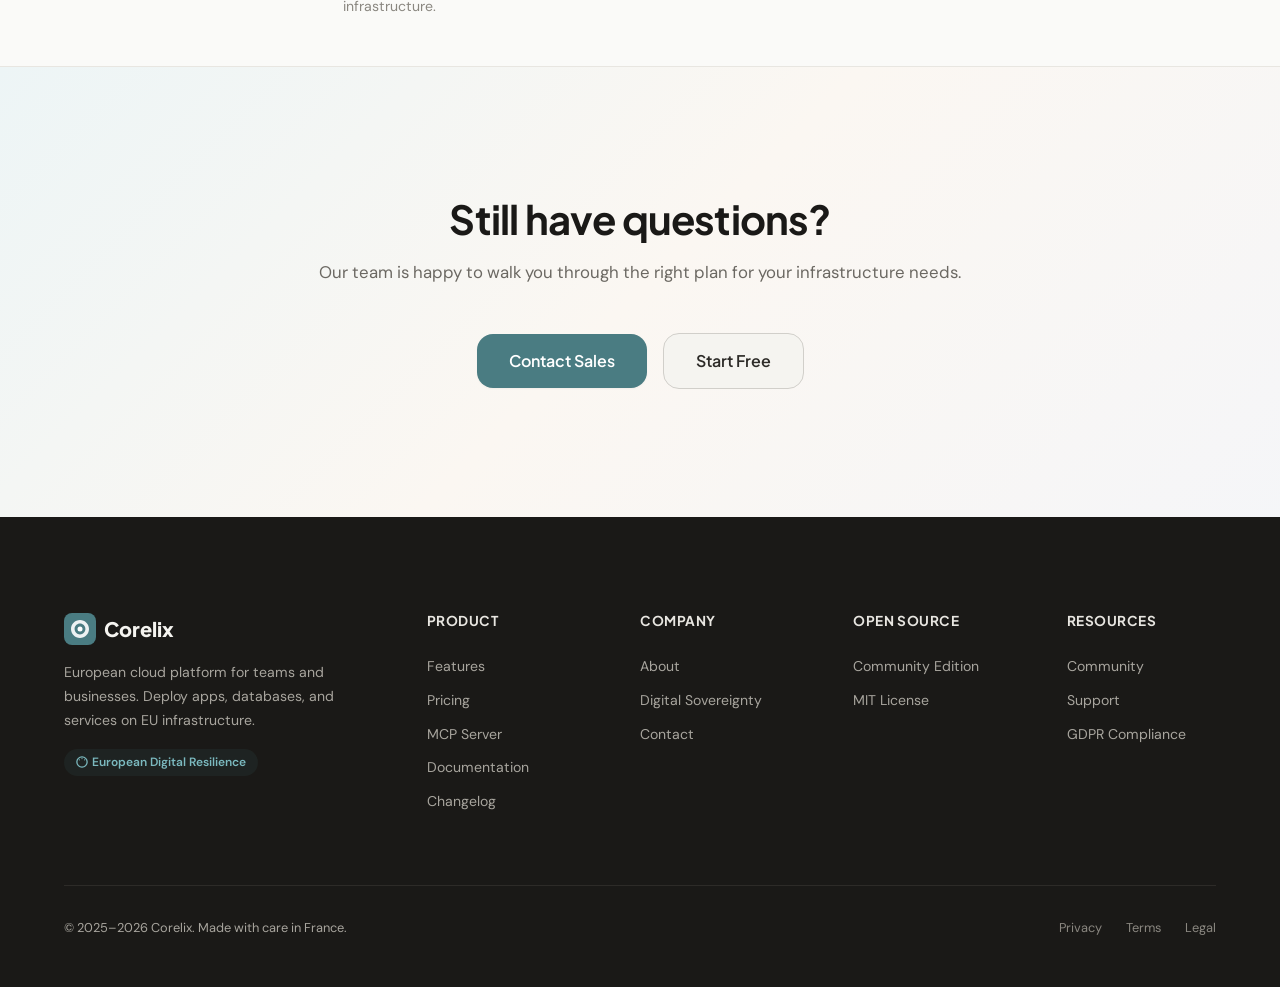
<file: pricing.html>
<!DOCTYPE html>
<html lang="en">
<head>
  <meta charset="utf-8">
  <meta name="viewport" content="width=device-width, initial-scale=1">
  <title>Pricing — Corelix | European Cloud Platform Pricing</title>
  <meta name="description" content="Corelix cloud pricing: Free Hobby plan, Pro from €19/mo, Team from €49/mo per seat. Deploy on EU infrastructure. No vendor lock-in.">
  <meta name="keywords" content="Corelix pricing, European cloud pricing, PaaS pricing, EU cloud platform, GDPR compliant hosting, managed PaaS, cloud deployment">

  <!-- Open Graph -->
  <meta property="og:type" content="website">
  <meta property="og:url" content="https://corelix.io/pricing.html">
  <meta property="og:title" content="Pricing — Corelix | European Cloud Platform Pricing">
  <meta property="og:description" content="Free Hobby plan. Pro from €19/mo. Team from €49/mo per seat. Deploy on EU infrastructure. No vendor lock-in.">
  <meta property="og:image" content="https://corelix.io/images/og-cover.png">
  <meta property="og:locale" content="en_US">

  <!-- Twitter -->
  <meta name="twitter:card" content="summary_large_image">
  <meta name="twitter:title" content="Pricing — Corelix | European Cloud Platform Pricing">
  <meta name="twitter:description" content="Free Hobby plan. Pro from €19/mo. Team from €49/mo per seat. EU infrastructure. No vendor lock-in.">
  <meta name="twitter:image" content="https://corelix.io/images/og-cover.png">

  <!-- Canonical -->
  <link rel="canonical" href="https://corelix.io/pricing.html">

  <link rel="icon" type="image/svg+xml" href="data:image/svg+xml,%3Csvg xmlns='http://www.w3.org/2000/svg' viewBox='0 0 32 32'%3E%3Crect width='32' height='32' rx='8' fill='%234A7C82'/%3E%3Cpath d='M16 7C11.03 7 7 11.03 7 16s4.03 9 9 9 9-4.03 9-9-4.03-9-9-9zm0 14.4c-2.98 0-5.4-2.42-5.4-5.4s2.42-5.4 5.4-5.4 5.4 2.42 5.4 5.4-2.42 5.4-5.4 5.4z' fill='white' opacity='0.9'/%3E%3Ccircle cx='16' cy='16' r='2.5' fill='white'/%3E%3C/svg%3E">
  <meta name="theme-color" content="#4A7C82">

  <!-- Styles -->
  <link rel="stylesheet" href="css/styles.css">

  <!-- Page-specific styles -->
  <style>
    .hero--compact {
      padding-top: calc(var(--header-height) + var(--space-4xl));
      padding-bottom: var(--space-3xl);
    }
    details {
      border-bottom: 1px solid var(--color-neutral-200);
      padding: var(--space-lg) 0;
    }
    summary {
      cursor: pointer;
      font-family: var(--font-display);
      font-weight: 600;
      font-size: 1rem;
      color: var(--color-neutral-800);
      list-style: none;
      display: flex;
      justify-content: space-between;
      align-items: center;
    }
    summary::-webkit-details-marker { display: none; }
    summary::after {
      content: '+';
      font-size: 1.25rem;
      color: var(--color-neutral-400);
      transition: transform 0.2s;
      flex-shrink: 0;
      margin-left: var(--space-lg);
    }
    details[open] summary::after { content: '\2212'; }
    details p {
      margin-top: var(--space-md);
      color: var(--color-neutral-600);
      font-size: 0.9rem;
      line-height: 1.7;
      max-width: 65ch;
    }
    .pricing-card__features li strong {
      font-weight: 600;
      color: var(--color-neutral-800);
    }
  </style>

  <!-- Structured Data -->
  <script type="application/ld+json">
  {
    "@context": "https://schema.org",
    "@type": "WebPage",
    "name": "Corelix Cloud Pricing",
    "description": "Corelix cloud platform pricing: Hobby (free), Pro (€19/mo), Team (€49/mo per seat), Enterprise (custom).",
    "url": "https://corelix.io/pricing.html",
    "mainEntity": {
      "@type": "SoftwareApplication",
      "name": "Corelix",
      "applicationCategory": "DeveloperApplication",
      "operatingSystem": "Linux",
      "offers": [
        {
          "@type": "Offer",
          "name": "Hobby",
          "price": "0",
          "priceCurrency": "EUR",
          "description": "Free forever. 1 managed EU server, up to 3 applications, 1 team member.",
          "availability": "https://schema.org/InStock"
        },
        {
          "@type": "Offer",
          "name": "Pro",
          "price": "19",
          "priceCurrency": "EUR",
          "billingIncrement": "P1M",
          "description": "Unlimited apps, 2 team members, granular permissions, encrypted backups, network isolation, DNS provider management, 143 MCP AI tools.",
          "availability": "https://schema.org/InStock"
        },
        {
          "@type": "Offer",
          "name": "Team",
          "price": "49",
          "priceCurrency": "EUR",
          "billingIncrement": "P1M",
          "description": "Per seat. Unlimited team members, cluster management, Docker registry management, Traefik label overrides, DNS Pro depth, custom branding, BYOS.",
          "availability": "https://schema.org/InStock"
        },
        {
          "@type": "Offer",
          "name": "Enterprise",
          "description": "Custom pricing. Dedicated infrastructure, custom SLA, DORA/NIS-2 compliance support, source code license.",
          "availability": "https://schema.org/InStock"
        }
      ]
    }
  }
  </script>
</head>
<body>
  <a href="#main" class="skip-link">Skip to main content</a>

  <!-- ====== Header ====== -->
  <header class="header" role="banner">
    <div class="header__inner">
      <a href="index.html" class="header__logo" aria-label="Corelix home">
        <svg class="header__logo-icon" viewBox="0 0 32 32" fill="none" xmlns="http://www.w3.org/2000/svg" aria-hidden="true">
          <rect width="32" height="32" rx="8" fill="#4A7C82"/>
          <path d="M16 7C11.03 7 7 11.03 7 16s4.03 9 9 9 9-4.03 9-9-4.03-9-9-9zm0 14.4c-2.98 0-5.4-2.42-5.4-5.4s2.42-5.4 5.4-5.4 5.4 2.42 5.4 5.4-2.42 5.4-5.4 5.4z" fill="white" opacity="0.9"/>
          <circle cx="16" cy="16" r="2.5" fill="white"/>
        </svg>
        Corelix
      </a>

      <nav class="header__nav" aria-label="Main navigation">
        <a href="features.html" class="header__link">Features</a>
        <a href="pricing.html" class="header__link header__link--active">Pricing</a>
        <a href="about.html" class="header__link">About</a>
        <a href="https://docs.corelix.io" class="header__link" target="_blank" rel="noopener">Docs</a>
        <a href="contact.html" class="header__link">Contact</a>
      </nav>

      <div class="header__actions">
        <a href="https://app.corelix.io/register" class="btn btn--primary btn--sm">Sign Up</a>
      </div>

      <button class="header__mobile-toggle" aria-label="Toggle menu" aria-expanded="false">
        <svg width="24" height="24" viewBox="0 0 24 24" fill="none" stroke="currentColor" stroke-width="2" stroke-linecap="round"><line x1="3" y1="6" x2="21" y2="6"/><line x1="3" y1="12" x2="21" y2="12"/><line x1="3" y1="18" x2="21" y2="18"/></svg>
      </button>
    </div>
  </header>

  <!-- Mobile Nav -->
  <nav class="mobile-nav" aria-label="Mobile navigation">
    <a href="features.html" class="mobile-nav__link">Features</a>
    <a href="pricing.html" class="mobile-nav__link">Pricing</a>
    <a href="about.html" class="mobile-nav__link">About</a>
    <a href="https://docs.corelix.io" class="mobile-nav__link" target="_blank" rel="noopener">Docs</a>
    <a href="contact.html" class="mobile-nav__link">Contact</a>
    <a href="https://app.corelix.io/register" class="btn btn--primary btn--lg" style="margin-top:auto;">Sign Up</a>
  </nav>

  <main id="main">
    <!-- ====== Hero ====== -->
    <section class="hero hero--compact">
      <div class="container">
        <h1 class="hero__title animate-in">
          Simple, transparent <em>pricing</em>.
        </h1>
        <p class="hero__subtitle animate-in animate-in--delay-1">
          Start free. Scale as you grow. No hidden fees, no per-seat surprises. All plans include EU data residency.
        </p>
      </div>
    </section>


    <!-- ====== Pricing Cards ====== -->
    <section class="section--sm">
      <div class="container">
        <div class="pricing-grid" data-animate>

          <!-- Hobby (Free) -->
          <div class="pricing-card">
            <h3 class="pricing-card__name">Hobby</h3>
            <div class="pricing-card__desc">Free forever — perfect for side projects</div>
            <div class="pricing-card__price">€0<span>/mo</span></div>
            <div class="pricing-card__period">No credit card required</div>
            <ul class="pricing-card__features">
              <li>
                <svg width="18" height="18" viewBox="0 0 24 24" fill="none" stroke="currentColor" stroke-width="2.5" stroke-linecap="round" stroke-linejoin="round"><polyline points="20 6 9 17 4 12"/></svg>
                1 managed EU server included
              </li>
              <li>
                <svg width="18" height="18" viewBox="0 0 24 24" fill="none" stroke="currentColor" stroke-width="2.5" stroke-linecap="round" stroke-linejoin="round"><polyline points="20 6 9 17 4 12"/></svg>
                Up to 3 applications
              </li>
              <li>
                <svg width="18" height="18" viewBox="0 0 24 24" fill="none" stroke="currentColor" stroke-width="2.5" stroke-linecap="round" stroke-linejoin="round"><polyline points="20 6 9 17 4 12"/></svg>
                1 team member
              </li>
              <li>
                <svg width="18" height="18" viewBox="0 0 24 24" fill="none" stroke="currentColor" stroke-width="2.5" stroke-linecap="round" stroke-linejoin="round"><polyline points="20 6 9 17 4 12"/></svg>
                Automatic SSL certificates
              </li>
              <li>
                <svg width="18" height="18" viewBox="0 0 24 24" fill="none" stroke="currentColor" stroke-width="2.5" stroke-linecap="round" stroke-linejoin="round"><polyline points="20 6 9 17 4 12"/></svg>
                Daily backups
              </li>
              <li>
                <svg width="18" height="18" viewBox="0 0 24 24" fill="none" stroke="currentColor" stroke-width="2.5" stroke-linecap="round" stroke-linejoin="round"><polyline points="20 6 9 17 4 12"/></svg>
                Community support
              </li>
            </ul>
            <a href="https://app.corelix.io/register" class="btn btn--secondary pricing-card__cta">Start Free</a>
          </div>

          <!-- Pro (Featured) -->
          <div class="pricing-card pricing-card--featured">
            <div class="pricing-card__badge">Most Popular</div>
            <h3 class="pricing-card__name">Pro</h3>
            <div class="pricing-card__desc">For growing projects and small teams</div>
            <div class="pricing-card__price">€19<span>/mo</span></div>
            <div class="pricing-card__period">per instance · billed monthly</div>
            <ul class="pricing-card__features">
              <li>
                <svg width="18" height="18" viewBox="0 0 24 24" fill="none" stroke="currentColor" stroke-width="2.5" stroke-linecap="round" stroke-linejoin="round"><polyline points="20 6 9 17 4 12"/></svg>
                <strong>Everything in Hobby, plus:</strong>
              </li>
              <li>
                <svg width="18" height="18" viewBox="0 0 24 24" fill="none" stroke="currentColor" stroke-width="2.5" stroke-linecap="round" stroke-linejoin="round"><polyline points="20 6 9 17 4 12"/></svg>
                Unlimited applications
              </li>
              <li>
                <svg width="18" height="18" viewBox="0 0 24 24" fill="none" stroke="currentColor" stroke-width="2.5" stroke-linecap="round" stroke-linejoin="round"><polyline points="20 6 9 17 4 12"/></svg>
                2 team members
              </li>
              <li>
                <svg width="18" height="18" viewBox="0 0 24 24" fill="none" stroke="currentColor" stroke-width="2.5" stroke-linecap="round" stroke-linejoin="round"><polyline points="20 6 9 17 4 12"/></svg>
                Add servers from €12/mo
              </li>
              <li>
                <svg width="18" height="18" viewBox="0 0 24 24" fill="none" stroke="currentColor" stroke-width="2.5" stroke-linecap="round" stroke-linejoin="round"><polyline points="20 6 9 17 4 12"/></svg>
                Granular permissions
              </li>
              <li>
                <svg width="18" height="18" viewBox="0 0 24 24" fill="none" stroke="currentColor" stroke-width="2.5" stroke-linecap="round" stroke-linejoin="round"><polyline points="20 6 9 17 4 12"/></svg>
                Encrypted backups (NaCl SecretBox)
              </li>
              <li>
                <svg width="18" height="18" viewBox="0 0 24 24" fill="none" stroke="currentColor" stroke-width="2.5" stroke-linecap="round" stroke-linejoin="round"><polyline points="20 6 9 17 4 12"/></svg>
                Network isolation
              </li>
              <li>
                <svg width="18" height="18" viewBox="0 0 24 24" fill="none" stroke="currentColor" stroke-width="2.5" stroke-linecap="round" stroke-linejoin="round"><polyline points="20 6 9 17 4 12"/></svg>
                DNS provider management
              </li>
              <li>
                <svg width="18" height="18" viewBox="0 0 24 24" fill="none" stroke="currentColor" stroke-width="2.5" stroke-linecap="round" stroke-linejoin="round"><polyline points="20 6 9 17 4 12"/></svg>
                143 MCP AI tools
              </li>
              <li>
                <svg width="18" height="18" viewBox="0 0 24 24" fill="none" stroke="currentColor" stroke-width="2.5" stroke-linecap="round" stroke-linejoin="round"><polyline points="20 6 9 17 4 12"/></svg>
                Priority email support
              </li>
            </ul>
            <a href="https://app.corelix.io/register?plan=pro" class="btn btn--primary pricing-card__cta">Start Free Trial</a>
          </div>

          <!-- Team -->
          <div class="pricing-card">
            <h3 class="pricing-card__name">Team</h3>
            <div class="pricing-card__desc">For organizations with multiple developers</div>
            <div class="pricing-card__price">€49<span>/mo</span></div>
            <div class="pricing-card__period">per seat · billed monthly</div>
            <ul class="pricing-card__features">
              <li>
                <svg width="18" height="18" viewBox="0 0 24 24" fill="none" stroke="currentColor" stroke-width="2.5" stroke-linecap="round" stroke-linejoin="round"><polyline points="20 6 9 17 4 12"/></svg>
                <strong>Everything in Pro, plus:</strong>
              </li>
              <li>
                <svg width="18" height="18" viewBox="0 0 24 24" fill="none" stroke="currentColor" stroke-width="2.5" stroke-linecap="round" stroke-linejoin="round"><polyline points="20 6 9 17 4 12"/></svg>
                Unlimited team members
              </li>
              <li>
                <svg width="18" height="18" viewBox="0 0 24 24" fill="none" stroke="currentColor" stroke-width="2.5" stroke-linecap="round" stroke-linejoin="round"><polyline points="20 6 9 17 4 12"/></svg>
                Cluster management (Swarm dashboard)
              </li>
              <li>
                <svg width="18" height="18" viewBox="0 0 24 24" fill="none" stroke="currentColor" stroke-width="2.5" stroke-linecap="round" stroke-linejoin="round"><polyline points="20 6 9 17 4 12"/></svg>
                Docker registry management
              </li>
              <li>
                <svg width="18" height="18" viewBox="0 0 24 24" fill="none" stroke="currentColor" stroke-width="2.5" stroke-linecap="round" stroke-linejoin="round"><polyline points="20 6 9 17 4 12"/></svg>
                Traefik label overrides
              </li>
              <li>
                <svg width="18" height="18" viewBox="0 0 24 24" fill="none" stroke="currentColor" stroke-width="2.5" stroke-linecap="round" stroke-linejoin="round"><polyline points="20 6 9 17 4 12"/></svg>
                DNS Pro (multi-domain, drift sync, TCP records)
              </li>
              <li>
                <svg width="18" height="18" viewBox="0 0 24 24" fill="none" stroke="currentColor" stroke-width="2.5" stroke-linecap="round" stroke-linejoin="round"><polyline points="20 6 9 17 4 12"/></svg>
                Custom branding (whitelabeling)
              </li>
              <li>
                <svg width="18" height="18" viewBox="0 0 24 24" fill="none" stroke="currentColor" stroke-width="2.5" stroke-linecap="round" stroke-linejoin="round"><polyline points="20 6 9 17 4 12"/></svg>
                Dedicated support channel
              </li>
              <li>
                <svg width="18" height="18" viewBox="0 0 24 24" fill="none" stroke="currentColor" stroke-width="2.5" stroke-linecap="round" stroke-linejoin="round"><polyline points="20 6 9 17 4 12"/></svg>
                BYOS (Bring Your Own Server)
              </li>
            </ul>
            <a href="https://app.corelix.io/register?plan=team" class="btn btn--outline pricing-card__cta">Start Free Trial</a>
          </div>

          <!-- Enterprise -->
          <div class="pricing-card">
            <h3 class="pricing-card__name">Enterprise</h3>
            <div class="pricing-card__desc">Dedicated infrastructure, compliance, and source licensing</div>
            <div class="pricing-card__price">Custom</div>
            <div class="pricing-card__period">tailored to your organization</div>
            <ul class="pricing-card__features">
              <li>
                <svg width="18" height="18" viewBox="0 0 24 24" fill="none" stroke="currentColor" stroke-width="2.5" stroke-linecap="round" stroke-linejoin="round"><polyline points="20 6 9 17 4 12"/></svg>
                <strong>Everything in Team, plus:</strong>
              </li>
              <li>
                <svg width="18" height="18" viewBox="0 0 24 24" fill="none" stroke="currentColor" stroke-width="2.5" stroke-linecap="round" stroke-linejoin="round"><polyline points="20 6 9 17 4 12"/></svg>
                Dedicated infrastructure
              </li>
              <li>
                <svg width="18" height="18" viewBox="0 0 24 24" fill="none" stroke="currentColor" stroke-width="2.5" stroke-linecap="round" stroke-linejoin="round"><polyline points="20 6 9 17 4 12"/></svg>
                Custom SLA (99.9%+ uptime)
              </li>
              <li>
                <svg width="18" height="18" viewBox="0 0 24 24" fill="none" stroke="currentColor" stroke-width="2.5" stroke-linecap="round" stroke-linejoin="round"><polyline points="20 6 9 17 4 12"/></svg>
                DORA / NIS-2 compliance support
              </li>
              <li>
                <svg width="18" height="18" viewBox="0 0 24 24" fill="none" stroke="currentColor" stroke-width="2.5" stroke-linecap="round" stroke-linejoin="round"><polyline points="20 6 9 17 4 12"/></svg>
                Source code license option
              </li>
              <li>
                <svg width="18" height="18" viewBox="0 0 24 24" fill="none" stroke="currentColor" stroke-width="2.5" stroke-linecap="round" stroke-linejoin="round"><polyline points="20 6 9 17 4 12"/></svg>
                Managed private instance
              </li>
              <li>
                <svg width="18" height="18" viewBox="0 0 24 24" fill="none" stroke="currentColor" stroke-width="2.5" stroke-linecap="round" stroke-linejoin="round"><polyline points="20 6 9 17 4 12"/></svg>
                Dedicated account manager
              </li>
            </ul>
            <a href="contact.html" class="btn btn--secondary pricing-card__cta">Contact Sales</a>
          </div>

        </div>

        <!-- Server Pricing Note -->
        <div style="max-width:600px; margin:var(--space-2xl) auto 0; text-align:center; padding:var(--space-lg); background:var(--color-neutral-100); border-radius:var(--radius-lg); font-size:0.88rem; color:var(--color-neutral-600);">
          <strong style="color:var(--color-neutral-800);">Server pricing</strong><br>
          Managed EU servers from €12/mo (2 vCPU, 4 GB). Scale up to €65/mo (8 vCPU, 32 GB). <a href="contact.html" style="color:var(--color-primary-500);">Custom configurations available</a>.
        </div>
      </div>
    </section>


    <!-- ====== FAQ ====== -->
    <section class="section section--cream">
      <div class="container">
        <div class="text-center mb-3xl" data-animate>
          <h2>Frequently asked questions</h2>
        </div>

        <div style="max-width:760px; margin:0 auto;" data-animate data-animate-delay="200">
          <details>
            <summary>Can I start with Hobby and upgrade?</summary>
            <p>Yes, seamlessly. Upgrade to Pro or Team at any time. Your apps, databases, and settings are preserved.</p>
          </details>

          <details>
            <summary>Do I need to manage servers?</summary>
            <p>No. Corelix provisions and manages EU servers for you. You just deploy your code.</p>
          </details>

          <details>
            <summary>Where is my data stored?</summary>
            <p>All managed servers are in EU data centers (Hetzner, Germany and Finland). Your data never leaves the European Economic Area.</p>
          </details>

          <details>
            <summary>Is Corelix GDPR compliant?</summary>
            <p>Yes. All infrastructure is EU-based with no US subsidiary exposure, eliminating CLOUD Act risk entirely.</p>
          </details>

          <details>
            <summary>What happens if I want to leave?</summary>
            <p>No vendor lock-in. Export your data anytime. Our open-source self-hosted tools at <a href="https://github.com/amirhmoradi/coolify-enhanced" target="_blank" rel="noopener" style="color:var(--color-primary-500);">github.com/amirhmoradi/coolify-enhanced</a> let you run the same platform independently.</p>
          </details>

          <details>
            <summary>How does pricing compare to Vercel?</summary>
            <p>A Corelix Pro plan with one server (~€31/mo total) gives you more features than Vercel's $20/mo Pro plan — including databases, backups, network isolation, and full EU data residency.</p>
          </details>

          <details>
            <summary>Can I bring my own servers?</summary>
            <p>Yes, on Team and Enterprise plans. Connect any server via SSH alongside managed ones.</p>
          </details>
        </div>
      </div>
    </section>


    <!-- ====== Self-Hosted Mention ====== -->
    <section class="section--sm" style="text-align:center; padding:var(--space-2xl) 0;">
      <div class="container">
        <p style="color:var(--color-neutral-500); font-size:0.88rem;">
          Prefer to self-host? Our <a href="https://github.com/amirhmoradi/coolify-enhanced" target="_blank" rel="noopener" style="color:var(--color-primary-500);">open-source community tools</a> let you run the platform on your own infrastructure.
        </p>
      </div>
    </section>


    <!-- ====== CTA ====== -->
    <section class="cta-section">
      <div class="container" data-animate>
        <h2>Still have questions?</h2>
        <p>Our team is happy to walk you through the right plan for your infrastructure needs.</p>
        <div class="flex items-center justify-center gap-md" style="flex-wrap:wrap;">
          <a href="contact.html" class="btn btn--primary btn--lg">Contact Sales</a>
          <a href="https://app.corelix.io/register" class="btn btn--secondary btn--lg">Start Free</a>
        </div>
      </div>
    </section>
  </main>


  <!-- ====== Footer ====== -->
  <footer class="footer" role="contentinfo">
    <div class="container">
      <div class="footer__grid">
        <div class="footer__brand">
          <a href="index.html" class="header__logo" style="color:var(--color-neutral-100);">
            <svg class="header__logo-icon" viewBox="0 0 32 32" fill="none" aria-hidden="true">
              <rect width="32" height="32" rx="8" fill="#4A7C82"/>
              <path d="M16 7C11.03 7 7 11.03 7 16s4.03 9 9 9 9-4.03 9-9-4.03-9-9-9zm0 14.4c-2.98 0-5.4-2.42-5.4-5.4s2.42-5.4 5.4-5.4 5.4 2.42 5.4 5.4-2.42 5.4-5.4 5.4z" fill="white" opacity="0.9"/>
              <circle cx="16" cy="16" r="2.5" fill="white"/>
            </svg>
            Corelix
          </a>
          <p>European cloud platform for teams and businesses. Deploy apps, databases, and services on EU infrastructure.</p>
          <div class="footer__eu-badge">
            <svg width="12" height="12" viewBox="0 0 14 14" fill="none"><circle cx="7" cy="7" r="6" stroke="currentColor" stroke-width="1.5"/><circle cx="7" cy="3" r="0.7" fill="currentColor"/><circle cx="4" cy="4.5" r="0.7" fill="currentColor"/><circle cx="10" cy="4.5" r="0.7" fill="currentColor"/></svg>
            European Digital Resilience
          </div>
        </div>

        <div>
          <h4 class="footer__col-title">Product</h4>
          <ul class="footer__links">
            <li><a href="features.html">Features</a></li>
            <li><a href="pricing.html">Pricing</a></li>
            <li><a href="features.html#mcp-server">MCP Server</a></li>
            <li><a href="https://docs.corelix.io" target="_blank" rel="noopener">Documentation</a></li>
            <li><a href="https://github.com/amirhmoradi/coolify-enhanced/releases" target="_blank" rel="noopener">Changelog</a></li>
          </ul>
        </div>

        <div>
          <h4 class="footer__col-title">Company</h4>
          <ul class="footer__links">
            <li><a href="about.html">About</a></li>
            <li><a href="about.html#sovereignty">Digital Sovereignty</a></li>
            <li><a href="contact.html">Contact</a></li>
          </ul>
        </div>

        <div>
          <h4 class="footer__col-title">Open Source</h4>
          <ul class="footer__links">
            <li><a href="https://github.com/amirhmoradi/coolify-enhanced" target="_blank" rel="noopener">Community Edition</a></li>
            <li><a href="https://github.com/amirhmoradi/coolify-enhanced/blob/main/LICENSE" target="_blank" rel="noopener">MIT License</a></li>
          </ul>
        </div>

        <div>
          <h4 class="footer__col-title">Resources</h4>
          <ul class="footer__links">
            <li><a href="https://community.corelix.io" target="_blank" rel="noopener">Community</a></li>
            <li><a href="contact.html">Support</a></li>
            <li><a href="about.html#gdpr">GDPR Compliance</a></li>
          </ul>
        </div>
      </div>

      <div class="footer__bottom">
        <p>&copy; 2025–2026 Corelix. Made with care in France.</p>
        <div class="footer__bottom-links">
          <a href="privacy.html">Privacy</a>
          <a href="terms.html">Terms</a>
          <a href="legal.html">Legal</a>
        </div>
      </div>
    </div>
  </footer>

  <!-- Analytics: OpenPanel (self-hosted) -->
  <script defer src="https://openpanel.corelix.io/op.js" data-website-id="corelix-io"></script>

  <script src="js/main.js"></script>
</body>
</html>
</file>
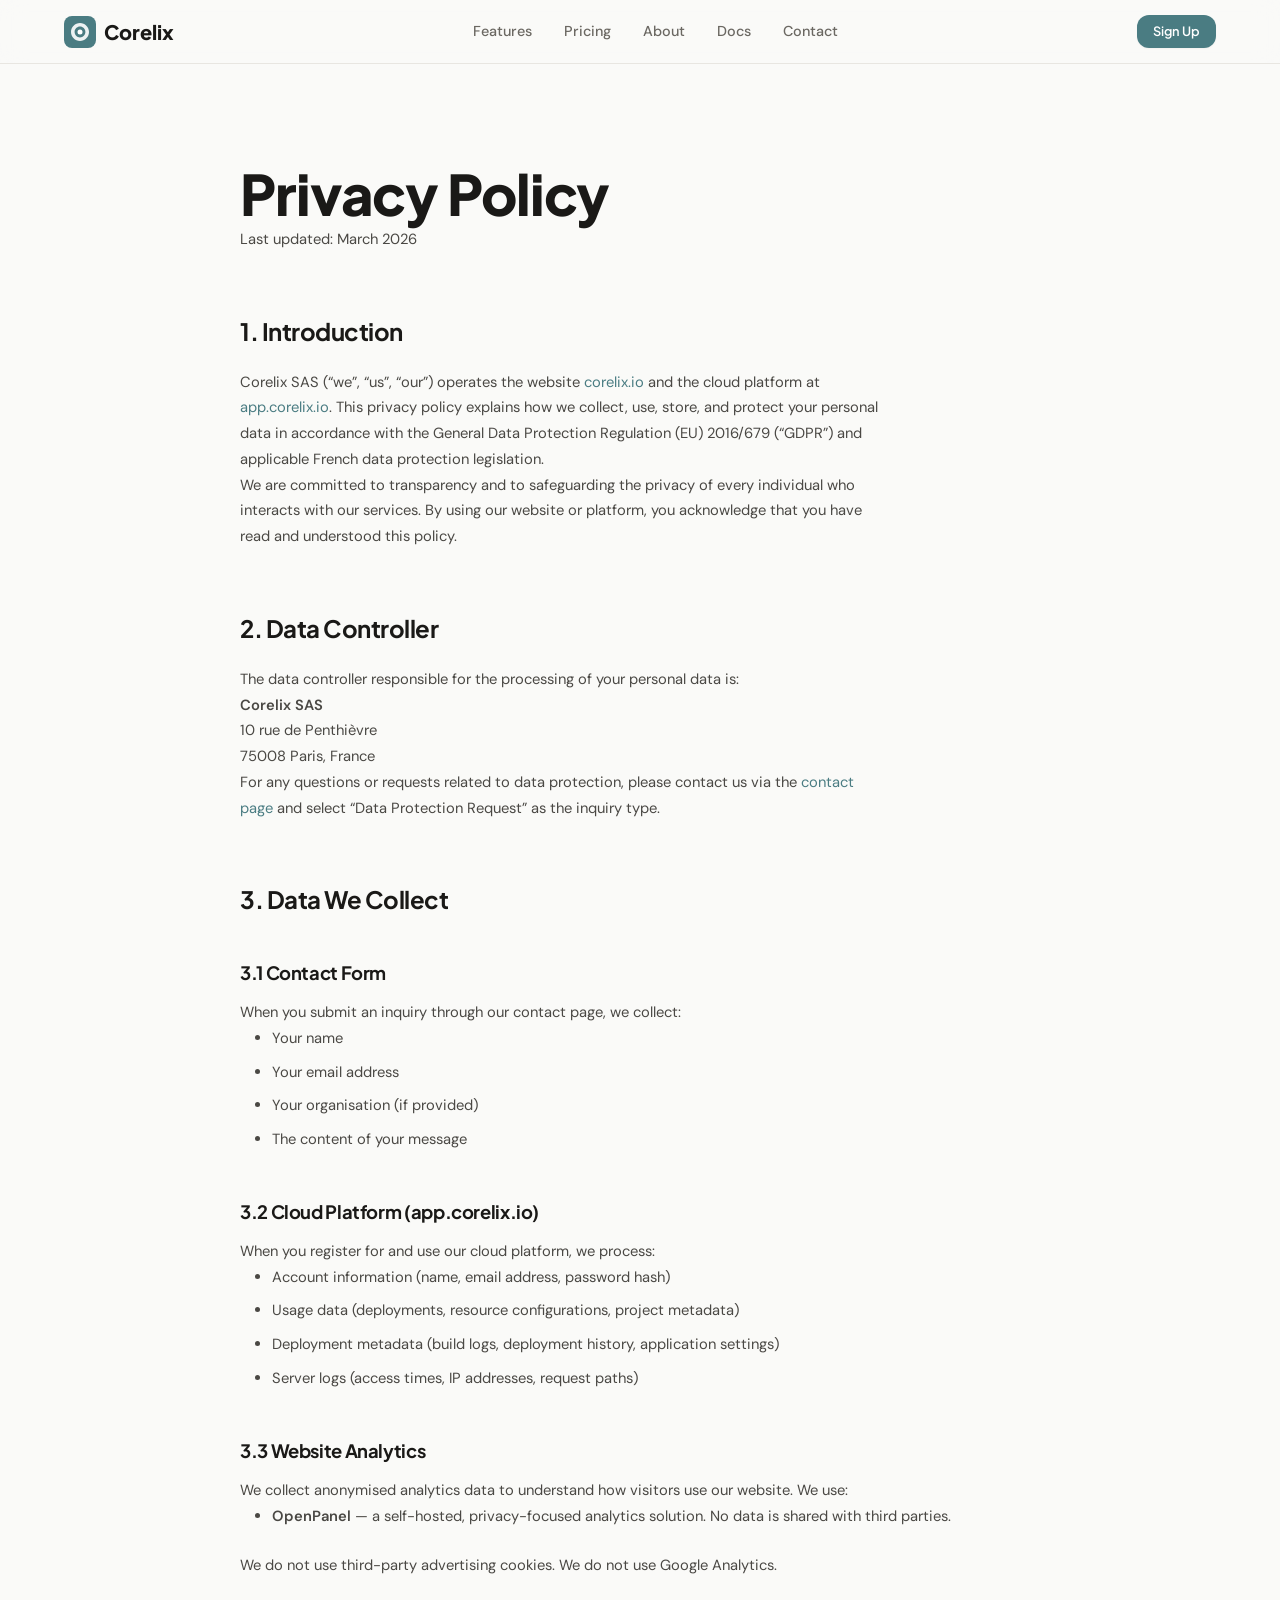
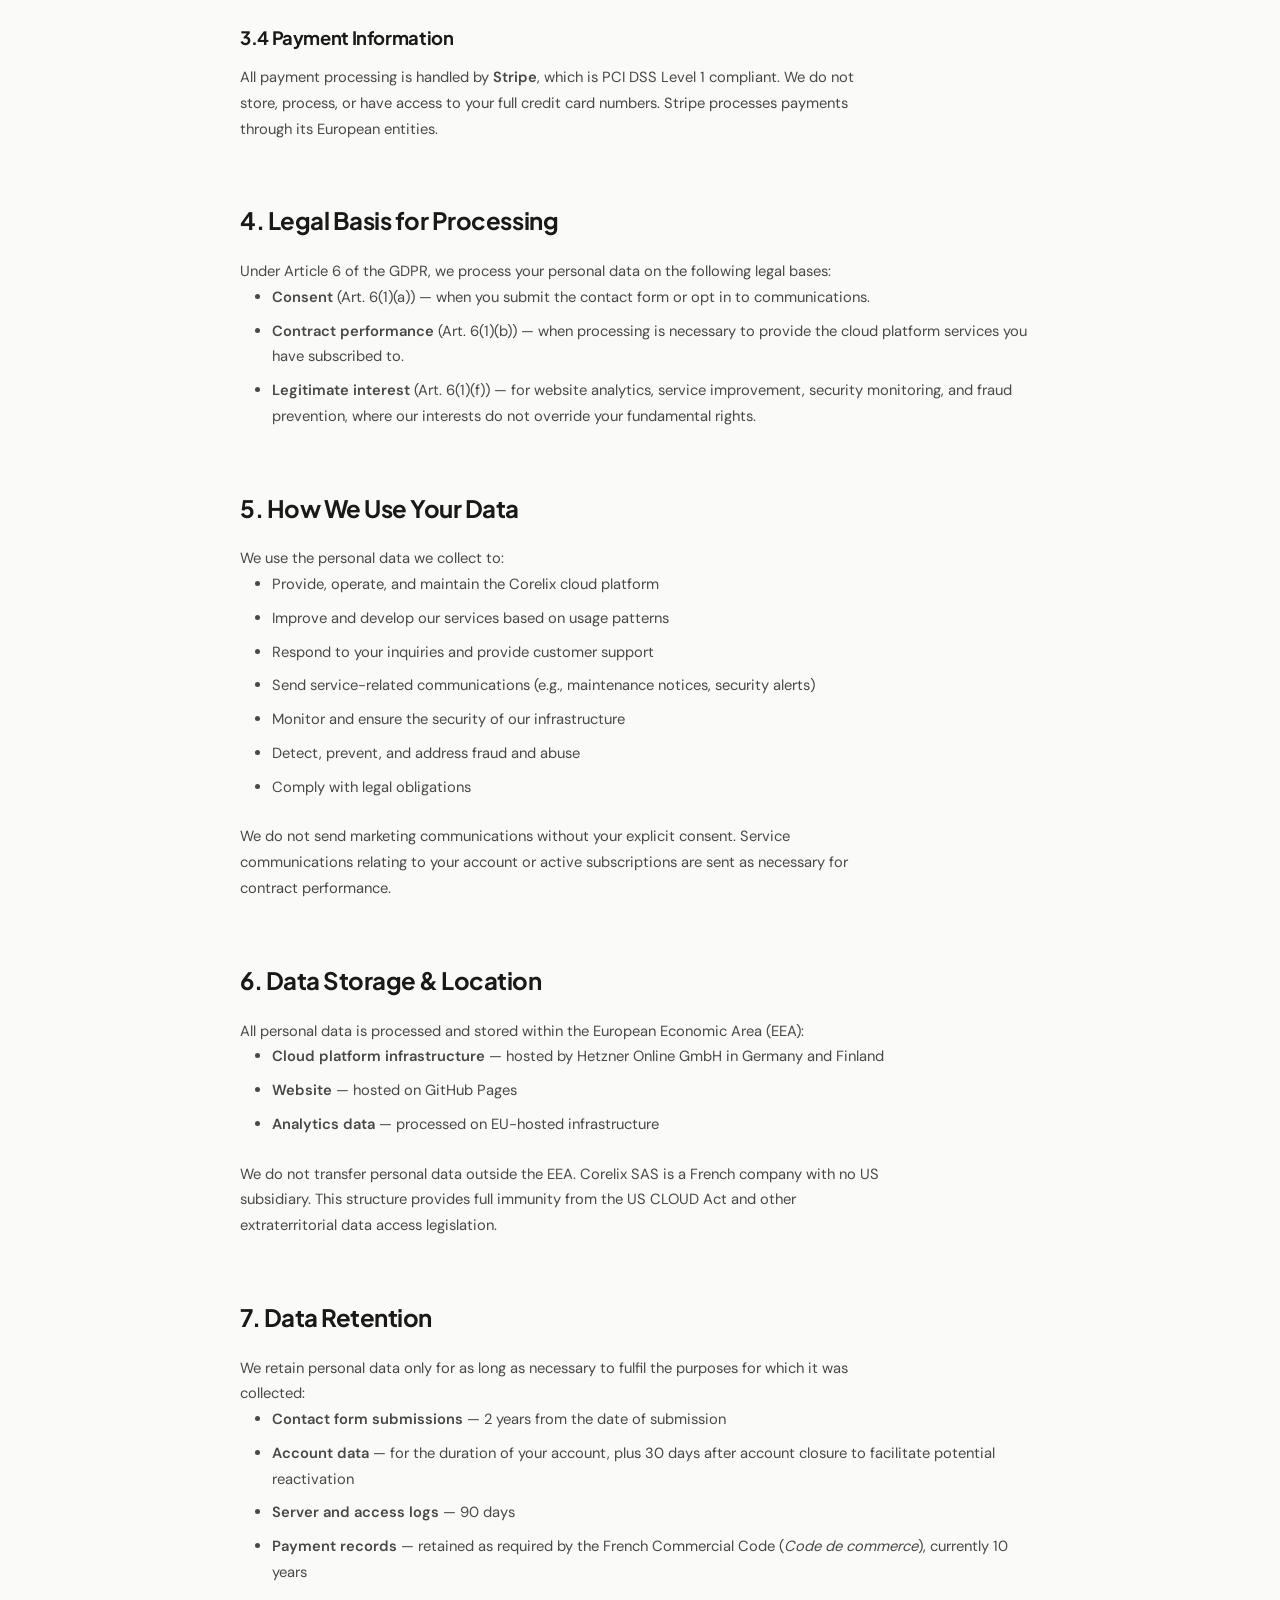
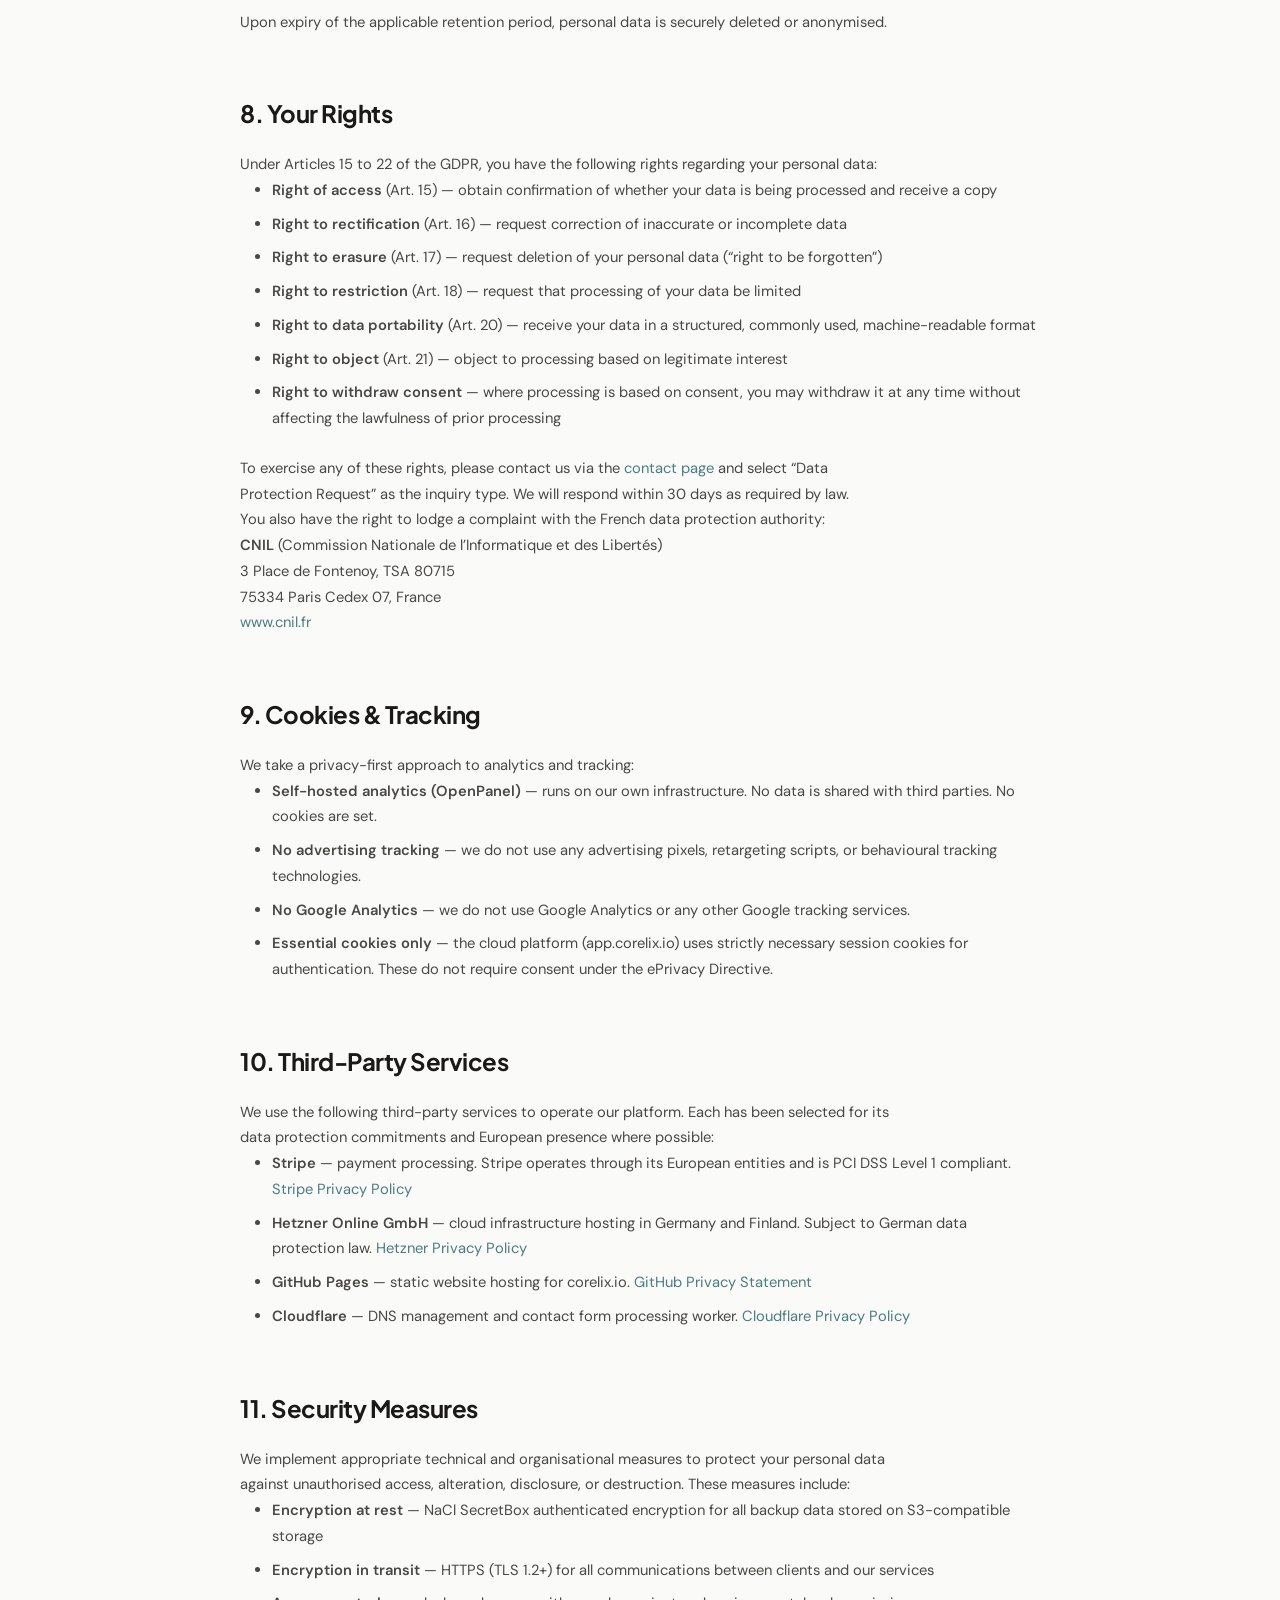
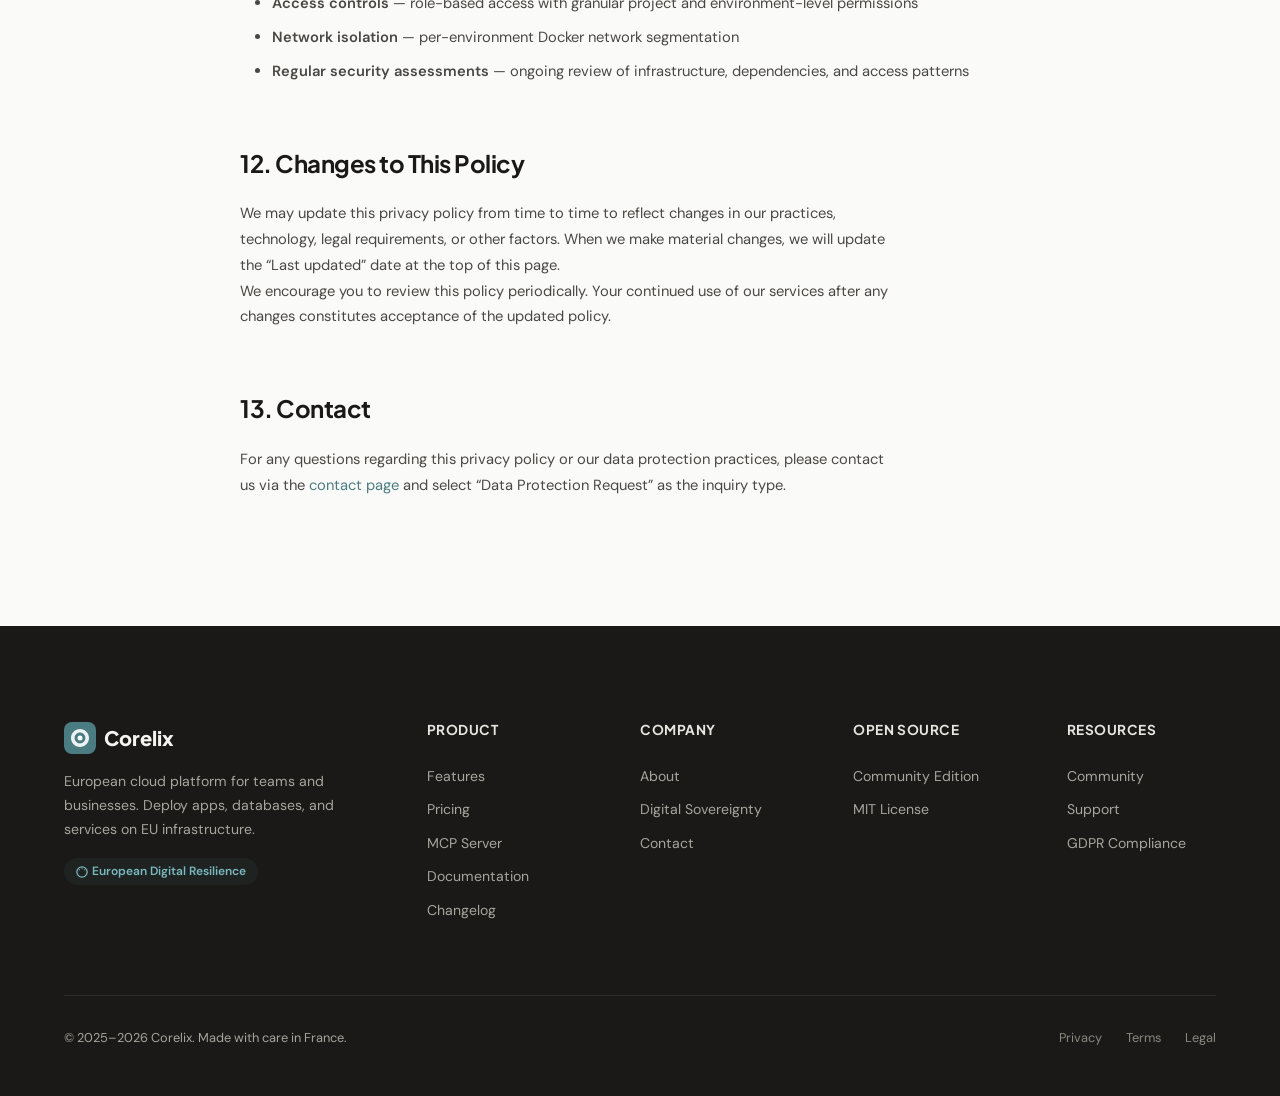
<file: privacy.html>
<!DOCTYPE html>
<html lang="en">
<head>
  <meta charset="utf-8">
  <meta name="viewport" content="width=device-width, initial-scale=1">
  <title>Privacy Policy — Corelix</title>
  <meta name="description" content="Corelix privacy policy. How we collect, use, and protect your personal data. GDPR compliant. EU-based processing.">
  <meta name="keywords" content="privacy policy, GDPR, data protection, EU cloud, Corelix, personal data, CNIL">

  <!-- Open Graph -->
  <meta property="og:type" content="website">
  <meta property="og:url" content="https://corelix.io/privacy.html">
  <meta property="og:title" content="Privacy Policy — Corelix">
  <meta property="og:description" content="Corelix privacy policy. How we collect, use, and protect your personal data. GDPR compliant. EU-based processing.">
  <meta property="og:image" content="https://corelix.io/images/og-cover.png">
  <meta property="og:locale" content="en_US">

  <!-- Twitter -->
  <meta name="twitter:card" content="summary_large_image">
  <meta name="twitter:title" content="Privacy Policy — Corelix">
  <meta name="twitter:description" content="Corelix privacy policy. How we collect, use, and protect your personal data. GDPR compliant. EU-based processing.">
  <meta name="twitter:image" content="https://corelix.io/images/og-cover.png">

  <!-- Canonical -->
  <link rel="canonical" href="https://corelix.io/privacy.html">

  <link rel="icon" type="image/svg+xml" href="data:image/svg+xml,%3Csvg xmlns='http://www.w3.org/2000/svg' viewBox='0 0 32 32'%3E%3Crect width='32' height='32' rx='8' fill='%234A7C82'/%3E%3Cpath d='M16 7C11.03 7 7 11.03 7 16s4.03 9 9 9 9-4.03 9-9-4.03-9-9-9zm0 14.4c-2.98 0-5.4-2.42-5.4-5.4s2.42-5.4 5.4-5.4 5.4 2.42 5.4 5.4-2.42 5.4-5.4 5.4z' fill='white' opacity='0.9'/%3E%3Ccircle cx='16' cy='16' r='2.5' fill='white'/%3E%3C/svg%3E">
  <meta name="theme-color" content="#4A7C82">

  <!-- Styles -->
  <link rel="stylesheet" href="css/styles.css">

  <style>
    .legal-content { max-width: 800px; margin: 0 auto; }
    .legal-content h2 { margin-top: var(--space-3xl); margin-bottom: var(--space-lg); font-size: 1.5rem; }
    .legal-content h3 { margin-top: var(--space-2xl); margin-bottom: var(--space-md); font-size: 1.15rem; }
    .legal-content p, .legal-content li { font-size: 0.92rem; line-height: 1.75; color: var(--color-neutral-700); }
    .legal-content ul { margin-left: var(--space-xl); margin-bottom: var(--space-lg); }
    .legal-content li { margin-bottom: var(--space-sm); }
    .legal-meta { font-size: 0.82rem; color: var(--color-neutral-500); margin-bottom: var(--space-3xl); }
  </style>

  <!-- Structured Data -->
  <script type="application/ld+json">
  {
    "@context": "https://schema.org",
    "@type": "WebPage",
    "name": "Privacy Policy",
    "description": "Corelix privacy policy. How we collect, use, and protect your personal data under GDPR.",
    "url": "https://corelix.io/privacy.html",
    "inLanguage": "en",
    "publisher": {
      "@type": "Organization",
      "name": "Corelix",
      "url": "https://corelix.io",
      "address": {
        "@type": "PostalAddress",
        "streetAddress": "10 rue de Penthièvre",
        "postalCode": "75008",
        "addressLocality": "Paris",
        "addressCountry": "FR"
      }
    },
    "dateModified": "2026-03-27"
  }
  </script>
</head>
<body>
  <a href="#main" class="skip-link">Skip to main content</a>

  <!-- ====== Header ====== -->
  <header class="header" role="banner">
    <div class="header__inner">
      <a href="index.html" class="header__logo" aria-label="Corelix home">
        <svg class="header__logo-icon" viewBox="0 0 32 32" fill="none" xmlns="http://www.w3.org/2000/svg" aria-hidden="true">
          <rect width="32" height="32" rx="8" fill="#4A7C82"/>
          <path d="M16 7C11.03 7 7 11.03 7 16s4.03 9 9 9 9-4.03 9-9-4.03-9-9-9zm0 14.4c-2.98 0-5.4-2.42-5.4-5.4s2.42-5.4 5.4-5.4 5.4 2.42 5.4 5.4-2.42 5.4-5.4 5.4z" fill="white" opacity="0.9"/>
          <circle cx="16" cy="16" r="2.5" fill="white"/>
        </svg>
        Corelix
      </a>

      <nav class="header__nav" aria-label="Main navigation">
        <a href="features.html" class="header__link">Features</a>
        <a href="pricing.html" class="header__link">Pricing</a>
        <a href="about.html" class="header__link">About</a>
        <a href="https://docs.corelix.io" class="header__link">Docs</a>
        <a href="contact.html" class="header__link">Contact</a>
      </nav>

      <div class="header__actions">
        <a href="https://app.corelix.io/register" class="btn btn--primary btn--sm">Sign Up</a>
      </div>

      <button class="header__mobile-toggle" aria-label="Toggle menu" aria-expanded="false">
        <svg width="24" height="24" viewBox="0 0 24 24" fill="none" stroke="currentColor" stroke-width="2" stroke-linecap="round"><line x1="3" y1="6" x2="21" y2="6"/><line x1="3" y1="12" x2="21" y2="12"/><line x1="3" y1="18" x2="21" y2="18"/></svg>
      </button>
    </div>
  </header>

  <!-- Mobile Nav -->
  <nav class="mobile-nav" aria-label="Mobile navigation">
    <a href="features.html" class="mobile-nav__link">Features</a>
    <a href="pricing.html" class="mobile-nav__link">Pricing</a>
    <a href="about.html" class="mobile-nav__link">About</a>
    <a href="https://docs.corelix.io" class="mobile-nav__link">Docs</a>
    <a href="contact.html" class="mobile-nav__link">Contact</a>
    <a href="https://app.corelix.io/register" class="btn btn--primary btn--lg" style="margin-top:auto;">Sign Up</a>
  </nav>

  <main id="main">
    <section class="section" style="padding-top: calc(var(--header-height) + var(--space-4xl));">
      <div class="container">
        <div class="legal-content" data-animate>
          <h1>Privacy Policy</h1>
          <p class="legal-meta">Last updated: March 2026</p>

          <h2>1. Introduction</h2>
          <p>Corelix SAS (&ldquo;we&rdquo;, &ldquo;us&rdquo;, &ldquo;our&rdquo;) operates the website <a href="https://corelix.io">corelix.io</a> and the cloud platform at <a href="https://app.corelix.io">app.corelix.io</a>. This privacy policy explains how we collect, use, store, and protect your personal data in accordance with the General Data Protection Regulation (EU) 2016/679 (&ldquo;GDPR&rdquo;) and applicable French data protection legislation.</p>
          <p>We are committed to transparency and to safeguarding the privacy of every individual who interacts with our services. By using our website or platform, you acknowledge that you have read and understood this policy.</p>

          <h2>2. Data Controller</h2>
          <p>The data controller responsible for the processing of your personal data is:</p>
          <p><strong>Corelix SAS</strong><br>
          10 rue de Penthièvre<br>
          75008 Paris, France</p>
          <p>For any questions or requests related to data protection, please contact us via the <a href="contact.html">contact page</a> and select &ldquo;Data Protection Request&rdquo; as the inquiry type.</p>

          <h2>3. Data We Collect</h2>

          <h3>3.1 Contact Form</h3>
          <p>When you submit an inquiry through our contact page, we collect:</p>
          <ul>
            <li>Your name</li>
            <li>Your email address</li>
            <li>Your organisation (if provided)</li>
            <li>The content of your message</li>
          </ul>

          <h3>3.2 Cloud Platform (app.corelix.io)</h3>
          <p>When you register for and use our cloud platform, we process:</p>
          <ul>
            <li>Account information (name, email address, password hash)</li>
            <li>Usage data (deployments, resource configurations, project metadata)</li>
            <li>Deployment metadata (build logs, deployment history, application settings)</li>
            <li>Server logs (access times, IP addresses, request paths)</li>
          </ul>

          <h3>3.3 Website Analytics</h3>
          <p>We collect anonymised analytics data to understand how visitors use our website. We use:</p>
          <ul>
            <li><strong>OpenPanel</strong> &mdash; a self-hosted, privacy-focused analytics solution. No data is shared with third parties.</li>
          </ul>
          <p>We do not use third-party advertising cookies. We do not use Google Analytics.</p>

          <h3>3.4 Payment Information</h3>
          <p>All payment processing is handled by <strong>Stripe</strong>, which is PCI DSS Level 1 compliant. We do not store, process, or have access to your full credit card numbers. Stripe processes payments through its European entities.</p>

          <h2>4. Legal Basis for Processing</h2>
          <p>Under Article 6 of the GDPR, we process your personal data on the following legal bases:</p>
          <ul>
            <li><strong>Consent</strong> (Art. 6(1)(a)) &mdash; when you submit the contact form or opt in to communications.</li>
            <li><strong>Contract performance</strong> (Art. 6(1)(b)) &mdash; when processing is necessary to provide the cloud platform services you have subscribed to.</li>
            <li><strong>Legitimate interest</strong> (Art. 6(1)(f)) &mdash; for website analytics, service improvement, security monitoring, and fraud prevention, where our interests do not override your fundamental rights.</li>
          </ul>

          <h2>5. How We Use Your Data</h2>
          <p>We use the personal data we collect to:</p>
          <ul>
            <li>Provide, operate, and maintain the Corelix cloud platform</li>
            <li>Improve and develop our services based on usage patterns</li>
            <li>Respond to your inquiries and provide customer support</li>
            <li>Send service-related communications (e.g., maintenance notices, security alerts)</li>
            <li>Monitor and ensure the security of our infrastructure</li>
            <li>Detect, prevent, and address fraud and abuse</li>
            <li>Comply with legal obligations</li>
          </ul>
          <p>We do not send marketing communications without your explicit consent. Service communications relating to your account or active subscriptions are sent as necessary for contract performance.</p>

          <h2>6. Data Storage &amp; Location</h2>
          <p>All personal data is processed and stored within the European Economic Area (EEA):</p>
          <ul>
            <li><strong>Cloud platform infrastructure</strong> &mdash; hosted by Hetzner Online GmbH in Germany and Finland</li>
            <li><strong>Website</strong> &mdash; hosted on GitHub Pages</li>
            <li><strong>Analytics data</strong> &mdash; processed on EU-hosted infrastructure</li>
          </ul>
          <p>We do not transfer personal data outside the EEA. Corelix SAS is a French company with no US subsidiary. This structure provides full immunity from the US CLOUD Act and other extraterritorial data access legislation.</p>

          <h2>7. Data Retention</h2>
          <p>We retain personal data only for as long as necessary to fulfil the purposes for which it was collected:</p>
          <ul>
            <li><strong>Contact form submissions</strong> &mdash; 2 years from the date of submission</li>
            <li><strong>Account data</strong> &mdash; for the duration of your account, plus 30 days after account closure to facilitate potential reactivation</li>
            <li><strong>Server and access logs</strong> &mdash; 90 days</li>
            <li><strong>Payment records</strong> &mdash; retained as required by the French Commercial Code (<em>Code de commerce</em>), currently 10 years</li>
          </ul>
          <p>Upon expiry of the applicable retention period, personal data is securely deleted or anonymised.</p>

          <h2>8. Your Rights</h2>
          <p>Under Articles 15 to 22 of the GDPR, you have the following rights regarding your personal data:</p>
          <ul>
            <li><strong>Right of access</strong> (Art. 15) &mdash; obtain confirmation of whether your data is being processed and receive a copy</li>
            <li><strong>Right to rectification</strong> (Art. 16) &mdash; request correction of inaccurate or incomplete data</li>
            <li><strong>Right to erasure</strong> (Art. 17) &mdash; request deletion of your personal data (&ldquo;right to be forgotten&rdquo;)</li>
            <li><strong>Right to restriction</strong> (Art. 18) &mdash; request that processing of your data be limited</li>
            <li><strong>Right to data portability</strong> (Art. 20) &mdash; receive your data in a structured, commonly used, machine-readable format</li>
            <li><strong>Right to object</strong> (Art. 21) &mdash; object to processing based on legitimate interest</li>
            <li><strong>Right to withdraw consent</strong> &mdash; where processing is based on consent, you may withdraw it at any time without affecting the lawfulness of prior processing</li>
          </ul>
          <p>To exercise any of these rights, please contact us via the <a href="contact.html">contact page</a> and select &ldquo;Data Protection Request&rdquo; as the inquiry type. We will respond within 30 days as required by law.</p>
          <p>You also have the right to lodge a complaint with the French data protection authority:</p>
          <p><strong>CNIL</strong> (Commission Nationale de l&rsquo;Informatique et des Libertés)<br>
          3 Place de Fontenoy, TSA 80715<br>
          75334 Paris Cedex 07, France<br>
          <a href="https://www.cnil.fr" target="_blank" rel="noopener">www.cnil.fr</a></p>

          <h2>9. Cookies &amp; Tracking</h2>
          <p>We take a privacy-first approach to analytics and tracking:</p>
          <ul>
            <li><strong>Self-hosted analytics (OpenPanel)</strong> &mdash; runs on our own infrastructure. No data is shared with third parties. No cookies are set.</li>
            <li><strong>No advertising tracking</strong> &mdash; we do not use any advertising pixels, retargeting scripts, or behavioural tracking technologies.</li>
            <li><strong>No Google Analytics</strong> &mdash; we do not use Google Analytics or any other Google tracking services.</li>
            <li><strong>Essential cookies only</strong> &mdash; the cloud platform (app.corelix.io) uses strictly necessary session cookies for authentication. These do not require consent under the ePrivacy Directive.</li>
          </ul>

          <h2>10. Third-Party Services</h2>
          <p>We use the following third-party services to operate our platform. Each has been selected for its data protection commitments and European presence where possible:</p>
          <ul>
            <li><strong>Stripe</strong> &mdash; payment processing. Stripe operates through its European entities and is PCI DSS Level 1 compliant. <a href="https://stripe.com/privacy" target="_blank" rel="noopener">Stripe Privacy Policy</a></li>
            <li><strong>Hetzner Online GmbH</strong> &mdash; cloud infrastructure hosting in Germany and Finland. Subject to German data protection law. <a href="https://www.hetzner.com/legal/privacy-policy" target="_blank" rel="noopener">Hetzner Privacy Policy</a></li>
            <li><strong>GitHub Pages</strong> &mdash; static website hosting for corelix.io. <a href="https://docs.github.com/en/site-policy/privacy-policies" target="_blank" rel="noopener">GitHub Privacy Statement</a></li>
            <li><strong>Cloudflare</strong> &mdash; DNS management and contact form processing worker. <a href="https://www.cloudflare.com/privacypolicy/" target="_blank" rel="noopener">Cloudflare Privacy Policy</a></li>
          </ul>

          <h2>11. Security Measures</h2>
          <p>We implement appropriate technical and organisational measures to protect your personal data against unauthorised access, alteration, disclosure, or destruction. These measures include:</p>
          <ul>
            <li><strong>Encryption at rest</strong> &mdash; NaCl SecretBox authenticated encryption for all backup data stored on S3-compatible storage</li>
            <li><strong>Encryption in transit</strong> &mdash; HTTPS (TLS 1.2+) for all communications between clients and our services</li>
            <li><strong>Access controls</strong> &mdash; role-based access with granular project and environment-level permissions</li>
            <li><strong>Network isolation</strong> &mdash; per-environment Docker network segmentation</li>
            <li><strong>Regular security assessments</strong> &mdash; ongoing review of infrastructure, dependencies, and access patterns</li>
          </ul>

          <h2>12. Changes to This Policy</h2>
          <p>We may update this privacy policy from time to time to reflect changes in our practices, technology, legal requirements, or other factors. When we make material changes, we will update the &ldquo;Last updated&rdquo; date at the top of this page.</p>
          <p>We encourage you to review this policy periodically. Your continued use of our services after any changes constitutes acceptance of the updated policy.</p>

          <h2>13. Contact</h2>
          <p>For any questions regarding this privacy policy or our data protection practices, please contact us via the <a href="contact.html">contact page</a> and select &ldquo;Data Protection Request&rdquo; as the inquiry type.</p>
        </div>
      </div>
    </section>
  </main>


  <!-- ====== Footer ====== -->
  <footer class="footer" role="contentinfo">
    <div class="container">
      <div class="footer__grid">
        <div class="footer__brand">
          <a href="index.html" class="header__logo" style="color:var(--color-neutral-100);">
            <svg class="header__logo-icon" viewBox="0 0 32 32" fill="none" aria-hidden="true">
              <rect width="32" height="32" rx="8" fill="#4A7C82"/>
              <path d="M16 7C11.03 7 7 11.03 7 16s4.03 9 9 9 9-4.03 9-9-4.03-9-9-9zm0 14.4c-2.98 0-5.4-2.42-5.4-5.4s2.42-5.4 5.4-5.4 5.4 2.42 5.4 5.4-2.42 5.4-5.4 5.4z" fill="white" opacity="0.9"/>
              <circle cx="16" cy="16" r="2.5" fill="white"/>
            </svg>
            Corelix
          </a>
          <p>European cloud platform for teams and businesses. Deploy apps, databases, and services on EU infrastructure.</p>
          <div class="footer__eu-badge">
            <svg width="12" height="12" viewBox="0 0 14 14" fill="none"><circle cx="7" cy="7" r="6" stroke="currentColor" stroke-width="1.5"/><circle cx="7" cy="3" r="0.7" fill="currentColor"/><circle cx="4" cy="4.5" r="0.7" fill="currentColor"/><circle cx="10" cy="4.5" r="0.7" fill="currentColor"/></svg>
            European Digital Resilience
          </div>
        </div>

        <div>
          <h4 class="footer__col-title">Product</h4>
          <ul class="footer__links">
            <li><a href="features.html">Features</a></li>
            <li><a href="pricing.html">Pricing</a></li>
            <li><a href="features.html#mcp-server">MCP Server</a></li>
            <li><a href="https://docs.corelix.io" target="_blank" rel="noopener">Documentation</a></li>
            <li><a href="https://github.com/amirhmoradi/coolify-enhanced/releases" target="_blank" rel="noopener">Changelog</a></li>
          </ul>
        </div>

        <div>
          <h4 class="footer__col-title">Company</h4>
          <ul class="footer__links">
            <li><a href="about.html">About</a></li>
            <li><a href="about.html#sovereignty">Digital Sovereignty</a></li>
            <li><a href="contact.html">Contact</a></li>
          </ul>
        </div>

        <div>
          <h4 class="footer__col-title">Open Source</h4>
          <ul class="footer__links">
            <li><a href="https://github.com/amirhmoradi/coolify-enhanced" target="_blank" rel="noopener">Community Edition</a></li>
            <li><a href="https://github.com/amirhmoradi/coolify-enhanced/blob/main/LICENSE" target="_blank" rel="noopener">MIT License</a></li>
          </ul>
        </div>

        <div>
          <h4 class="footer__col-title">Resources</h4>
          <ul class="footer__links">
            <li><a href="https://community.corelix.io" target="_blank" rel="noopener">Community</a></li>
            <li><a href="contact.html">Support</a></li>
            <li><a href="about.html#gdpr">GDPR Compliance</a></li>
          </ul>
        </div>
      </div>

      <div class="footer__bottom">
        <p>&copy; 2025–2026 Corelix. Made with care in France.</p>
        <div class="footer__bottom-links">
          <a href="privacy.html">Privacy</a>
          <a href="terms.html">Terms</a>
          <a href="legal.html">Legal</a>
        </div>
      </div>
    </div>
  </footer>

  <!-- Analytics: OpenPanel (self-hosted) -->
  <script defer src="https://openpanel.corelix.io/op.js" data-website-id="corelix-io"></script>
  <script src="js/main.js"></script>
</body>
</html>
</file>
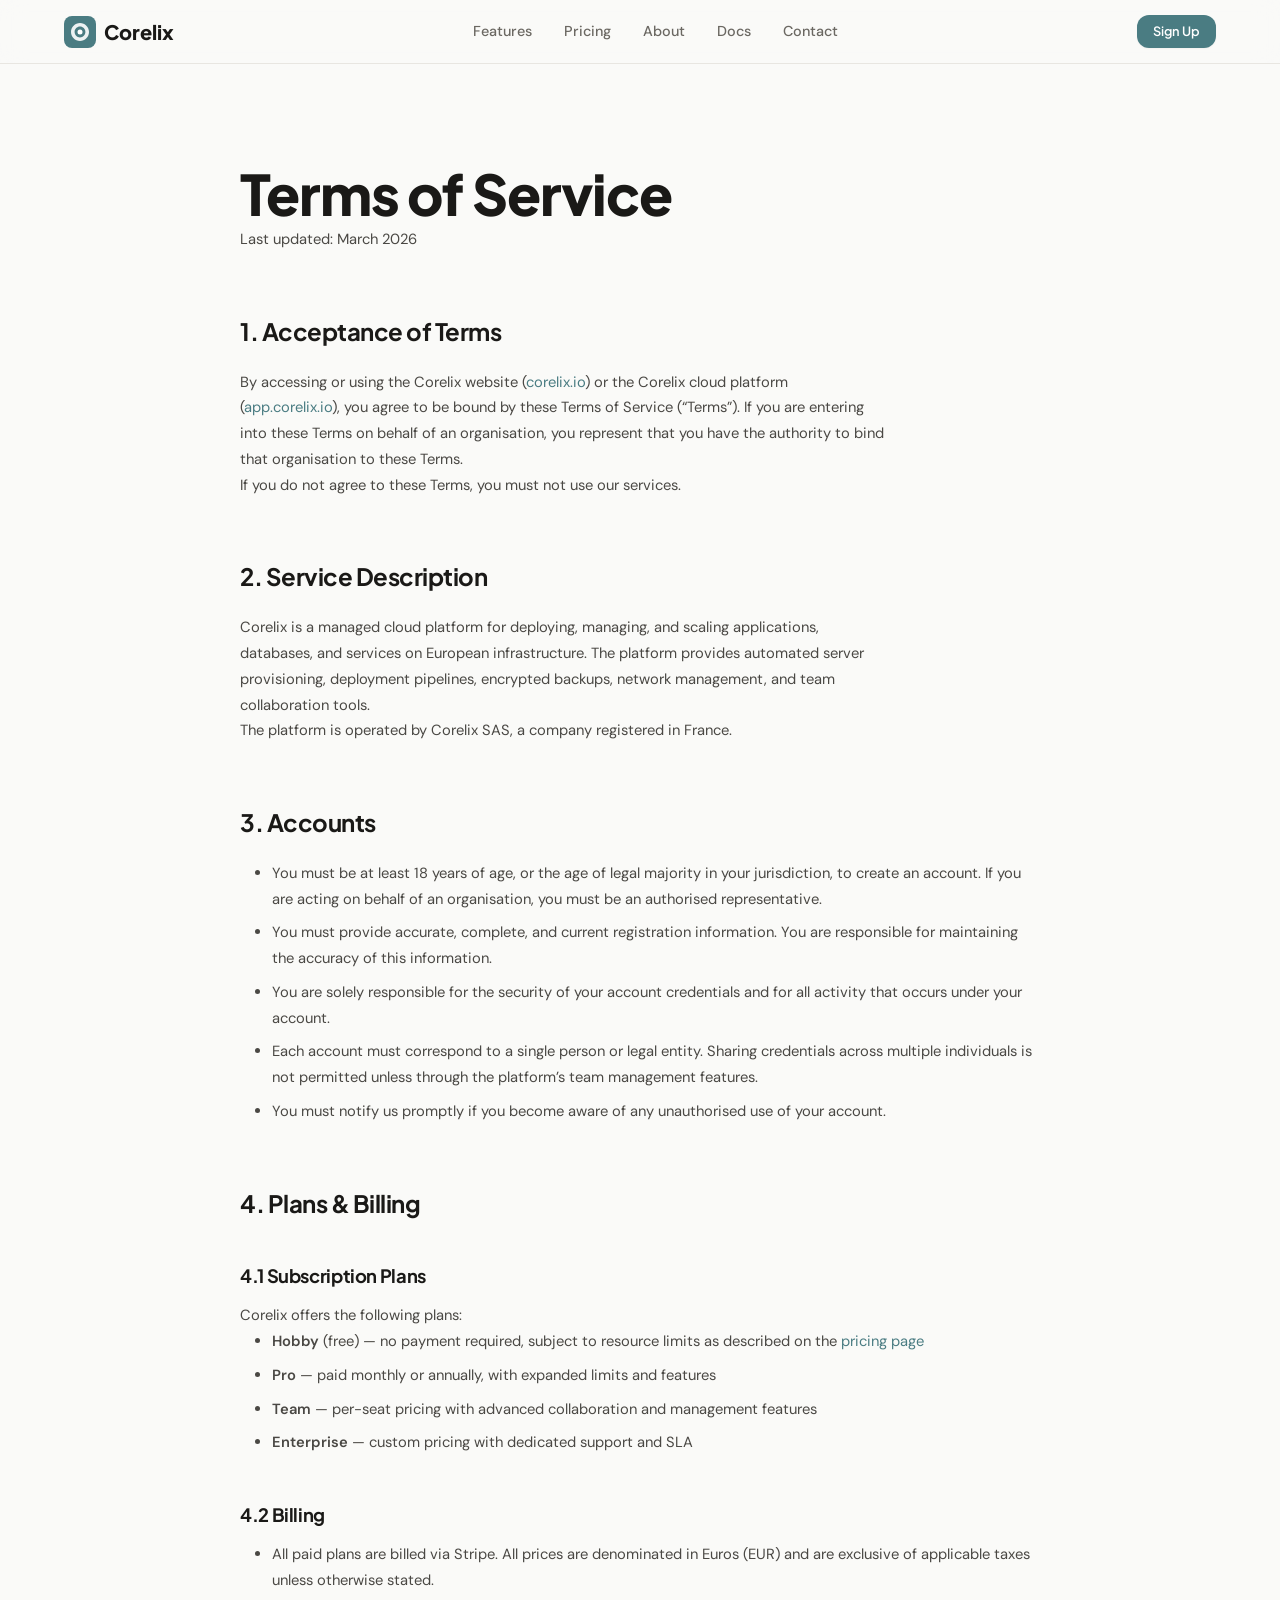
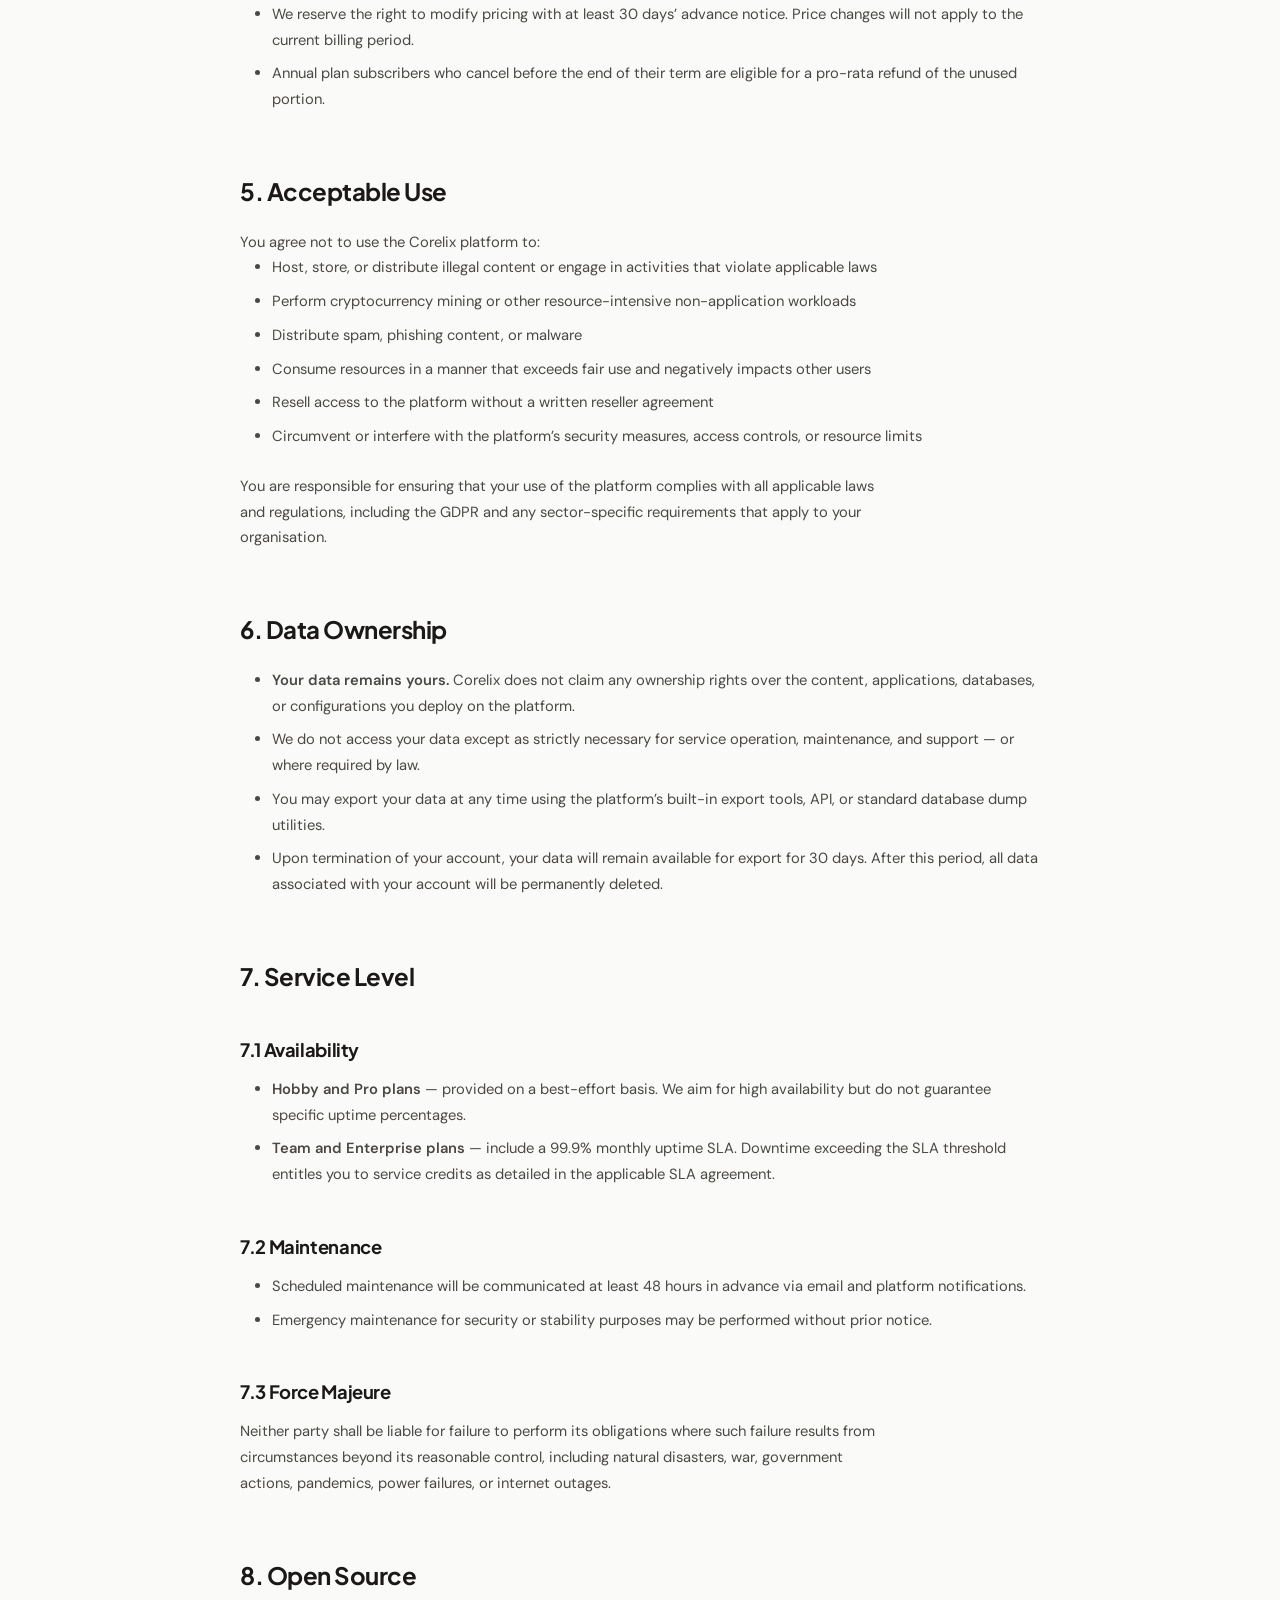
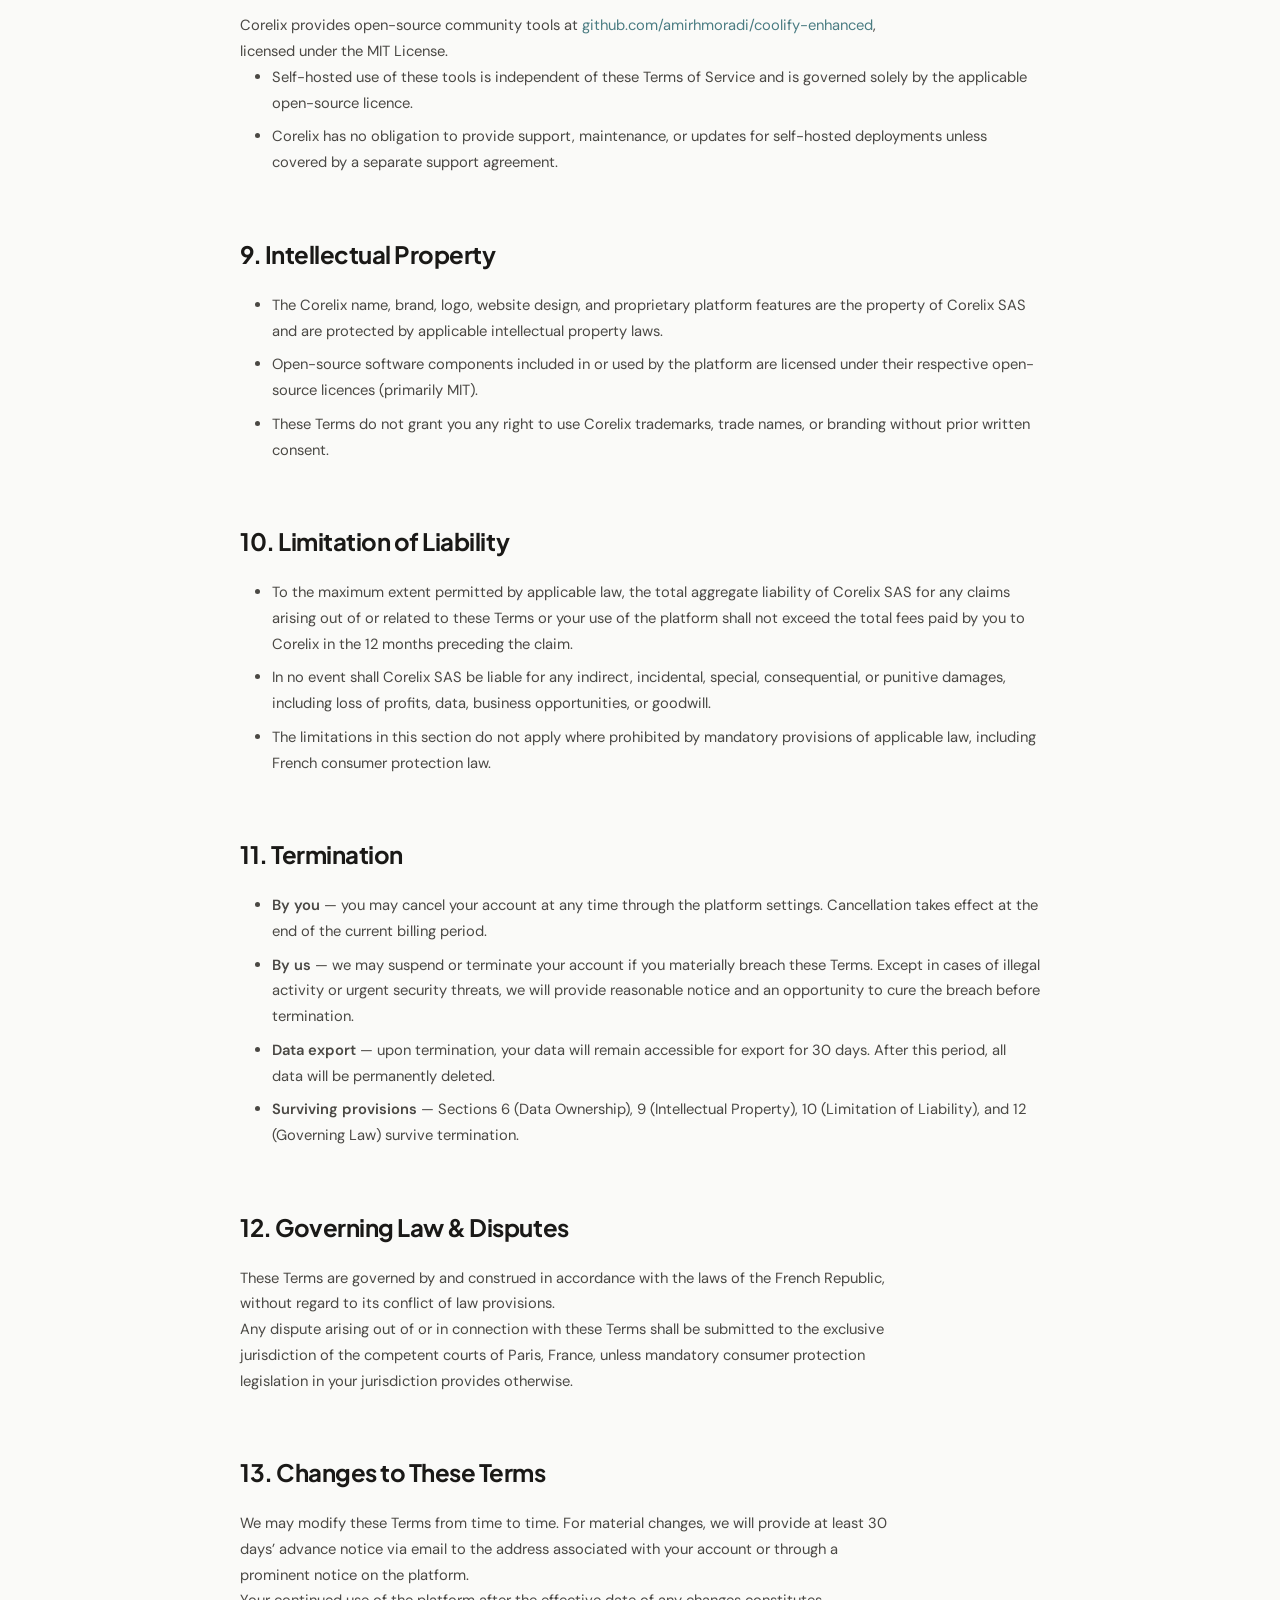
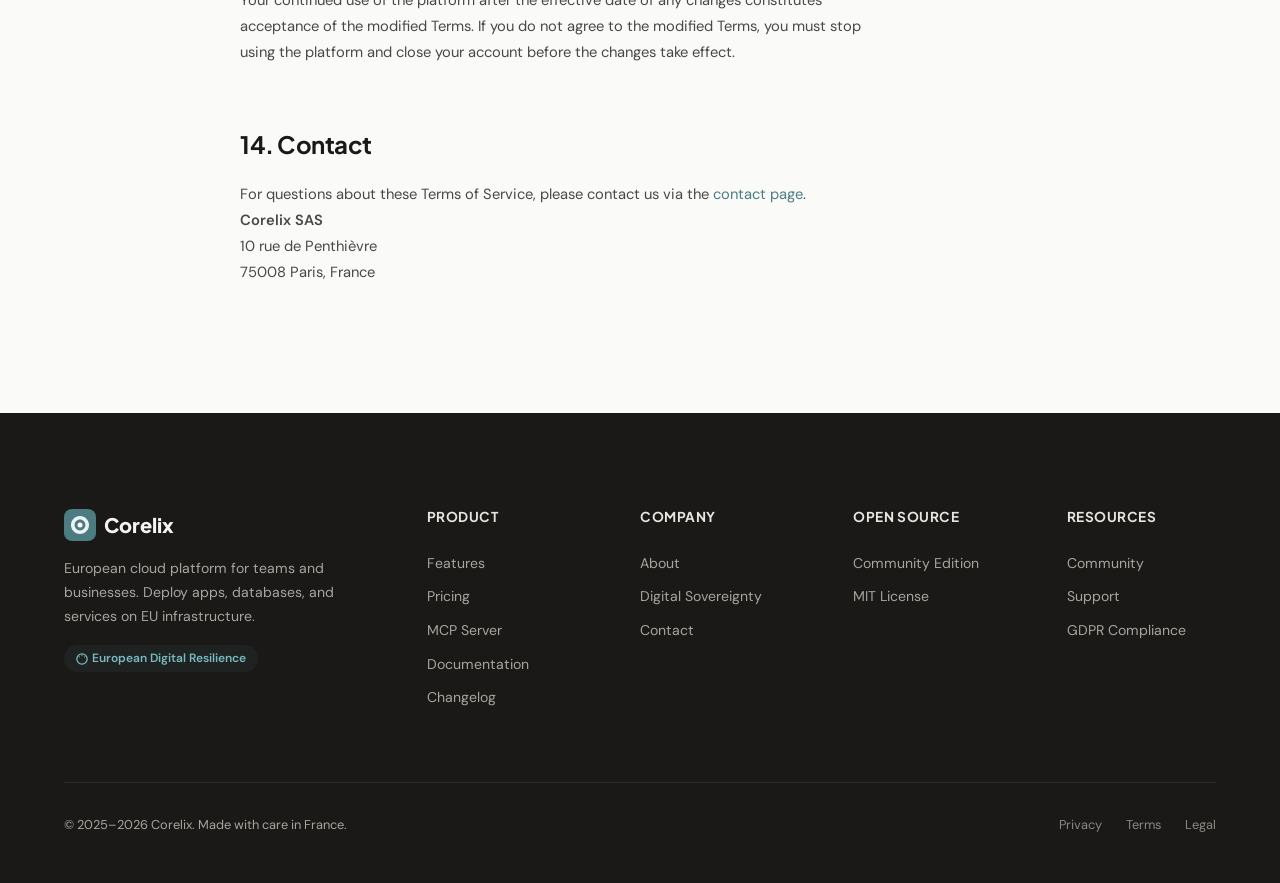
<file: terms.html>
<!DOCTYPE html>
<html lang="en">
<head>
  <meta charset="utf-8">
  <meta name="viewport" content="width=device-width, initial-scale=1">
  <title>Terms of Service — Corelix</title>
  <meta name="description" content="Corelix terms of service for the cloud platform and website. Fair, transparent terms for EU-based cloud infrastructure.">
  <meta name="keywords" content="terms of service, terms and conditions, cloud platform, Corelix, EU cloud, SaaS terms">

  <!-- Open Graph -->
  <meta property="og:type" content="website">
  <meta property="og:url" content="https://corelix.io/terms.html">
  <meta property="og:title" content="Terms of Service — Corelix">
  <meta property="og:description" content="Corelix terms of service for the cloud platform and website. Fair, transparent terms for EU-based cloud infrastructure.">
  <meta property="og:image" content="https://corelix.io/images/og-cover.png">
  <meta property="og:locale" content="en_US">

  <!-- Twitter -->
  <meta name="twitter:card" content="summary_large_image">
  <meta name="twitter:title" content="Terms of Service — Corelix">
  <meta name="twitter:description" content="Corelix terms of service for the cloud platform and website. Fair, transparent terms for EU-based cloud infrastructure.">
  <meta name="twitter:image" content="https://corelix.io/images/og-cover.png">

  <!-- Canonical -->
  <link rel="canonical" href="https://corelix.io/terms.html">

  <link rel="icon" type="image/svg+xml" href="data:image/svg+xml,%3Csvg xmlns='http://www.w3.org/2000/svg' viewBox='0 0 32 32'%3E%3Crect width='32' height='32' rx='8' fill='%234A7C82'/%3E%3Cpath d='M16 7C11.03 7 7 11.03 7 16s4.03 9 9 9 9-4.03 9-9-4.03-9-9-9zm0 14.4c-2.98 0-5.4-2.42-5.4-5.4s2.42-5.4 5.4-5.4 5.4 2.42 5.4 5.4-2.42 5.4-5.4 5.4z' fill='white' opacity='0.9'/%3E%3Ccircle cx='16' cy='16' r='2.5' fill='white'/%3E%3C/svg%3E">
  <meta name="theme-color" content="#4A7C82">

  <!-- Styles -->
  <link rel="stylesheet" href="css/styles.css">

  <style>
    .legal-content { max-width: 800px; margin: 0 auto; }
    .legal-content h2 { margin-top: var(--space-3xl); margin-bottom: var(--space-lg); font-size: 1.5rem; }
    .legal-content h3 { margin-top: var(--space-2xl); margin-bottom: var(--space-md); font-size: 1.15rem; }
    .legal-content p, .legal-content li { font-size: 0.92rem; line-height: 1.75; color: var(--color-neutral-700); }
    .legal-content ul { margin-left: var(--space-xl); margin-bottom: var(--space-lg); }
    .legal-content li { margin-bottom: var(--space-sm); }
    .legal-meta { font-size: 0.82rem; color: var(--color-neutral-500); margin-bottom: var(--space-3xl); }
  </style>

  <!-- Structured Data -->
  <script type="application/ld+json">
  {
    "@context": "https://schema.org",
    "@type": "WebPage",
    "name": "Terms of Service",
    "description": "Corelix terms of service for the cloud platform and website.",
    "url": "https://corelix.io/terms.html",
    "inLanguage": "en",
    "publisher": {
      "@type": "Organization",
      "name": "Corelix",
      "url": "https://corelix.io",
      "address": {
        "@type": "PostalAddress",
        "streetAddress": "10 rue de Penthièvre",
        "postalCode": "75008",
        "addressLocality": "Paris",
        "addressCountry": "FR"
      }
    },
    "dateModified": "2026-03-27"
  }
  </script>
</head>
<body>
  <a href="#main" class="skip-link">Skip to main content</a>

  <!-- ====== Header ====== -->
  <header class="header" role="banner">
    <div class="header__inner">
      <a href="index.html" class="header__logo" aria-label="Corelix home">
        <svg class="header__logo-icon" viewBox="0 0 32 32" fill="none" xmlns="http://www.w3.org/2000/svg" aria-hidden="true">
          <rect width="32" height="32" rx="8" fill="#4A7C82"/>
          <path d="M16 7C11.03 7 7 11.03 7 16s4.03 9 9 9 9-4.03 9-9-4.03-9-9-9zm0 14.4c-2.98 0-5.4-2.42-5.4-5.4s2.42-5.4 5.4-5.4 5.4 2.42 5.4 5.4-2.42 5.4-5.4 5.4z" fill="white" opacity="0.9"/>
          <circle cx="16" cy="16" r="2.5" fill="white"/>
        </svg>
        Corelix
      </a>

      <nav class="header__nav" aria-label="Main navigation">
        <a href="features.html" class="header__link">Features</a>
        <a href="pricing.html" class="header__link">Pricing</a>
        <a href="about.html" class="header__link">About</a>
        <a href="https://docs.corelix.io" class="header__link">Docs</a>
        <a href="contact.html" class="header__link">Contact</a>
      </nav>

      <div class="header__actions">
        <a href="https://app.corelix.io/register" class="btn btn--primary btn--sm">Sign Up</a>
      </div>

      <button class="header__mobile-toggle" aria-label="Toggle menu" aria-expanded="false">
        <svg width="24" height="24" viewBox="0 0 24 24" fill="none" stroke="currentColor" stroke-width="2" stroke-linecap="round"><line x1="3" y1="6" x2="21" y2="6"/><line x1="3" y1="12" x2="21" y2="12"/><line x1="3" y1="18" x2="21" y2="18"/></svg>
      </button>
    </div>
  </header>

  <!-- Mobile Nav -->
  <nav class="mobile-nav" aria-label="Mobile navigation">
    <a href="features.html" class="mobile-nav__link">Features</a>
    <a href="pricing.html" class="mobile-nav__link">Pricing</a>
    <a href="about.html" class="mobile-nav__link">About</a>
    <a href="https://docs.corelix.io" class="mobile-nav__link">Docs</a>
    <a href="contact.html" class="mobile-nav__link">Contact</a>
    <a href="https://app.corelix.io/register" class="btn btn--primary btn--lg" style="margin-top:auto;">Sign Up</a>
  </nav>

  <main id="main">
    <section class="section" style="padding-top: calc(var(--header-height) + var(--space-4xl));">
      <div class="container">
        <div class="legal-content" data-animate>
          <h1>Terms of Service</h1>
          <p class="legal-meta">Last updated: March 2026</p>

          <h2>1. Acceptance of Terms</h2>
          <p>By accessing or using the Corelix website (<a href="https://corelix.io">corelix.io</a>) or the Corelix cloud platform (<a href="https://app.corelix.io">app.corelix.io</a>), you agree to be bound by these Terms of Service (&ldquo;Terms&rdquo;). If you are entering into these Terms on behalf of an organisation, you represent that you have the authority to bind that organisation to these Terms.</p>
          <p>If you do not agree to these Terms, you must not use our services.</p>

          <h2>2. Service Description</h2>
          <p>Corelix is a managed cloud platform for deploying, managing, and scaling applications, databases, and services on European infrastructure. The platform provides automated server provisioning, deployment pipelines, encrypted backups, network management, and team collaboration tools.</p>
          <p>The platform is operated by Corelix SAS, a company registered in France.</p>

          <h2>3. Accounts</h2>
          <ul>
            <li>You must be at least 18 years of age, or the age of legal majority in your jurisdiction, to create an account. If you are acting on behalf of an organisation, you must be an authorised representative.</li>
            <li>You must provide accurate, complete, and current registration information. You are responsible for maintaining the accuracy of this information.</li>
            <li>You are solely responsible for the security of your account credentials and for all activity that occurs under your account.</li>
            <li>Each account must correspond to a single person or legal entity. Sharing credentials across multiple individuals is not permitted unless through the platform&rsquo;s team management features.</li>
            <li>You must notify us promptly if you become aware of any unauthorised use of your account.</li>
          </ul>

          <h2>4. Plans &amp; Billing</h2>

          <h3>4.1 Subscription Plans</h3>
          <p>Corelix offers the following plans:</p>
          <ul>
            <li><strong>Hobby</strong> (free) &mdash; no payment required, subject to resource limits as described on the <a href="pricing.html">pricing page</a></li>
            <li><strong>Pro</strong> &mdash; paid monthly or annually, with expanded limits and features</li>
            <li><strong>Team</strong> &mdash; per-seat pricing with advanced collaboration and management features</li>
            <li><strong>Enterprise</strong> &mdash; custom pricing with dedicated support and SLA</li>
          </ul>

          <h3>4.2 Billing</h3>
          <ul>
            <li>All paid plans are billed via Stripe. All prices are denominated in Euros (EUR) and are exclusive of applicable taxes unless otherwise stated.</li>
            <li>We reserve the right to modify pricing with at least 30 days&rsquo; advance notice. Price changes will not apply to the current billing period.</li>
            <li>Annual plan subscribers who cancel before the end of their term are eligible for a pro-rata refund of the unused portion.</li>
          </ul>

          <h2>5. Acceptable Use</h2>
          <p>You agree not to use the Corelix platform to:</p>
          <ul>
            <li>Host, store, or distribute illegal content or engage in activities that violate applicable laws</li>
            <li>Perform cryptocurrency mining or other resource-intensive non-application workloads</li>
            <li>Distribute spam, phishing content, or malware</li>
            <li>Consume resources in a manner that exceeds fair use and negatively impacts other users</li>
            <li>Resell access to the platform without a written reseller agreement</li>
            <li>Circumvent or interfere with the platform&rsquo;s security measures, access controls, or resource limits</li>
          </ul>
          <p>You are responsible for ensuring that your use of the platform complies with all applicable laws and regulations, including the GDPR and any sector-specific requirements that apply to your organisation.</p>

          <h2>6. Data Ownership</h2>
          <ul>
            <li><strong>Your data remains yours.</strong> Corelix does not claim any ownership rights over the content, applications, databases, or configurations you deploy on the platform.</li>
            <li>We do not access your data except as strictly necessary for service operation, maintenance, and support &mdash; or where required by law.</li>
            <li>You may export your data at any time using the platform&rsquo;s built-in export tools, API, or standard database dump utilities.</li>
            <li>Upon termination of your account, your data will remain available for export for 30 days. After this period, all data associated with your account will be permanently deleted.</li>
          </ul>

          <h2>7. Service Level</h2>

          <h3>7.1 Availability</h3>
          <ul>
            <li><strong>Hobby and Pro plans</strong> &mdash; provided on a best-effort basis. We aim for high availability but do not guarantee specific uptime percentages.</li>
            <li><strong>Team and Enterprise plans</strong> &mdash; include a 99.9% monthly uptime SLA. Downtime exceeding the SLA threshold entitles you to service credits as detailed in the applicable SLA agreement.</li>
          </ul>

          <h3>7.2 Maintenance</h3>
          <ul>
            <li>Scheduled maintenance will be communicated at least 48 hours in advance via email and platform notifications.</li>
            <li>Emergency maintenance for security or stability purposes may be performed without prior notice.</li>
          </ul>

          <h3>7.3 Force Majeure</h3>
          <p>Neither party shall be liable for failure to perform its obligations where such failure results from circumstances beyond its reasonable control, including natural disasters, war, government actions, pandemics, power failures, or internet outages.</p>

          <h2>8. Open Source</h2>
          <p>Corelix provides open-source community tools at <a href="https://github.com/amirhmoradi/coolify-enhanced" target="_blank" rel="noopener">github.com/amirhmoradi/coolify-enhanced</a>, licensed under the MIT License.</p>
          <ul>
            <li>Self-hosted use of these tools is independent of these Terms of Service and is governed solely by the applicable open-source licence.</li>
            <li>Corelix has no obligation to provide support, maintenance, or updates for self-hosted deployments unless covered by a separate support agreement.</li>
          </ul>

          <h2>9. Intellectual Property</h2>
          <ul>
            <li>The Corelix name, brand, logo, website design, and proprietary platform features are the property of Corelix SAS and are protected by applicable intellectual property laws.</li>
            <li>Open-source software components included in or used by the platform are licensed under their respective open-source licences (primarily MIT).</li>
            <li>These Terms do not grant you any right to use Corelix trademarks, trade names, or branding without prior written consent.</li>
          </ul>

          <h2>10. Limitation of Liability</h2>
          <ul>
            <li>To the maximum extent permitted by applicable law, the total aggregate liability of Corelix SAS for any claims arising out of or related to these Terms or your use of the platform shall not exceed the total fees paid by you to Corelix in the 12 months preceding the claim.</li>
            <li>In no event shall Corelix SAS be liable for any indirect, incidental, special, consequential, or punitive damages, including loss of profits, data, business opportunities, or goodwill.</li>
            <li>The limitations in this section do not apply where prohibited by mandatory provisions of applicable law, including French consumer protection law.</li>
          </ul>

          <h2>11. Termination</h2>
          <ul>
            <li><strong>By you</strong> &mdash; you may cancel your account at any time through the platform settings. Cancellation takes effect at the end of the current billing period.</li>
            <li><strong>By us</strong> &mdash; we may suspend or terminate your account if you materially breach these Terms. Except in cases of illegal activity or urgent security threats, we will provide reasonable notice and an opportunity to cure the breach before termination.</li>
            <li><strong>Data export</strong> &mdash; upon termination, your data will remain accessible for export for 30 days. After this period, all data will be permanently deleted.</li>
            <li><strong>Surviving provisions</strong> &mdash; Sections 6 (Data Ownership), 9 (Intellectual Property), 10 (Limitation of Liability), and 12 (Governing Law) survive termination.</li>
          </ul>

          <h2>12. Governing Law &amp; Disputes</h2>
          <p>These Terms are governed by and construed in accordance with the laws of the French Republic, without regard to its conflict of law provisions.</p>
          <p>Any dispute arising out of or in connection with these Terms shall be submitted to the exclusive jurisdiction of the competent courts of Paris, France, unless mandatory consumer protection legislation in your jurisdiction provides otherwise.</p>

          <h2>13. Changes to These Terms</h2>
          <p>We may modify these Terms from time to time. For material changes, we will provide at least 30 days&rsquo; advance notice via email to the address associated with your account or through a prominent notice on the platform.</p>
          <p>Your continued use of the platform after the effective date of any changes constitutes acceptance of the modified Terms. If you do not agree to the modified Terms, you must stop using the platform and close your account before the changes take effect.</p>

          <h2>14. Contact</h2>
          <p>For questions about these Terms of Service, please contact us via the <a href="contact.html">contact page</a>.</p>
          <p><strong>Corelix SAS</strong><br>
          10 rue de Penthièvre<br>
          75008 Paris, France</p>
        </div>
      </div>
    </section>
  </main>


  <!-- ====== Footer ====== -->
  <footer class="footer" role="contentinfo">
    <div class="container">
      <div class="footer__grid">
        <div class="footer__brand">
          <a href="index.html" class="header__logo" style="color:var(--color-neutral-100);">
            <svg class="header__logo-icon" viewBox="0 0 32 32" fill="none" aria-hidden="true">
              <rect width="32" height="32" rx="8" fill="#4A7C82"/>
              <path d="M16 7C11.03 7 7 11.03 7 16s4.03 9 9 9 9-4.03 9-9-4.03-9-9-9zm0 14.4c-2.98 0-5.4-2.42-5.4-5.4s2.42-5.4 5.4-5.4 5.4 2.42 5.4 5.4-2.42 5.4-5.4 5.4z" fill="white" opacity="0.9"/>
              <circle cx="16" cy="16" r="2.5" fill="white"/>
            </svg>
            Corelix
          </a>
          <p>European cloud platform for teams and businesses. Deploy apps, databases, and services on EU infrastructure.</p>
          <div class="footer__eu-badge">
            <svg width="12" height="12" viewBox="0 0 14 14" fill="none"><circle cx="7" cy="7" r="6" stroke="currentColor" stroke-width="1.5"/><circle cx="7" cy="3" r="0.7" fill="currentColor"/><circle cx="4" cy="4.5" r="0.7" fill="currentColor"/><circle cx="10" cy="4.5" r="0.7" fill="currentColor"/></svg>
            European Digital Resilience
          </div>
        </div>

        <div>
          <h4 class="footer__col-title">Product</h4>
          <ul class="footer__links">
            <li><a href="features.html">Features</a></li>
            <li><a href="pricing.html">Pricing</a></li>
            <li><a href="features.html#mcp-server">MCP Server</a></li>
            <li><a href="https://docs.corelix.io" target="_blank" rel="noopener">Documentation</a></li>
            <li><a href="https://github.com/amirhmoradi/coolify-enhanced/releases" target="_blank" rel="noopener">Changelog</a></li>
          </ul>
        </div>

        <div>
          <h4 class="footer__col-title">Company</h4>
          <ul class="footer__links">
            <li><a href="about.html">About</a></li>
            <li><a href="about.html#sovereignty">Digital Sovereignty</a></li>
            <li><a href="contact.html">Contact</a></li>
          </ul>
        </div>

        <div>
          <h4 class="footer__col-title">Open Source</h4>
          <ul class="footer__links">
            <li><a href="https://github.com/amirhmoradi/coolify-enhanced" target="_blank" rel="noopener">Community Edition</a></li>
            <li><a href="https://github.com/amirhmoradi/coolify-enhanced/blob/main/LICENSE" target="_blank" rel="noopener">MIT License</a></li>
          </ul>
        </div>

        <div>
          <h4 class="footer__col-title">Resources</h4>
          <ul class="footer__links">
            <li><a href="https://community.corelix.io" target="_blank" rel="noopener">Community</a></li>
            <li><a href="contact.html">Support</a></li>
            <li><a href="about.html#gdpr">GDPR Compliance</a></li>
          </ul>
        </div>
      </div>

      <div class="footer__bottom">
        <p>&copy; 2025–2026 Corelix. Made with care in France.</p>
        <div class="footer__bottom-links">
          <a href="privacy.html">Privacy</a>
          <a href="terms.html">Terms</a>
          <a href="legal.html">Legal</a>
        </div>
      </div>
    </div>
  </footer>

  <!-- Analytics: OpenPanel (self-hosted) -->
  <script defer src="https://openpanel.corelix.io/op.js" data-website-id="corelix-io"></script>
  <script src="js/main.js"></script>
</body>
</html>
</file>
<file: css/styles.css>
/* ============================================
   Corelix.io — Design System
   EU-first PaaS · Made in France
   ============================================ */

/* --- Self-Hosted Fonts --- */
@font-face {
  font-family: 'Plus Jakarta Sans';
  font-style: normal;
  font-weight: 500;
  font-display: swap;
  src: url('../fonts/plus-jakarta-sans/plus-jakarta-sans-500.woff2') format('woff2');
}
@font-face {
  font-family: 'Plus Jakarta Sans';
  font-style: normal;
  font-weight: 600;
  font-display: swap;
  src: url('../fonts/plus-jakarta-sans/plus-jakarta-sans-600.woff2') format('woff2');
}
@font-face {
  font-family: 'Plus Jakarta Sans';
  font-style: normal;
  font-weight: 700;
  font-display: swap;
  src: url('../fonts/plus-jakarta-sans/plus-jakarta-sans-700.woff2') format('woff2');
}
@font-face {
  font-family: 'Plus Jakarta Sans';
  font-style: normal;
  font-weight: 800;
  font-display: swap;
  src: url('../fonts/plus-jakarta-sans/plus-jakarta-sans-800.woff2') format('woff2');
}
@font-face {
  font-family: 'DM Sans';
  font-style: normal;
  font-weight: 400;
  font-display: swap;
  src: url('../fonts/dm-sans/dm-sans-400.woff2') format('woff2');
}
@font-face {
  font-family: 'DM Sans';
  font-style: normal;
  font-weight: 500;
  font-display: swap;
  src: url('../fonts/dm-sans/dm-sans-500.woff2') format('woff2');
}
@font-face {
  font-family: 'DM Sans';
  font-style: normal;
  font-weight: 600;
  font-display: swap;
  src: url('../fonts/dm-sans/dm-sans-600.woff2') format('woff2');
}
@font-face {
  font-family: 'JetBrains Mono';
  font-style: normal;
  font-weight: 400;
  font-display: swap;
  src: url('../fonts/jetbrains-mono/jetbrains-mono-400.woff2') format('woff2');
}

/* --- CSS Custom Properties (Brand Tokens) --- */
:root {
  /* Primary — Soft Teal (trust, stability, European identity) */
  --color-primary-50:  #EDF5F6;
  --color-primary-100: #D4E8EA;
  --color-primary-200: #A8D1D5;
  --color-primary-300: #7BB9BF;
  --color-primary-400: #5BA0A7;
  --color-primary-500: #4A7C82;
  --color-primary-600: #3D6268;
  --color-primary-700: #2F4E52;
  --color-primary-800: #233A3D;
  --color-primary-900: #172627;

  /* Secondary — Warm Cream (comfort, warmth, accessibility) */
  --color-cream-50:  #FFFDFB;
  --color-cream-100: #FBF7F2;
  --color-cream-200: #F5F0EB;
  --color-cream-300: #EDE5DC;
  --color-cream-400: #DDD3C6;

  /* Accent Coral — (energy, warmth, French touch) */
  --color-coral-300: #F0B5A0;
  --color-coral-400: #EC9E83;
  --color-coral-500: #E8926C;
  --color-coral-600: #D47A54;

  /* Accent Periwinkle — (innovation, technology) */
  --color-peri-300:  #A3ADF8;
  --color-peri-400:  #8E9AF6;
  --color-peri-500:  #7C8CF5;
  --color-peri-600:  #5D6FE8;

  /* Success — Sage Green (growth, sustainability) */
  --color-sage-400:  #72C0A0;
  --color-sage-500:  #5DAE8B;
  --color-sage-600:  #4A9474;

  /* Warning — Warm Amber */
  --color-amber-400: #EDC480;
  --color-amber-500: #E8B86C;

  /* Neutral — Warm Slate */
  --color-neutral-50:  #FAFAF8;
  --color-neutral-100: #F5F4F0;
  --color-neutral-200: #E8E6E1;
  --color-neutral-300: #D1CFCA;
  --color-neutral-400: #A8A59E;
  --color-neutral-500: #8A8780;
  --color-neutral-600: #6B6862;
  --color-neutral-700: #4A4844;
  --color-neutral-800: #2D2B28;
  --color-neutral-900: #1A1917;

  /* Typography */
  --font-display: 'Plus Jakarta Sans', sans-serif;
  --font-body:    'DM Sans', sans-serif;
  --font-mono:    'JetBrains Mono', monospace;

  /* Spacing Scale */
  --space-xs:  0.25rem;
  --space-sm:  0.5rem;
  --space-md:  1rem;
  --space-lg:  1.5rem;
  --space-xl:  2rem;
  --space-2xl: 3rem;
  --space-3xl: 4rem;
  --space-4xl: 6rem;
  --space-5xl: 8rem;

  /* Radii */
  --radius-sm:   0.375rem;
  --radius-md:   0.5rem;
  --radius-lg:   0.75rem;
  --radius-xl:   1rem;
  --radius-2xl:  1.25rem;
  --radius-full: 9999px;

  /* Shadows */
  --shadow-sm:  0 1px 2px rgba(26, 25, 23, 0.04);
  --shadow-md:  0 4px 6px -1px rgba(26, 25, 23, 0.06), 0 2px 4px rgba(26, 25, 23, 0.04);
  --shadow-lg:  0 10px 15px -3px rgba(26, 25, 23, 0.06), 0 4px 6px rgba(26, 25, 23, 0.03);
  --shadow-xl:  0 20px 25px -5px rgba(26, 25, 23, 0.06), 0 8px 10px rgba(26, 25, 23, 0.03);
  --shadow-glow: 0 0 20px rgba(74, 124, 130, 0.15);

  /* Transitions */
  --ease-smooth: cubic-bezier(0.4, 0, 0.2, 1);
  --duration-fast: 150ms;
  --duration-normal: 250ms;
  --duration-slow: 400ms;

  /* Layout */
  --max-width: 1200px;
  --header-height: 4rem;
}


/* --- Base Reset & Typography --- */
*,
*::before,
*::after {
  box-sizing: border-box;
  margin: 0;
  padding: 0;
}

html {
  scroll-behavior: smooth;
  -webkit-font-smoothing: antialiased;
  -moz-osx-font-smoothing: grayscale;
}

body {
  font-family: var(--font-body);
  font-size: 1rem;
  line-height: 1.6;
  color: var(--color-neutral-800);
  background-color: var(--color-neutral-50);
}

h1, h2, h3, h4, h5, h6 {
  font-family: var(--font-display);
  font-weight: 700;
  line-height: 1.2;
  color: var(--color-neutral-900);
  letter-spacing: -0.02em;
}

h1 { font-size: clamp(2.25rem, 5vw, 3.5rem); font-weight: 800; }
h2 { font-size: clamp(1.75rem, 3.5vw, 2.5rem); }
h3 { font-size: clamp(1.25rem, 2.5vw, 1.75rem); }
h4 { font-size: 1.25rem; }

p { max-width: 65ch; }

a {
  color: var(--color-primary-500);
  text-decoration: none;
  transition: color var(--duration-fast) var(--ease-smooth);
}

a:hover { color: var(--color-primary-600); }

code, pre {
  font-family: var(--font-mono);
  font-size: 0.875rem;
}

pre {
  background: var(--color-neutral-900);
  color: var(--color-neutral-200);
  padding: var(--space-lg);
  border-radius: var(--radius-lg);
  overflow-x: auto;
  line-height: 1.7;
}

code {
  background: var(--color-neutral-100);
  color: var(--color-primary-700);
  padding: 0.125rem 0.375rem;
  border-radius: var(--radius-sm);
  font-size: 0.85em;
}

pre code {
  background: none;
  color: inherit;
  padding: 0;
}

img { max-width: 100%; height: auto; }


/* --- Layout --- */
.container {
  max-width: var(--max-width);
  margin: 0 auto;
  padding: 0 var(--space-lg);
}

.section {
  padding: var(--space-5xl) 0;
}

.section--sm {
  padding: var(--space-3xl) 0;
}

.section--cream {
  background: var(--color-cream-100);
}

.section--dark {
  background: var(--color-neutral-900);
  color: var(--color-neutral-200);
}

.section--dark h2,
.section--dark h3,
.section--dark h4 {
  color: var(--color-neutral-50);
}


/* --- Header --- */
.header {
  position: fixed;
  top: 0;
  left: 0;
  right: 0;
  height: var(--header-height);
  z-index: 100;
  background: rgba(250, 250, 248, 0.85);
  backdrop-filter: blur(12px);
  -webkit-backdrop-filter: blur(12px);
  border-bottom: 1px solid var(--color-neutral-200);
  transition: box-shadow var(--duration-normal) var(--ease-smooth);
}

.header--scrolled {
  box-shadow: var(--shadow-md);
}

.header__inner {
  display: flex;
  align-items: center;
  justify-content: space-between;
  height: 100%;
  max-width: var(--max-width);
  margin: 0 auto;
  padding: 0 var(--space-lg);
}

.header__logo {
  display: flex;
  align-items: center;
  gap: var(--space-sm);
  font-family: var(--font-display);
  font-weight: 800;
  font-size: 1.25rem;
  color: var(--color-neutral-900);
  text-decoration: none;
}

.header__logo-icon {
  width: 2rem;
  height: 2rem;
}

.header__nav {
  display: flex;
  align-items: center;
  gap: var(--space-xl);
}

.header__link {
  font-family: var(--font-body);
  font-size: 0.9rem;
  font-weight: 500;
  color: var(--color-neutral-600);
  text-decoration: none;
  transition: color var(--duration-fast) var(--ease-smooth);
}

.header__link:hover,
.header__link--active {
  color: var(--color-primary-500);
}

.header__actions {
  display: flex;
  align-items: center;
  gap: var(--space-md);
}

.header__mobile-toggle {
  display: none;
  background: none;
  border: none;
  cursor: pointer;
  padding: var(--space-sm);
  color: var(--color-neutral-700);
}


/* --- Mobile Navigation --- */
.mobile-nav {
  display: none;
  position: fixed;
  top: var(--header-height);
  left: 0;
  right: 0;
  bottom: 0;
  background: var(--color-neutral-50);
  z-index: 99;
  padding: var(--space-xl);
  flex-direction: column;
  gap: var(--space-lg);
}

.mobile-nav--open {
  display: flex;
}

.mobile-nav__link {
  font-family: var(--font-display);
  font-size: 1.25rem;
  font-weight: 600;
  color: var(--color-neutral-800);
  text-decoration: none;
  padding: var(--space-md) 0;
  border-bottom: 1px solid var(--color-neutral-200);
}


/* --- Buttons --- */
.btn {
  display: inline-flex;
  align-items: center;
  justify-content: center;
  gap: var(--space-sm);
  font-family: var(--font-display);
  font-weight: 600;
  font-size: 0.9rem;
  padding: 0.625rem 1.5rem;
  border-radius: var(--radius-lg);
  border: none;
  cursor: pointer;
  text-decoration: none;
  transition: all var(--duration-normal) var(--ease-smooth);
  white-space: nowrap;
}

.btn--primary {
  background: var(--color-primary-500);
  color: white;
  box-shadow: var(--shadow-sm);
}

.btn--primary:hover {
  background: var(--color-primary-600);
  color: white;
  box-shadow: var(--shadow-md);
  transform: translateY(-1px);
}

.btn--secondary {
  background: var(--color-neutral-100);
  color: var(--color-neutral-800);
  border: 1px solid var(--color-neutral-300);
}

.btn--secondary:hover {
  background: var(--color-neutral-200);
  color: var(--color-neutral-900);
  transform: translateY(-1px);
}

.btn--outline {
  background: transparent;
  color: var(--color-primary-500);
  border: 1.5px solid var(--color-primary-400);
}

.btn--outline:hover {
  background: var(--color-primary-50);
  color: var(--color-primary-600);
}

.btn--lg {
  padding: 0.875rem 2rem;
  font-size: 1rem;
  border-radius: var(--radius-xl);
}

.btn--sm {
  padding: 0.375rem 1rem;
  font-size: 0.8rem;
}

.btn--ghost {
  background: none;
  color: var(--color-neutral-600);
  padding: 0.5rem 0.75rem;
}

.btn--ghost:hover {
  color: var(--color-primary-500);
  background: var(--color-primary-50);
}


/* --- Hero Section --- */
.hero {
  padding-top: calc(var(--header-height) + var(--space-5xl));
  padding-bottom: var(--space-5xl);
  text-align: center;
  position: relative;
  overflow: hidden;
}

.hero::before {
  content: '';
  position: absolute;
  top: 0;
  left: 0;
  right: 0;
  bottom: 0;
  background:
    radial-gradient(ellipse 80% 60% at 50% 0%, rgba(74, 124, 130, 0.06) 0%, transparent 70%),
    radial-gradient(ellipse 60% 50% at 80% 20%, rgba(232, 146, 108, 0.04) 0%, transparent 60%),
    radial-gradient(ellipse 40% 40% at 20% 80%, rgba(124, 140, 245, 0.03) 0%, transparent 60%);
  pointer-events: none;
  z-index: 0;
}

.hero > * {
  position: relative;
  z-index: 1;
}

.hero__badge {
  display: inline-flex;
  align-items: center;
  gap: var(--space-sm);
  font-family: var(--font-display);
  font-size: 0.8rem;
  font-weight: 600;
  color: var(--color-primary-600);
  background: var(--color-primary-50);
  border: 1px solid var(--color-primary-200);
  padding: 0.375rem 1rem;
  border-radius: var(--radius-full);
  margin-bottom: var(--space-xl);
}

.hero__title {
  max-width: 800px;
  margin: 0 auto var(--space-lg);
}

.hero__title em {
  font-style: normal;
  background: linear-gradient(135deg, var(--color-primary-500), var(--color-peri-500));
  -webkit-background-clip: text;
  -webkit-text-fill-color: transparent;
  background-clip: text;
}

.hero__subtitle {
  font-size: clamp(1.05rem, 2vw, 1.2rem);
  color: var(--color-neutral-600);
  max-width: 600px;
  margin: 0 auto var(--space-2xl);
  line-height: 1.7;
}

.hero__actions {
  display: flex;
  align-items: center;
  justify-content: center;
  gap: var(--space-md);
  margin-bottom: var(--space-3xl);
  flex-wrap: wrap;
}

.hero__trust {
  display: flex;
  align-items: center;
  justify-content: center;
  gap: var(--space-xl);
  flex-wrap: wrap;
}

.hero__trust-item {
  display: flex;
  align-items: center;
  gap: var(--space-xs);
  font-size: 0.8rem;
  font-weight: 500;
  color: var(--color-neutral-500);
}

.hero__trust-item svg {
  width: 1rem;
  height: 1rem;
  flex-shrink: 0;
}


/* --- Feature Cards --- */
.features-grid {
  display: grid;
  grid-template-columns: repeat(auto-fill, minmax(320px, 1fr));
  gap: var(--space-xl);
}

.feature-card {
  background: white;
  border: 1px solid var(--color-neutral-200);
  border-radius: var(--radius-xl);
  padding: var(--space-2xl);
  transition: all var(--duration-normal) var(--ease-smooth);
}

.feature-card:hover {
  border-color: var(--color-primary-300);
  box-shadow: var(--shadow-lg);
  transform: translateY(-2px);
}

.feature-card__icon {
  width: 2.5rem;
  height: 2.5rem;
  border-radius: var(--radius-lg);
  display: flex;
  align-items: center;
  justify-content: center;
  margin-bottom: var(--space-lg);
}

.feature-card__icon--teal   { background: var(--color-primary-50);  color: var(--color-primary-500); }
.feature-card__icon--coral  { background: rgba(232, 146, 108, 0.1);  color: var(--color-coral-500); }
.feature-card__icon--peri   { background: rgba(124, 140, 245, 0.1);  color: var(--color-peri-500); }
.feature-card__icon--sage   { background: rgba(93, 174, 139, 0.08);  color: var(--color-sage-500); }
.feature-card__icon--amber  { background: rgba(232, 184, 108, 0.1);  color: var(--color-amber-500); }

.feature-card__icon svg {
  width: 1.25rem;
  height: 1.25rem;
}

.feature-card__title {
  font-size: 1.1rem;
  margin-bottom: var(--space-sm);
}

.feature-card__desc {
  font-size: 0.9rem;
  color: var(--color-neutral-600);
  line-height: 1.65;
}

.feature-card__tag {
  display: inline-block;
  font-size: 0.7rem;
  font-weight: 600;
  text-transform: uppercase;
  letter-spacing: 0.05em;
  padding: 0.125rem 0.5rem;
  border-radius: var(--radius-full);
  margin-top: var(--space-md);
}

.feature-card__tag--free {
  background: var(--color-sage-400);
  color: white;
}

.feature-card__tag--pro {
  background: var(--color-peri-500);
  color: white;
}


/* --- Pricing Cards --- */
.pricing-grid {
  display: grid;
  grid-template-columns: repeat(auto-fit, minmax(280px, 1fr));
  gap: var(--space-xl);
  align-items: start;
}

.pricing-card {
  background: white;
  border: 1px solid var(--color-neutral-200);
  border-radius: var(--radius-2xl);
  padding: var(--space-2xl);
  position: relative;
}

.pricing-card--featured {
  border-color: var(--color-primary-400);
  box-shadow: var(--shadow-glow);
}

.pricing-card__badge {
  position: absolute;
  top: -0.75rem;
  left: 50%;
  transform: translateX(-50%);
  background: var(--color-primary-500);
  color: white;
  font-size: 0.75rem;
  font-weight: 700;
  font-family: var(--font-display);
  padding: 0.25rem 1rem;
  border-radius: var(--radius-full);
  text-transform: uppercase;
  letter-spacing: 0.05em;
}

.pricing-card__name {
  font-size: 1.1rem;
  font-weight: 700;
  margin-bottom: var(--space-xs);
}

.pricing-card__desc {
  font-size: 0.85rem;
  color: var(--color-neutral-500);
  margin-bottom: var(--space-lg);
}

.pricing-card__price {
  font-family: var(--font-display);
  font-size: 2.5rem;
  font-weight: 800;
  color: var(--color-neutral-900);
  margin-bottom: var(--space-xs);
}

.pricing-card__price span {
  font-size: 0.9rem;
  font-weight: 500;
  color: var(--color-neutral-500);
}

.pricing-card__period {
  font-size: 0.8rem;
  color: var(--color-neutral-400);
  margin-bottom: var(--space-xl);
}

.pricing-card__features {
  list-style: none;
  margin-bottom: var(--space-xl);
}

.pricing-card__features li {
  display: flex;
  align-items: flex-start;
  gap: var(--space-sm);
  font-size: 0.88rem;
  color: var(--color-neutral-700);
  padding: var(--space-sm) 0;
}

.pricing-card__features li svg {
  width: 1.125rem;
  height: 1.125rem;
  flex-shrink: 0;
  color: var(--color-sage-500);
  margin-top: 0.125rem;
}

.pricing-card__cta {
  width: 100%;
  text-align: center;
}


/* --- Stats / Social Proof --- */
.stats-grid {
  display: grid;
  grid-template-columns: repeat(auto-fit, minmax(180px, 1fr));
  gap: var(--space-xl);
  text-align: center;
}

.stat__number {
  font-family: var(--font-display);
  font-size: 2.5rem;
  font-weight: 800;
  color: var(--color-primary-500);
  line-height: 1;
  margin-bottom: var(--space-xs);
}

.stat__label {
  font-size: 0.9rem;
  color: var(--color-neutral-500);
}


/* --- Comparison Table --- */
.comparison-table {
  width: 100%;
  border-collapse: collapse;
  font-size: 0.88rem;
}

.comparison-table th,
.comparison-table td {
  text-align: left;
  padding: var(--space-md) var(--space-lg);
  border-bottom: 1px solid var(--color-neutral-200);
}

.comparison-table th {
  font-family: var(--font-display);
  font-weight: 700;
  font-size: 0.8rem;
  text-transform: uppercase;
  letter-spacing: 0.05em;
  color: var(--color-neutral-500);
  background: var(--color-neutral-100);
}

.comparison-table th:first-child {
  border-radius: var(--radius-lg) 0 0 0;
}

.comparison-table th:last-child {
  border-radius: 0 var(--radius-lg) 0 0;
}

.comparison-table td:first-child {
  font-weight: 600;
  color: var(--color-neutral-800);
}

.comparison-table .check {
  color: var(--color-sage-500);
}

.comparison-table .cross {
  color: var(--color-neutral-300);
}

.comparison-table .highlight-col {
  background: var(--color-primary-50);
}


/* --- CTA Section --- */
.cta-section {
  text-align: center;
  padding: var(--space-5xl) 0;
  background: linear-gradient(135deg, var(--color-primary-50) 0%, var(--color-cream-100) 50%, rgba(124, 140, 245, 0.04) 100%);
  border-top: 1px solid var(--color-neutral-200);
}

.cta-section h2 {
  margin-bottom: var(--space-md);
}

.cta-section p {
  margin: 0 auto var(--space-2xl);
  color: var(--color-neutral-600);
  font-size: 1.05rem;
}


/* --- Footer --- */
.footer {
  background: var(--color-neutral-900);
  color: var(--color-neutral-400);
  padding: var(--space-4xl) 0 var(--space-2xl);
}

.footer__grid {
  display: grid;
  grid-template-columns: 2fr repeat(4, 1fr);
  gap: var(--space-3xl);
  margin-bottom: var(--space-3xl);
}

.footer__brand p {
  font-size: 0.88rem;
  line-height: 1.7;
  max-width: 320px;
  margin-top: var(--space-md);
}

.footer__col-title {
  font-family: var(--font-display);
  font-weight: 700;
  font-size: 0.85rem;
  color: var(--color-neutral-200);
  margin-bottom: var(--space-lg);
  text-transform: uppercase;
  letter-spacing: 0.04em;
}

.footer__links {
  list-style: none;
}

.footer__links li {
  margin-bottom: var(--space-sm);
}

.footer__links a {
  font-size: 0.88rem;
  color: var(--color-neutral-400);
  text-decoration: none;
  transition: color var(--duration-fast) var(--ease-smooth);
}

.footer__links a:hover {
  color: var(--color-primary-300);
}

.footer__bottom {
  border-top: 1px solid var(--color-neutral-800);
  padding-top: var(--space-xl);
  display: flex;
  align-items: center;
  justify-content: space-between;
  flex-wrap: wrap;
  gap: var(--space-md);
}

.footer__bottom p {
  font-size: 0.8rem;
}

.footer__bottom-links {
  display: flex;
  gap: var(--space-lg);
}

.footer__bottom-links a {
  font-size: 0.8rem;
  color: var(--color-neutral-500);
}

.footer__eu-badge {
  display: inline-flex;
  align-items: center;
  gap: var(--space-xs);
  font-size: 0.75rem;
  font-weight: 600;
  color: var(--color-primary-300);
  background: rgba(74, 124, 130, 0.1);
  padding: 0.25rem 0.75rem;
  border-radius: var(--radius-full);
  margin-top: var(--space-md);
}


/* --- Utilities --- */
.text-center { text-align: center; }
.text-left   { text-align: left; }
.mx-auto     { margin-left: auto; margin-right: auto; }

.mb-sm  { margin-bottom: var(--space-sm); }
.mb-md  { margin-bottom: var(--space-md); }
.mb-lg  { margin-bottom: var(--space-lg); }
.mb-xl  { margin-bottom: var(--space-xl); }
.mb-2xl { margin-bottom: var(--space-2xl); }
.mb-3xl { margin-bottom: var(--space-3xl); }

.mt-0   { margin-top: 0; }
.mt-lg  { margin-top: var(--space-lg); }

.flex       { display: flex; }
.flex-col   { flex-direction: column; }
.items-center { align-items: center; }
.justify-center { justify-content: center; }
.gap-sm     { gap: var(--space-sm); }
.gap-md     { gap: var(--space-md); }
.gap-lg     { gap: var(--space-lg); }
.gap-xl     { gap: var(--space-xl); }

.grid-2     { display: grid; grid-template-columns: repeat(2, 1fr); gap: var(--space-2xl); }
.grid-3     { display: grid; grid-template-columns: repeat(3, 1fr); gap: var(--space-xl); }

.sr-only {
  position: absolute;
  width: 1px;
  height: 1px;
  padding: 0;
  margin: -1px;
  overflow: hidden;
  clip: rect(0, 0, 0, 0);
  white-space: nowrap;
  border: 0;
}

.tag {
  display: inline-flex;
  align-items: center;
  gap: 0.25rem;
  font-size: 0.75rem;
  font-weight: 600;
  font-family: var(--font-display);
  padding: 0.25rem 0.625rem;
  border-radius: var(--radius-full);
  text-transform: uppercase;
  letter-spacing: 0.04em;
}

.tag--eu {
  background: rgba(0, 51, 153, 0.08);
  color: #003399;
}

.tag--france {
  background: rgba(0, 35, 149, 0.06);
  color: #002395;
}

.tag--open {
  background: rgba(93, 174, 139, 0.08);
  color: var(--color-sage-600);
}


/* --- Animations --- */
@keyframes fade-in {
  from { opacity: 0; transform: translateY(16px); }
  to   { opacity: 1; transform: translateY(0); }
}

@keyframes fade-in-up {
  from { opacity: 0; transform: translateY(24px); }
  to   { opacity: 1; transform: translateY(0); }
}

.animate-in {
  animation: fade-in var(--duration-slow) var(--ease-smooth) forwards;
  opacity: 0;
}

.animate-in--delay-1 { animation-delay: 100ms; }
.animate-in--delay-2 { animation-delay: 200ms; }
.animate-in--delay-3 { animation-delay: 300ms; }
.animate-in--delay-4 { animation-delay: 400ms; }
.animate-in--delay-5 { animation-delay: 500ms; }

[data-animate] {
  opacity: 0;
  transform: translateY(20px);
  transition: opacity 0.6s var(--ease-smooth), transform 0.6s var(--ease-smooth);
}

[data-animate].is-visible {
  opacity: 1;
  transform: translateY(0);
}


/* --- Accessibility --- */
:focus-visible {
  outline: 2px solid var(--color-primary-500);
  outline-offset: 2px;
  border-radius: var(--radius-sm);
}

.skip-link {
  position: absolute;
  top: -100%;
  left: var(--space-md);
  z-index: 200;
  background: var(--color-primary-500);
  color: white;
  padding: var(--space-sm) var(--space-lg);
  border-radius: var(--radius-md);
  font-family: var(--font-display);
  font-weight: 600;
  font-size: 0.88rem;
  text-decoration: none;
  transition: top var(--duration-fast) var(--ease-smooth);
}

.skip-link:focus {
  top: var(--space-sm);
}

@media (prefers-reduced-motion: reduce) {
  *,
  *::before,
  *::after {
    animation-duration: 0.01ms !important;
    animation-iteration-count: 1 !important;
    transition-duration: 0.01ms !important;
    scroll-behavior: auto !important;
  }

  [data-animate] {
    opacity: 1;
    transform: none;
  }
}


/* --- Responsive --- */
@media (max-width: 1024px) {
  .grid-3 { grid-template-columns: repeat(2, 1fr); }
  .footer__grid { grid-template-columns: repeat(2, 1fr); }
}

@media (max-width: 768px) {
  :root { --header-height: 3.5rem; }

  .header__nav,
  .header__actions { display: none; }

  .header__mobile-toggle { display: block; }

  .hero { padding-top: calc(var(--header-height) + var(--space-3xl)); }

  .grid-2,
  .grid-3 { grid-template-columns: 1fr; }

  .features-grid { grid-template-columns: 1fr; }

  .pricing-grid { grid-template-columns: 1fr; max-width: 400px; margin: 0 auto; }

  .footer__grid { grid-template-columns: 1fr; gap: var(--space-2xl); }

  .footer__bottom { flex-direction: column; text-align: center; }

  .comparison-table { font-size: 0.78rem; }
  .comparison-table th,
  .comparison-table td { padding: var(--space-sm); }

  .stats-grid { grid-template-columns: repeat(2, 1fr); }
}

@media (max-width: 480px) {
  .hero__actions { flex-direction: column; }
  .hero__trust { flex-direction: column; gap: var(--space-md); }
  .stats-grid { grid-template-columns: 1fr; }
}
</file>
